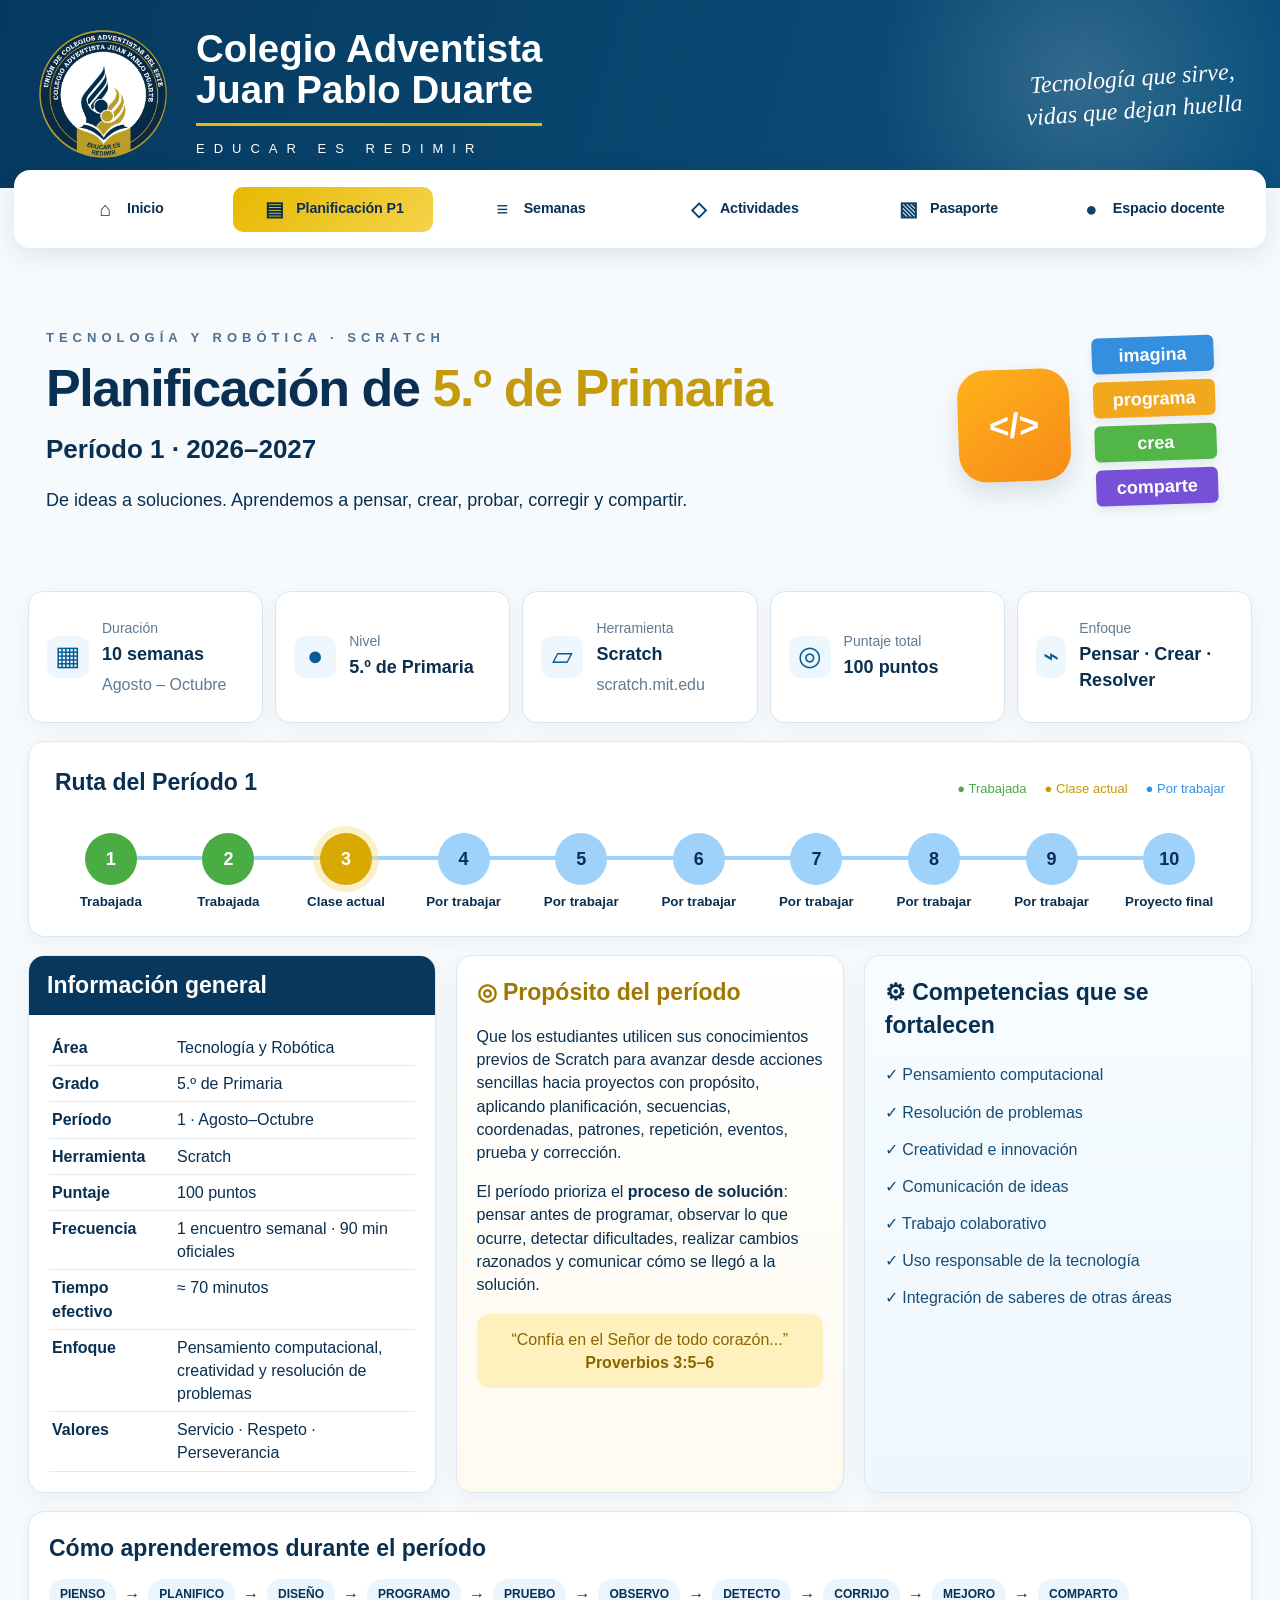
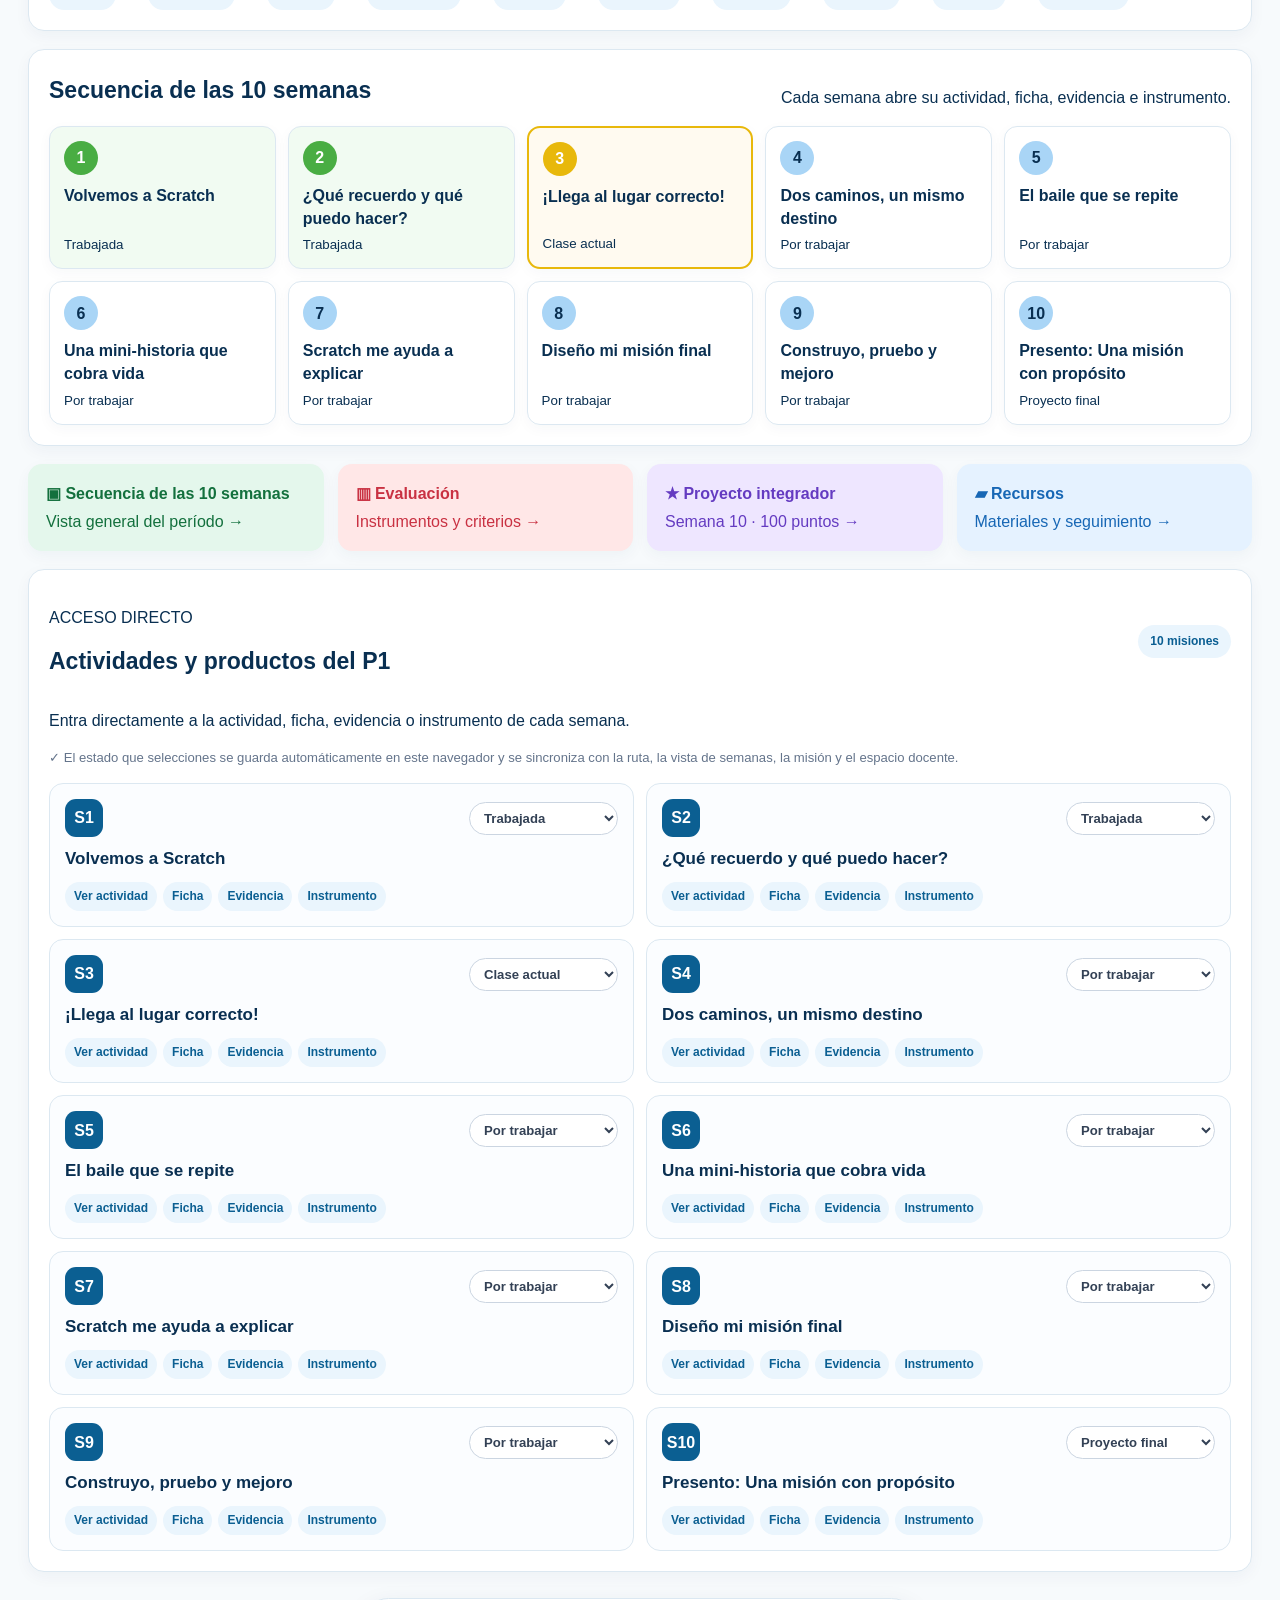
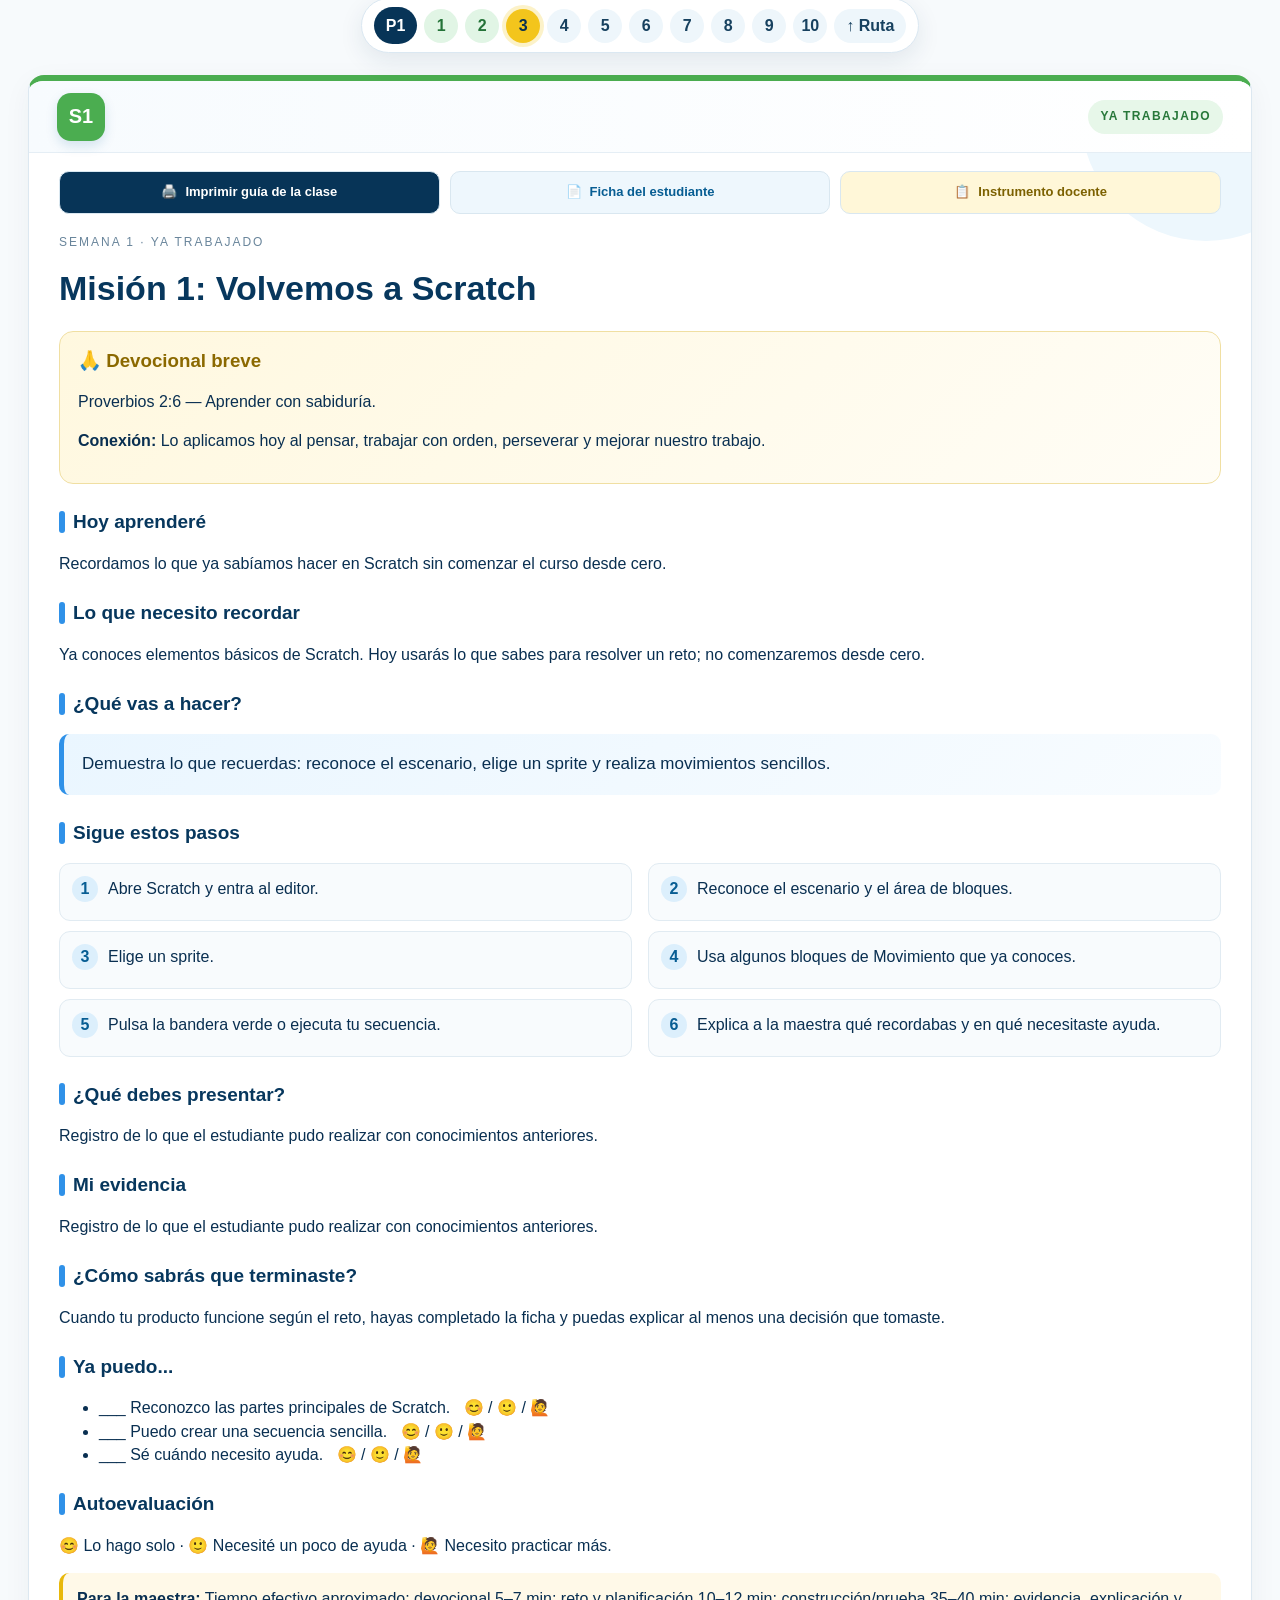
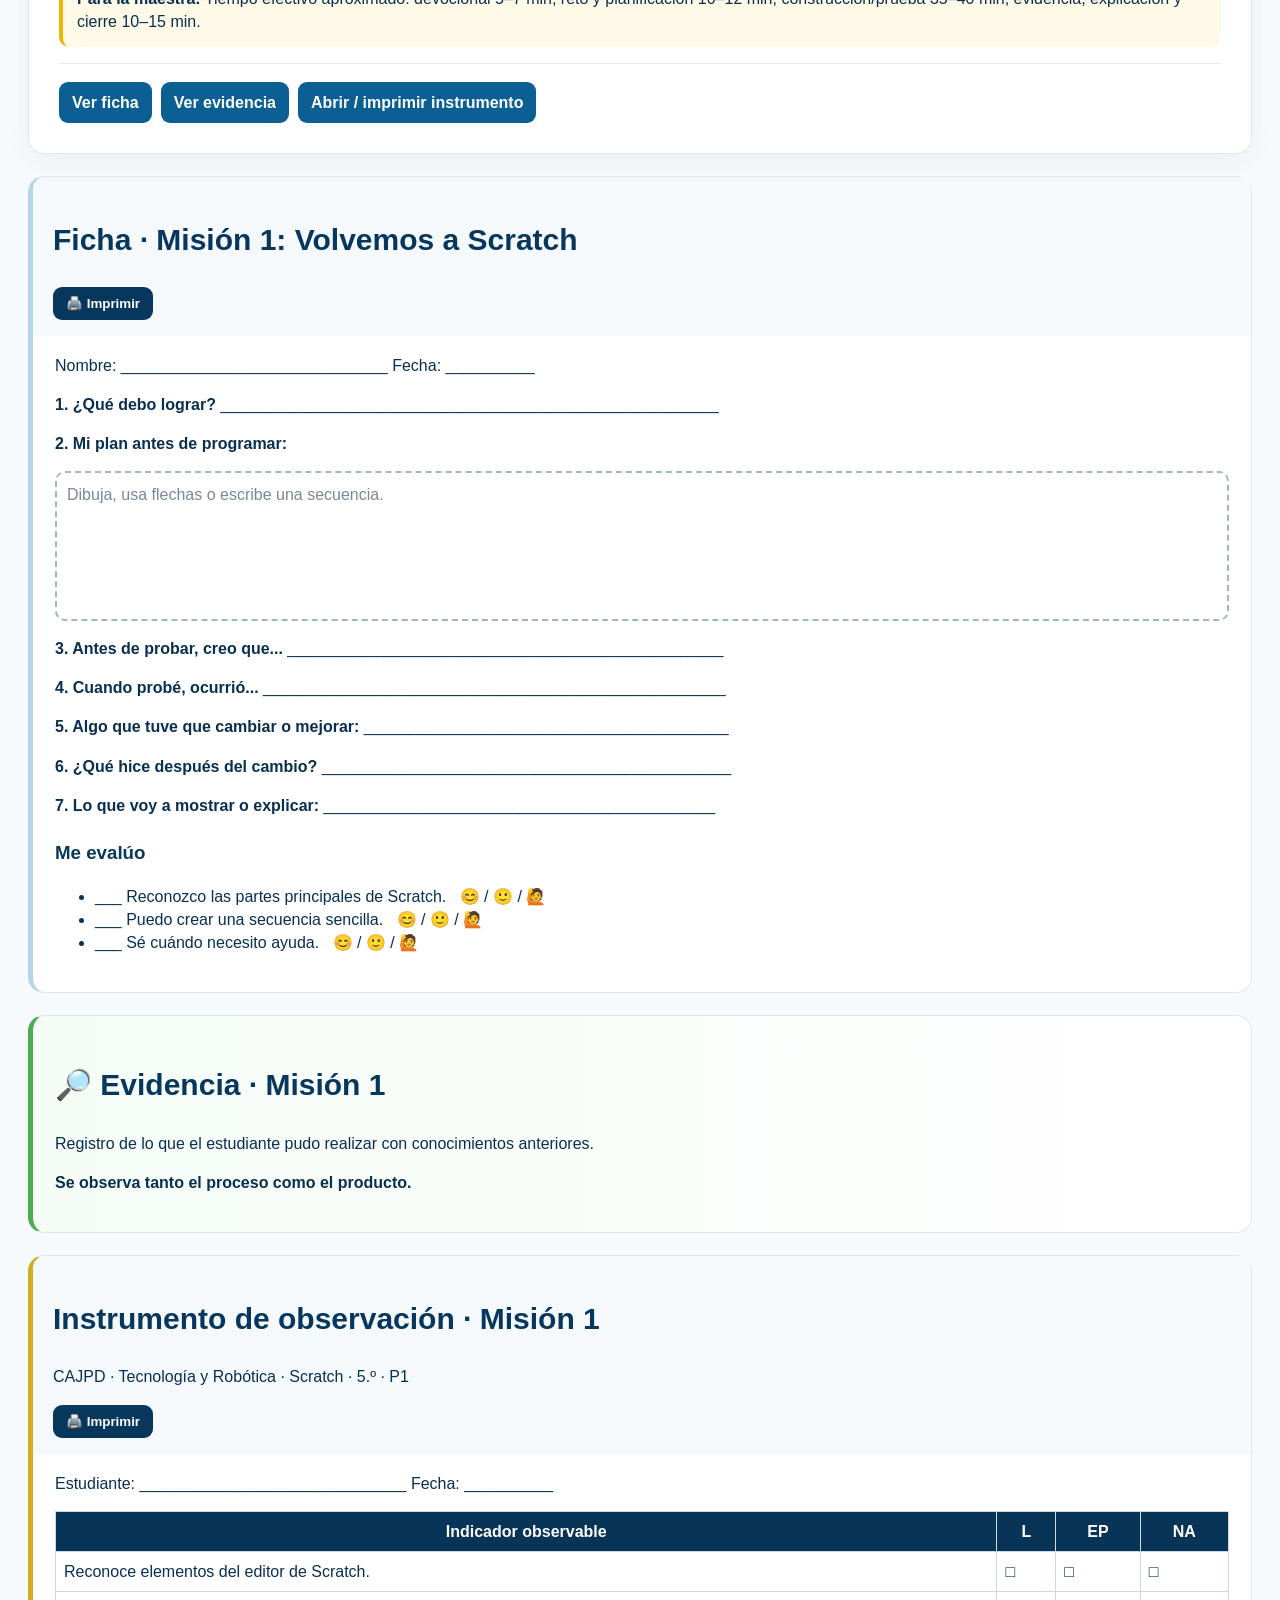
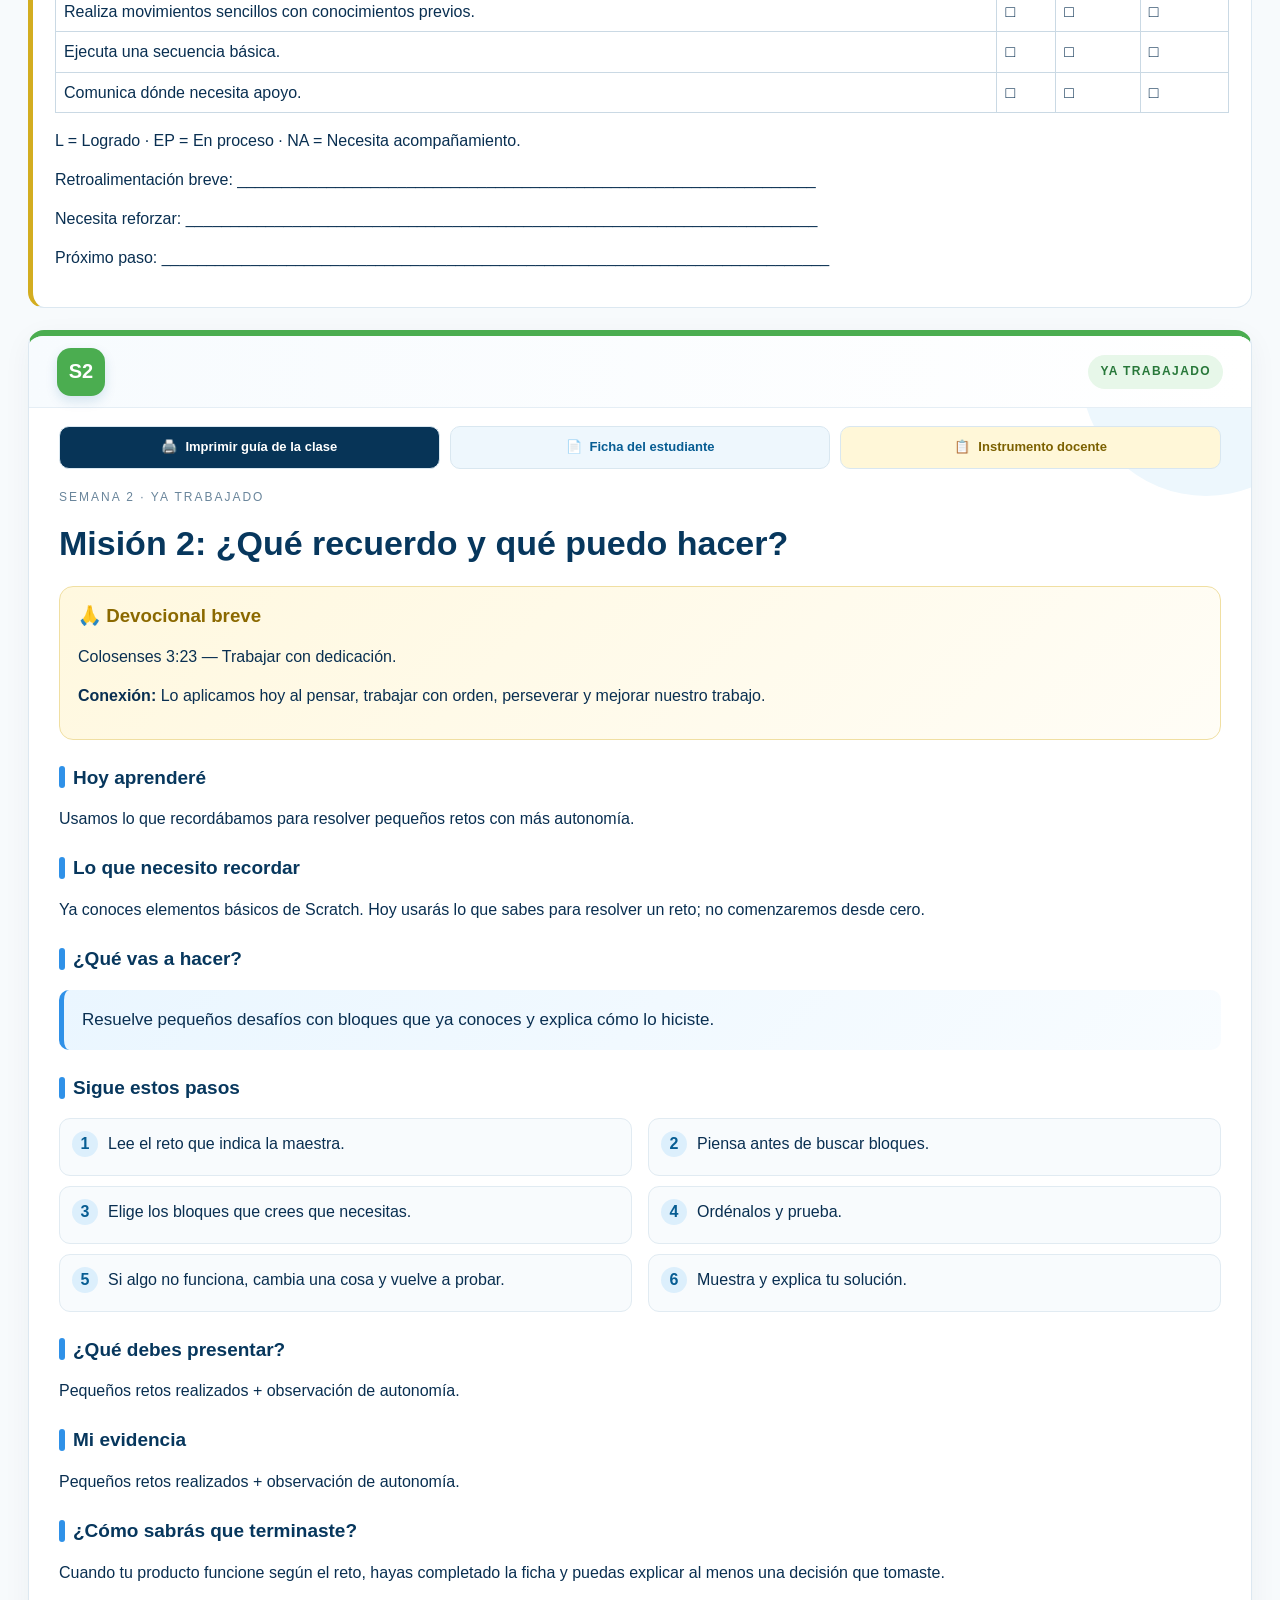
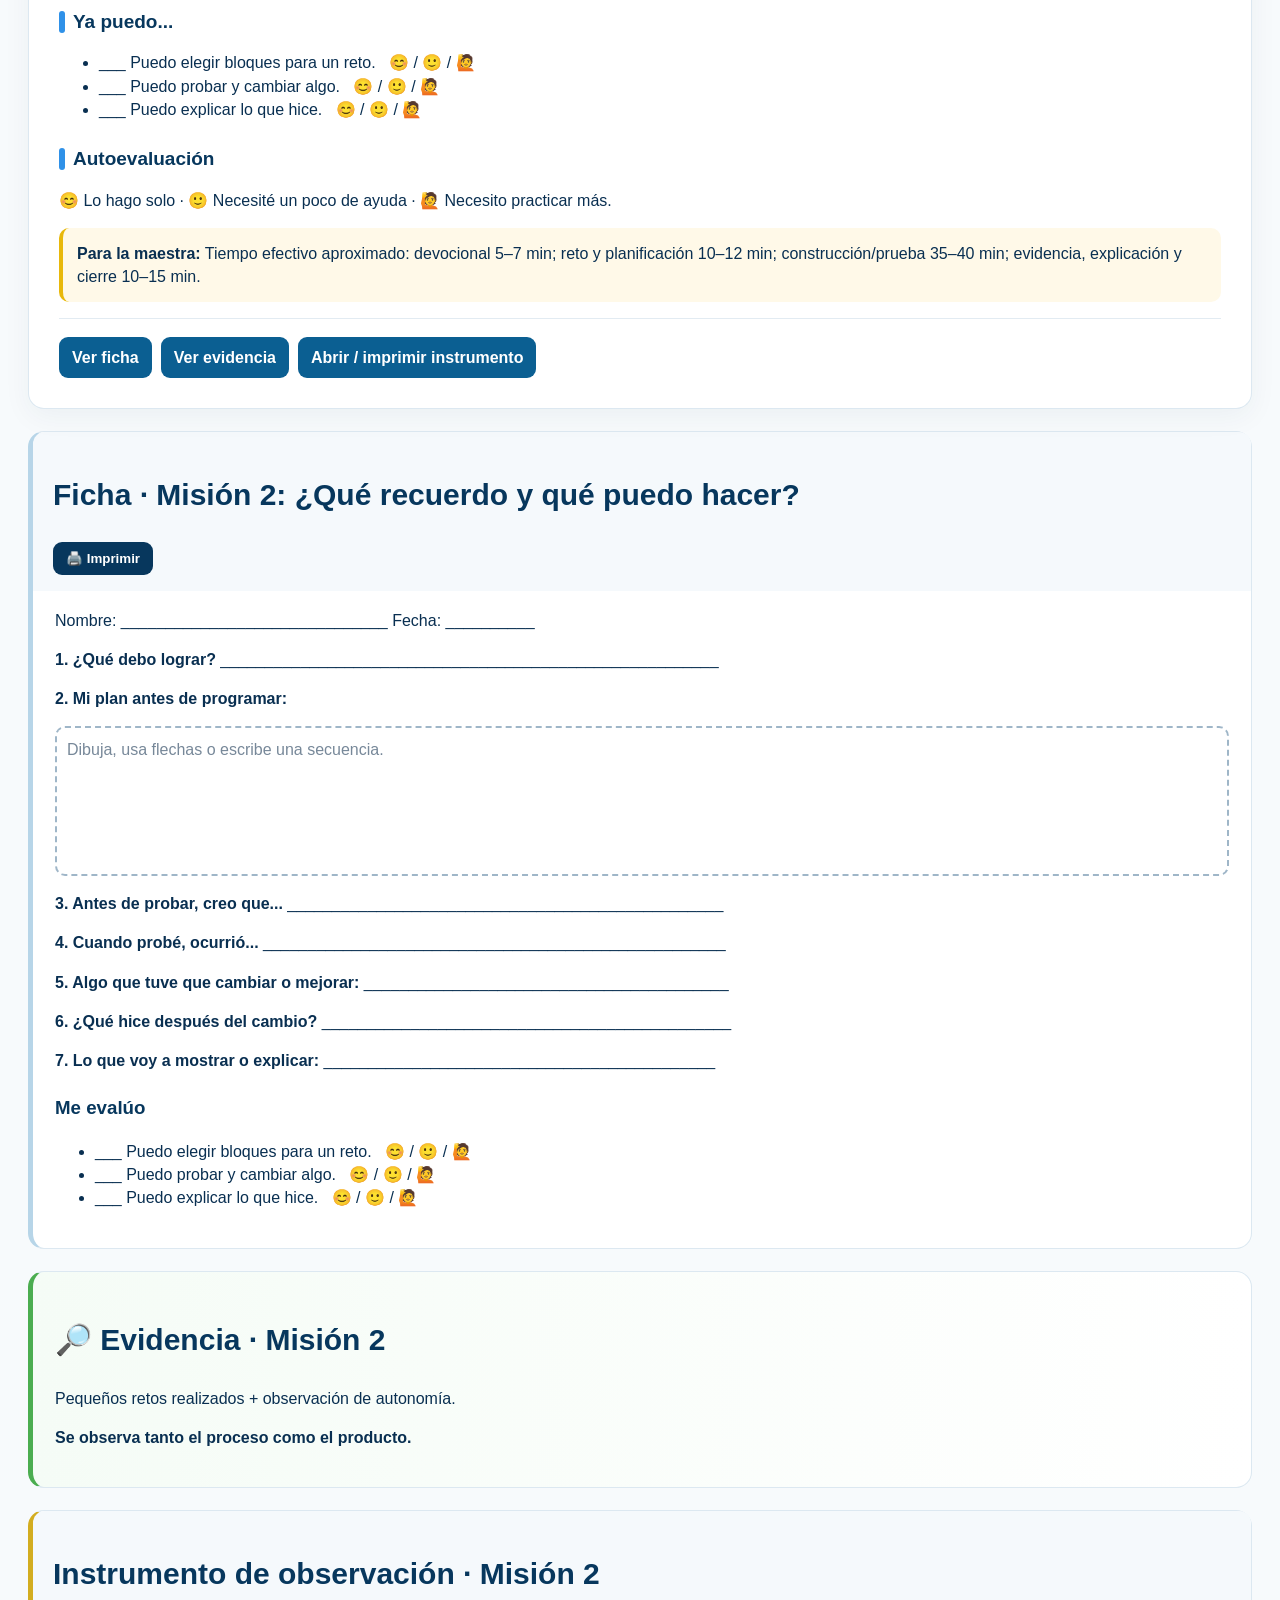
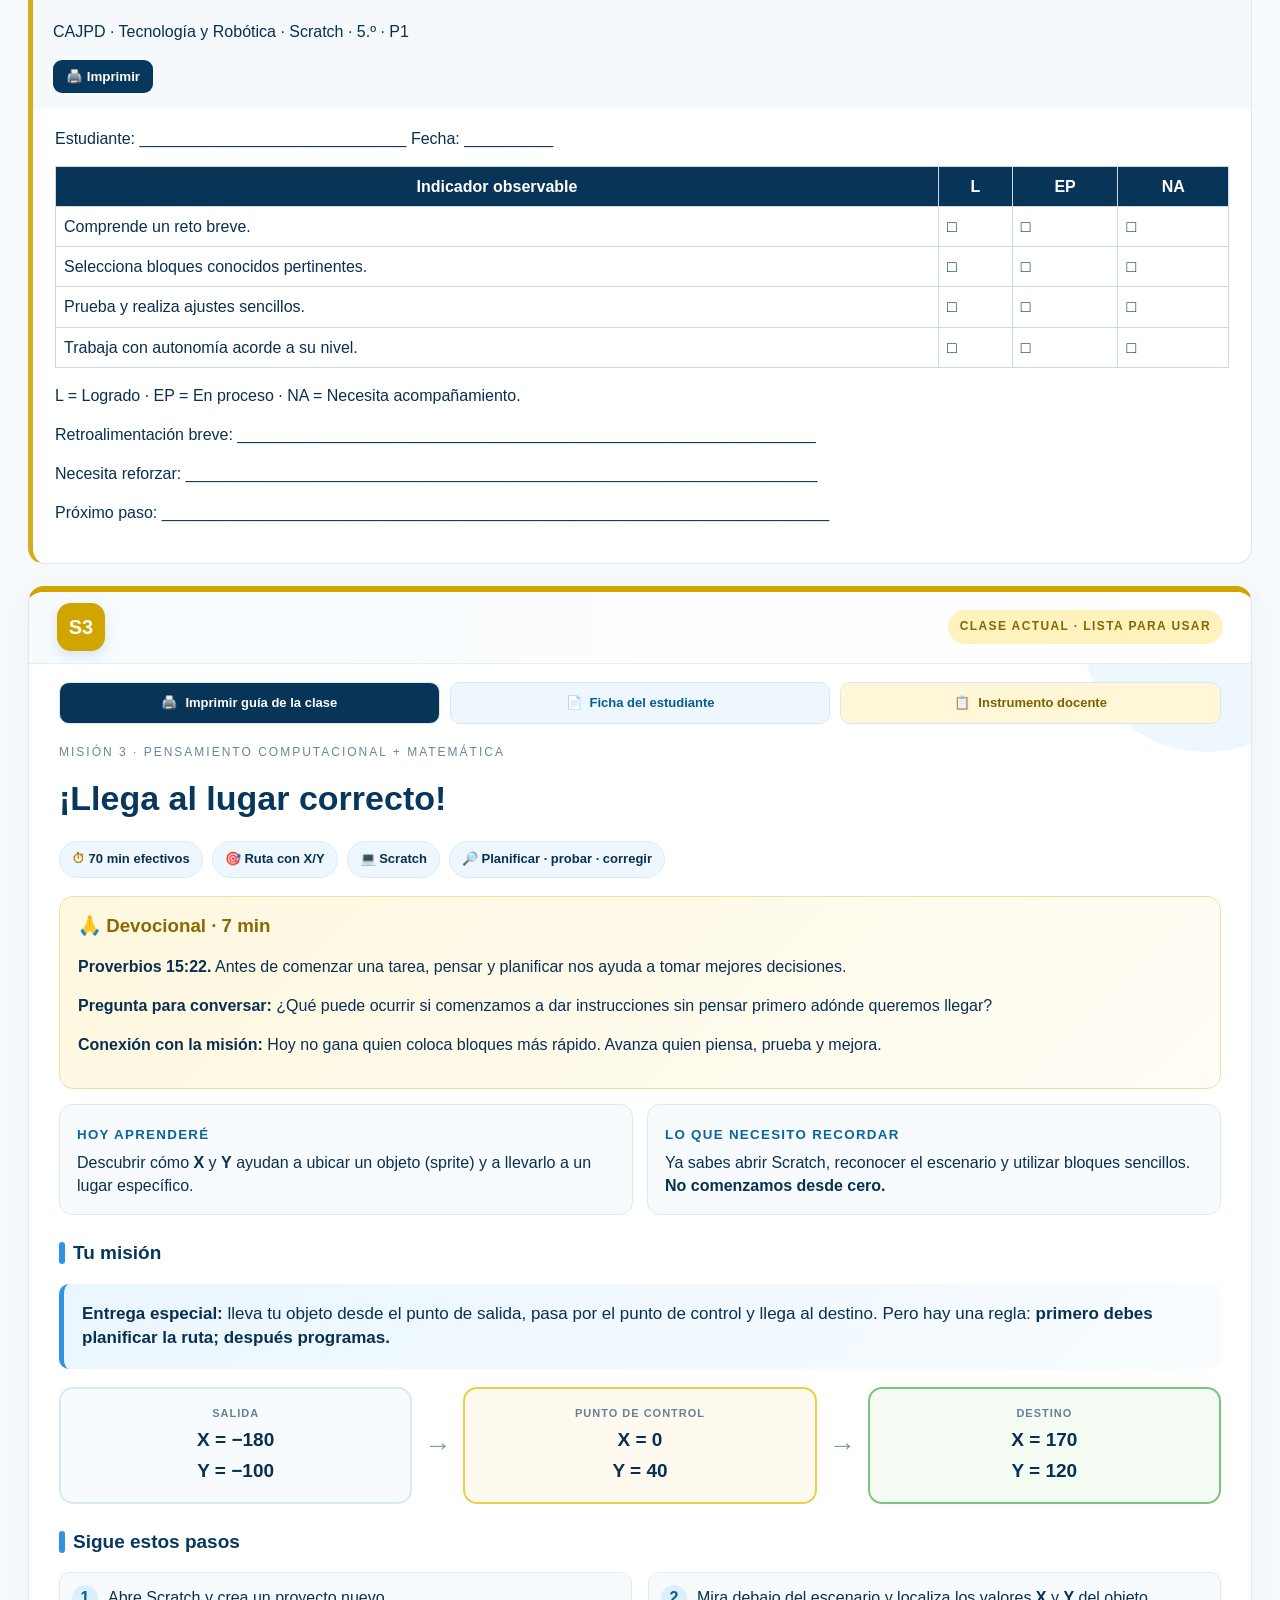
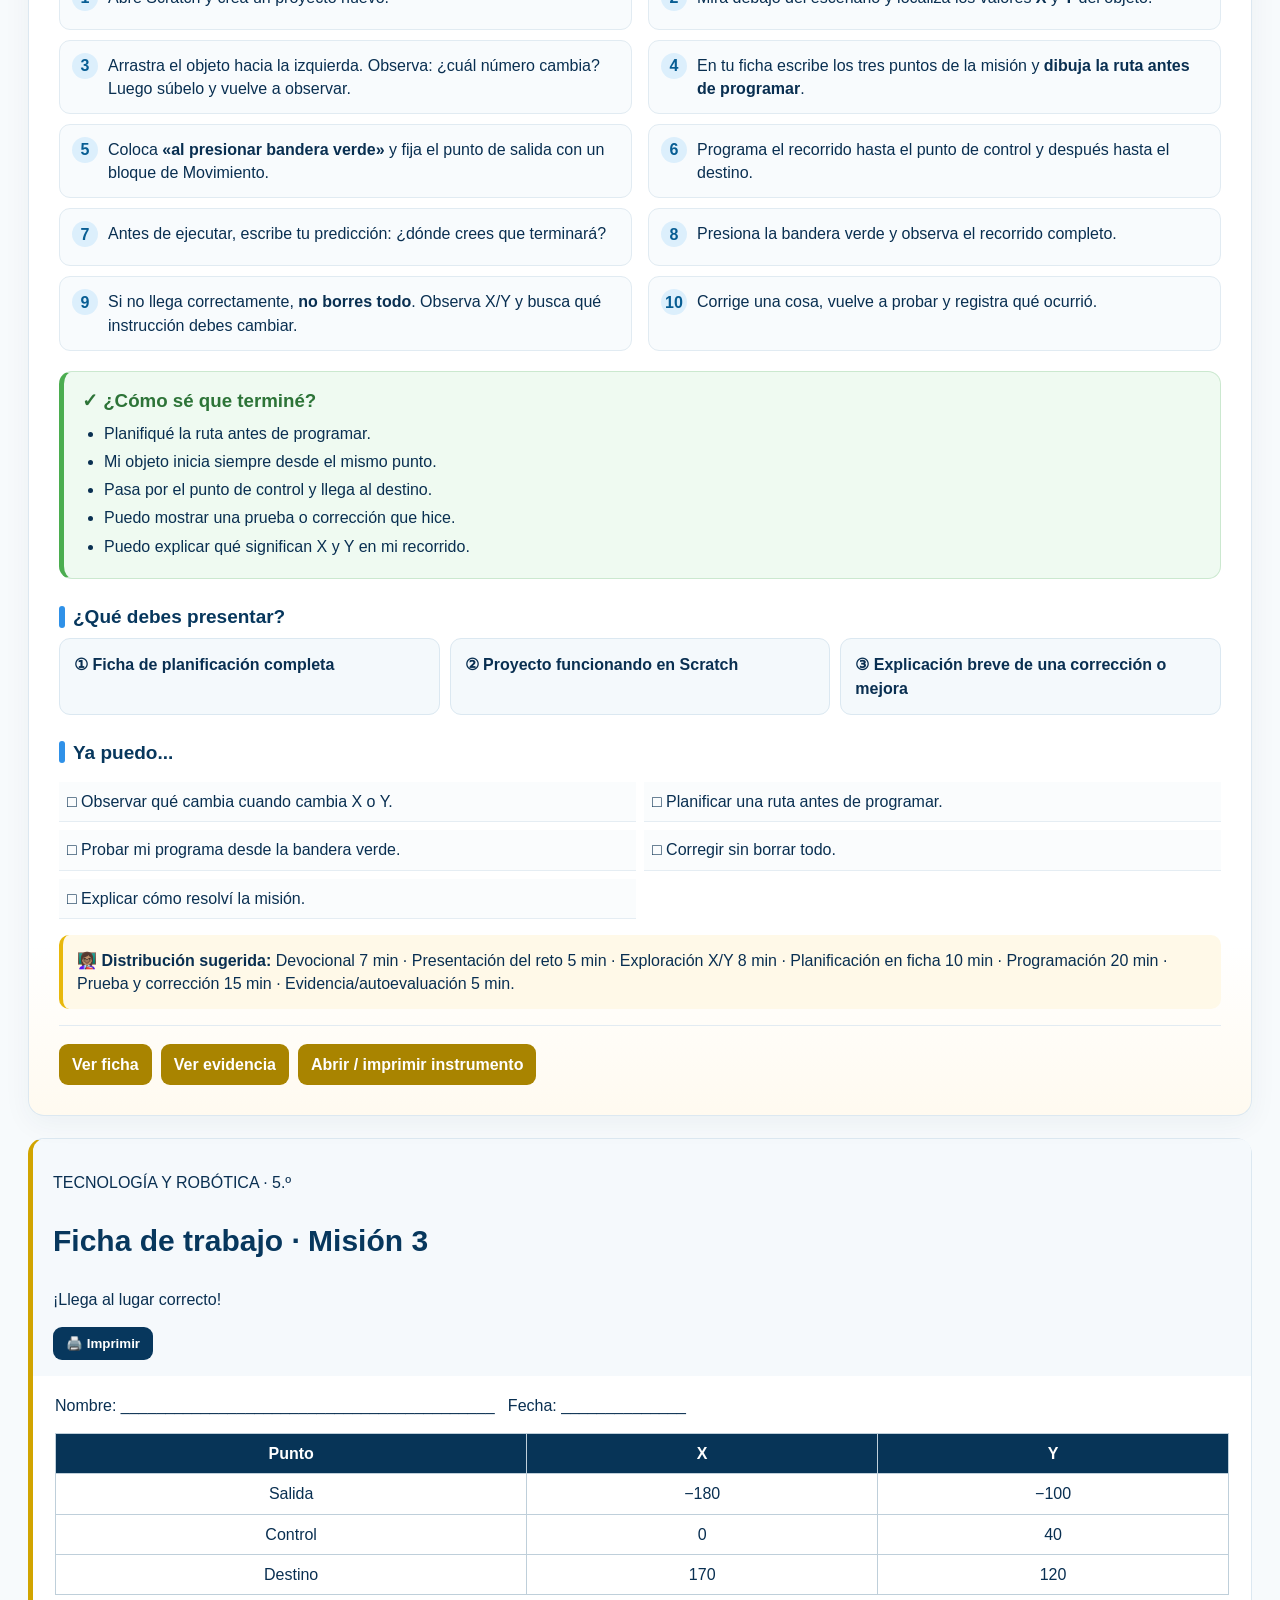
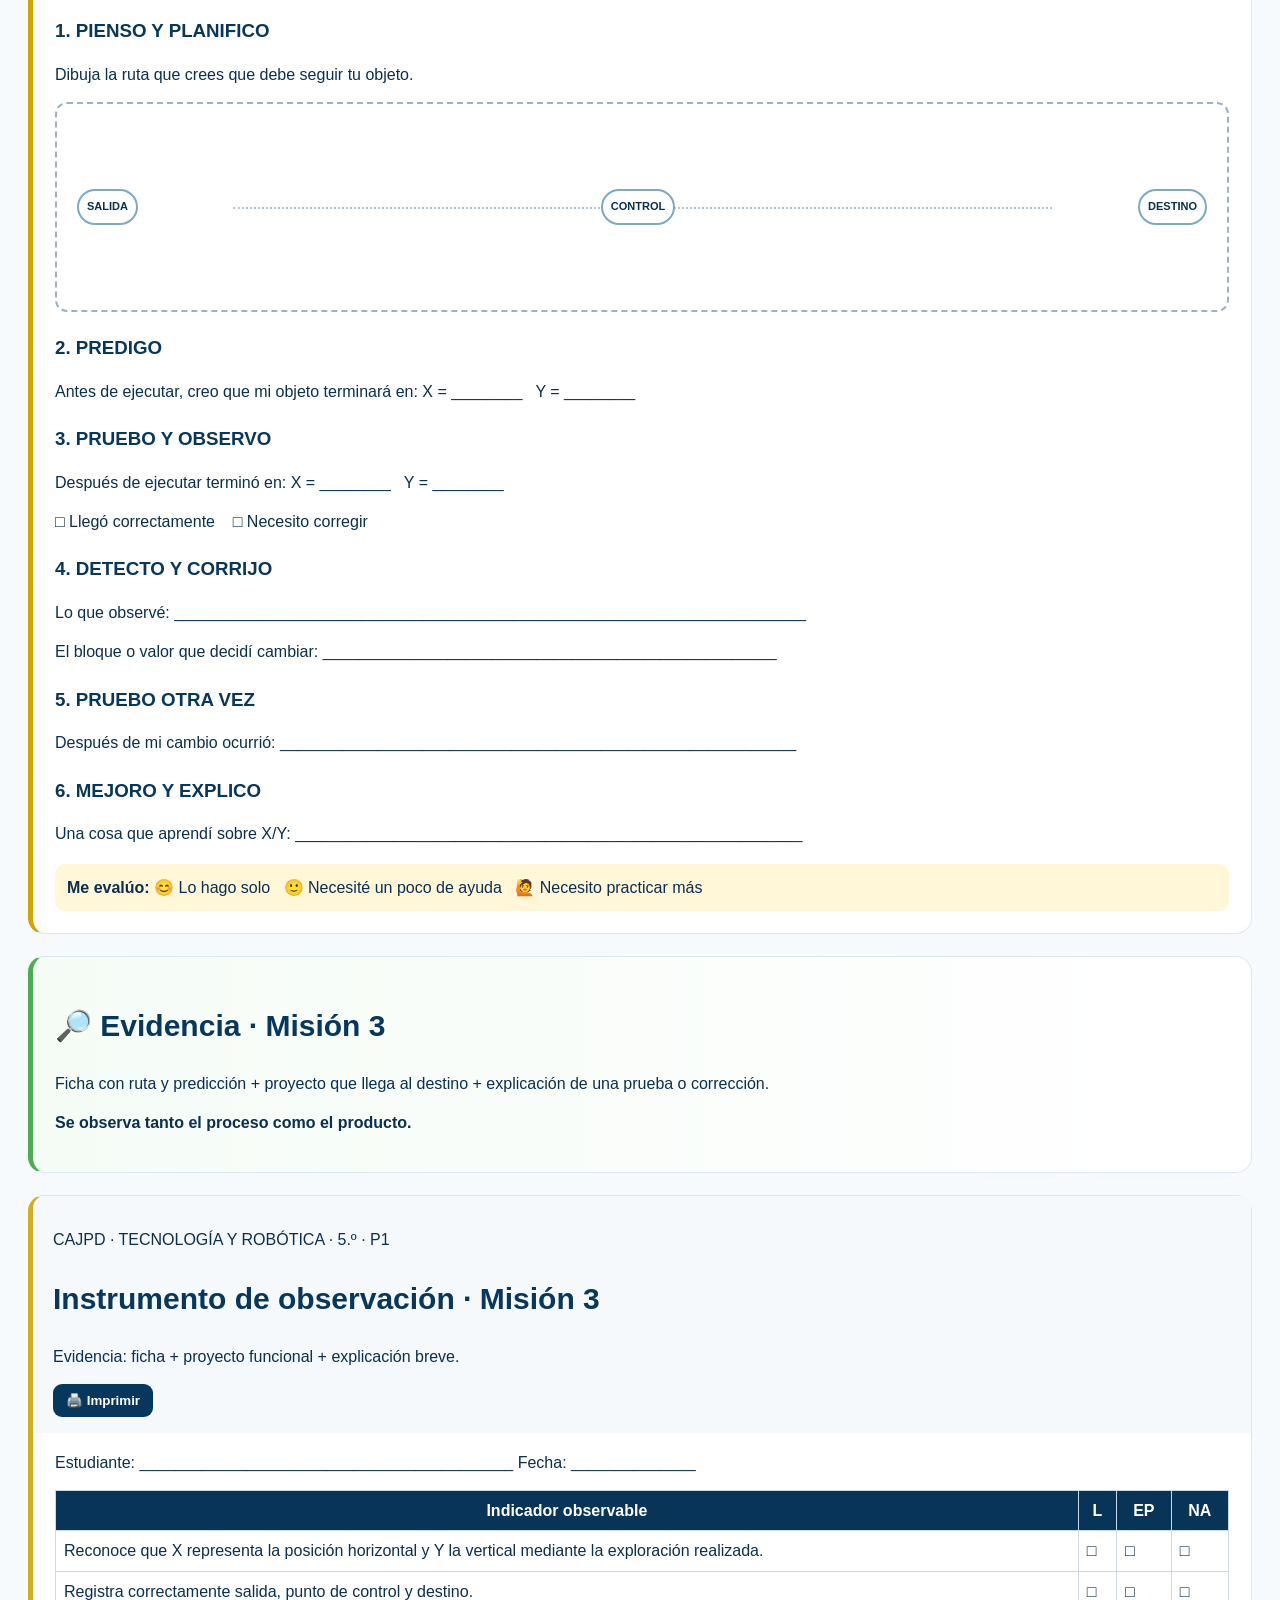
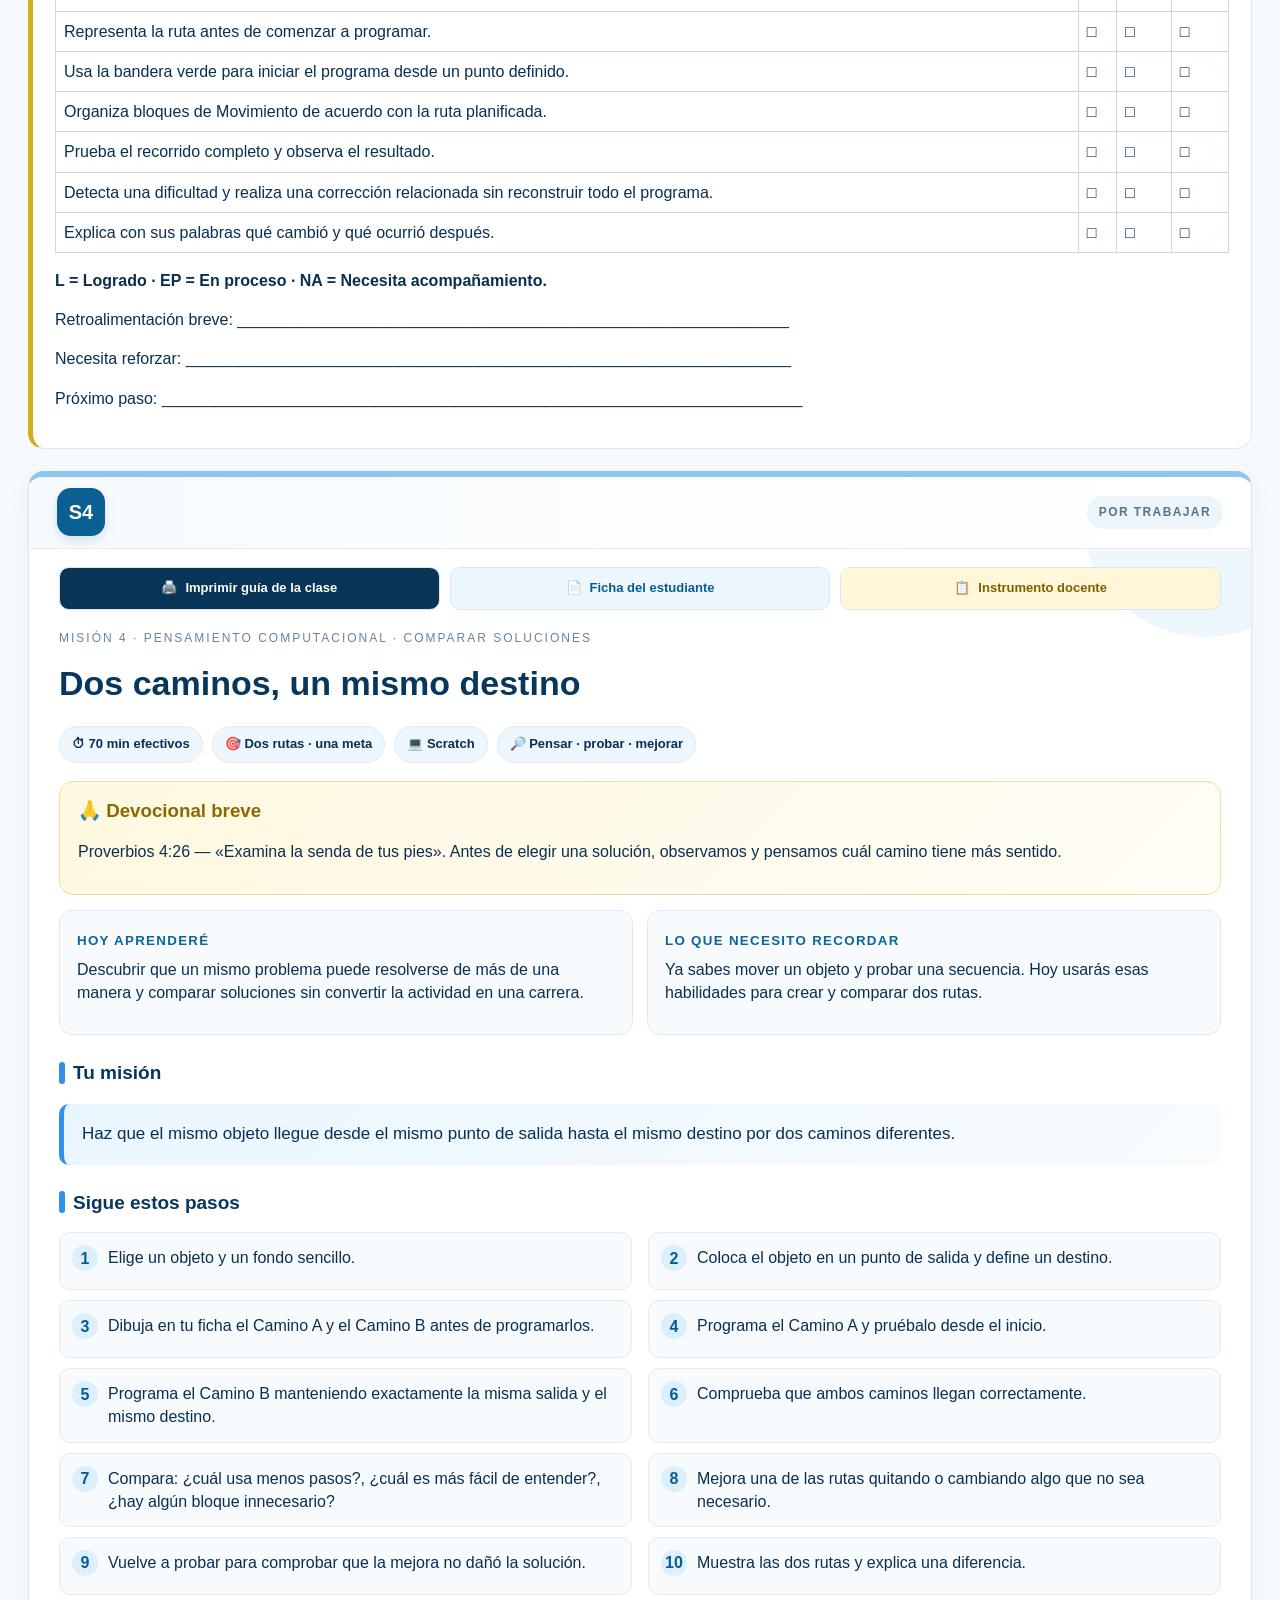
<file: index.html>
<!doctype html><html lang="es"><head><meta charset="utf-8"><meta name="viewport" content="width=device-width,initial-scale=1">
<title>Planificación de 5.º de Primaria · P1 | CAJPD</title>
<link rel="stylesheet" href="css/premium.css"><link rel="stylesheet" href="css/print.css" media="print">  <link rel="stylesheet" href="css/professional-final.css">

<style>
.activity-status-select{
  border:1px solid #cbd5e1;border-radius:999px;background:#fff;color:#334155;
  font:inherit;font-size:.82rem;font-weight:700;padding:7px 30px 7px 10px;max-width:180px;
}
.activity-status-select:focus{outline:3px solid rgba(14,116,144,.18);border-color:#0e7490}
.status-save-note{font-size:.82rem;color:#64748b;margin:.35rem 0 0}
.teacher-status-select{
  width:100%;min-width:135px;border:1px solid #cbd5e1;border-radius:8px;
  background:#fff;padding:7px;font:inherit;font-size:.9rem
}
@media(max-width:700px){
  .activity-card-head{align-items:flex-start;gap:8px}
  .activity-status-select{max-width:155px}
}
</style>
</head><body>
<header class="institutional">
 <div class="topbrand"><img src="assets/logo-cajpd.png" alt="Logo Colegio Adventista Juan Pablo Duarte">
 <div><h1>Colegio Adventista<br>Juan Pablo Duarte</h1><p>EDUCAR ES REDIMIR</p></div>
 <div class="motto">Tecnología que sirve,<br><em>vidas que dejan huella</em></div></div>
</header>
<nav class="mainnav"><a href="#inicio"><span class="navicon">⌂</span><span>Inicio</span></a><a class="selected" href="#planificacion"><span class="navicon">▤</span><span>Planificación P1</span></a><a href="#semanas"><span class="navicon">≡</span><span>Semanas</span></a><a href="#actividades"><span class="navicon">◇</span><span>Actividades</span></a><a href="#pasaporte"><span class="navicon">▧</span><span>Pasaporte</span></a><a href="#docente"><span class="navicon">●</span><span>Espacio docente</span></a></nav>
<main>
<section id="inicio" class="planning-hero">
 <div><p class="kicker">TECNOLOGÍA Y ROBÓTICA · SCRATCH</p><h2>Planificación de <strong>5.º de Primaria</strong></h2><h3>Período 1 · 2026–2027</h3><p>De ideas a soluciones. Aprendemos a pensar, crear, probar, corregir y compartir.</p></div>
 <div class="scratch-visual"><div class="code-mark" aria-hidden="true">&lt;/&gt;</div><span>imagina</span><span>programa</span><span>crea</span><span>comparte</span></div>
</section>

<section class="stats">
 <article><i class="uiicon">▦</i><div><small>Duración</small><b>10 semanas</b><span>Agosto – Octubre</span></div></article>
 <article><i class="uiicon">●</i><div><small>Nivel</small><b>5.º de Primaria</b></div></article>
 <article><i class="uiicon">▱</i><div><small>Herramienta</small><b>Scratch</b><span>scratch.mit.edu</span></div></article>
 <article><i class="uiicon">◎</i><div><small>Puntaje total</small><b>100 puntos</b></div></article>
 <article><i class="uiicon">⌁</i><div><small>Enfoque</small><b>Pensar · Crear · Resolver</b></div></article>
</section>

<section id="planificacion" class="route-card">
 <div class="section-title"><h3>Ruta del Período 1</h3><div class="legend"><span>● Trabajada</span><span>● Clase actual</span><span>● Por trabajar</span></div></div>
 <div class="route">
  <a href="#semana1" class="node worked"><b>1</b><small>Trabajada</small></a><a href="#semana2" class="node worked"><b>2</b><small>Trabajada</small></a><a href="#semana3" class="node current"><b>3</b><small>Clase actual</small></a><a href="#semana4" class="node future"><b>4</b><small>Por trabajar</small></a><a href="#semana5" class="node future"><b>5</b><small>Por trabajar</small></a><a href="#semana6" class="node future"><b>6</b><small>Por trabajar</small></a><a href="#semana7" class="node future"><b>7</b><small>Por trabajar</small></a><a href="#semana8" class="node future"><b>8</b><small>Por trabajar</small></a><a href="#semana9" class="node future"><b>9</b><small>Por trabajar</small></a><a href="#semana10" class="node future"><b>10</b><small>Por trabajar</small></a>
 </div>
</section>

<section class="planning-grid">
 <article class="info cardbox"><h3>Información general</h3>
 <dl><dt>Área</dt><dd>Tecnología y Robótica</dd><dt>Grado</dt><dd>5.º de Primaria</dd><dt>Período</dt><dd>1 · Agosto–Octubre</dd><dt>Herramienta</dt><dd>Scratch</dd><dt>Puntaje</dt><dd>100 puntos</dd><dt>Frecuencia</dt><dd>1 encuentro semanal · 90 min oficiales</dd><dt>Tiempo efectivo</dt><dd>≈ 70 minutos</dd><dt>Enfoque</dt><dd>Pensamiento computacional, creatividad y resolución de problemas</dd><dt>Valores</dt><dd>Servicio · Respeto · Perseverancia</dd></dl></article>
 <article class="purpose cardbox"><h3>◎ Propósito del período</h3><p>Que los estudiantes utilicen sus conocimientos previos de Scratch para avanzar desde acciones sencillas hacia proyectos con propósito, aplicando planificación, secuencias, coordenadas, patrones, repetición, eventos, prueba y corrección.</p><p>El período prioriza el <strong>proceso de solución</strong>: pensar antes de programar, observar lo que ocurre, detectar dificultades, realizar cambios razonados y comunicar cómo se llegó a la solución.</p><blockquote>“Confía en el Señor de todo corazón...”<br><b>Proverbios 3:5–6</b></blockquote></article>
 <article class="skillsbox cardbox"><h3>⚙ Competencias que se fortalecen</h3><ul><li>✓ Pensamiento computacional</li><li>✓ Resolución de problemas</li><li>✓ Creatividad e innovación</li><li>✓ Comunicación de ideas</li><li>✓ Trabajo colaborativo</li><li>✓ Uso responsable de la tecnología</li><li>✓ Integración de saberes de otras áreas</li></ul></article>
</section>

<section class="method cardbox"><h3>Cómo aprenderemos durante el período</h3><div class="process"><span>PIENSO</span><b>→</b><span>PLANIFICO</span><b>→</b><span>DISEÑO</span><b>→</b><span>PROGRAMO</span><b>→</b><span>PRUEBO</span><b>→</b><span>OBSERVO</span><b>→</b><span>DETECTO</span><b>→</b><span>CORRIJO</span><b>→</b><span>MEJORO</span><b>→</b><span>COMPARTO</span></div></section>

<section id="semanas" class="weeks-overview"><div class="section-title"><h3>Secuencia de las 10 semanas</h3><p>Cada semana abre su actividad, ficha, evidencia e instrumento.</p></div><div class="week-grid"><a class="week-mini worked" href="#semana1"><span>1</span><b>Volvemos a Scratch</b><small>Trabajada</small></a><a class="week-mini worked" href="#semana2"><span>2</span><b>¿Qué recuerdo y qué puedo hacer?</b><small>Trabajada</small></a><a class="week-mini current" href="#semana3"><span>3</span><b>¡Llega al lugar correcto!</b><small>Clase actual</small></a><a class="week-mini future" href="#semana4"><span>4</span><b>Dos caminos, un mismo destino</b><small>Por trabajar</small></a><a class="week-mini future" href="#semana5"><span>5</span><b>El baile que se repite</b><small>Por trabajar</small></a><a class="week-mini future" href="#semana6"><span>6</span><b>Una mini-historia que cobra vida</b><small>Por trabajar</small></a><a class="week-mini future" href="#semana7"><span>7</span><b>Scratch me ayuda a explicar</b><small>Por trabajar</small></a><a class="week-mini future" href="#semana8"><span>8</span><b>Diseño mi misión final</b><small>Por trabajar</small></a><a class="week-mini future" href="#semana9"><span>9</span><b>Construyo, pruebo y mejoro</b><small>Por trabajar</small></a><a class="week-mini future" href="#semana10"><span>10</span><b>Presento: Una misión con propósito</b><small>Por trabajar</small></a></div></section>

<section class="quick">
 <a href="#semanas"><b>▣ Secuencia de las 10 semanas</b><span>Vista general del período →</span></a>
 <a href="#instrumento3"><b>▥ Evaluación</b><span>Instrumentos y criterios →</span></a>
 <a href="#semana10"><b>★ Proyecto integrador</b><span>Semana 10 · 100 puntos →</span></a>
 <a href="#docente"><b>▰ Recursos</b><span>Materiales y seguimiento →</span></a>
</section>

<section id="actividades" class="cardbox activity-dashboard"><div class="section-title"><div><p class="eyebrow">ACCESO DIRECTO</p><h3>Actividades y productos del P1</h3></div><span class="dashboard-badge">10 misiones</span></div>
<p>Entra directamente a la actividad, ficha, evidencia o instrumento de cada semana.</p><p class="status-save-note">✓ El estado que selecciones se guarda automáticamente en este navegador y se sincroniza con la ruta, la vista de semanas, la misión y el espacio docente.</p><div class="activity-grid"><article class="activity-card">
<div class="activity-card-head"><span>S1</span><select class="activity-status-select" data-week="1" aria-label="Estado de la semana 1">
<option>Por trabajar</option><option>Próxima</option><option>Clase actual</option><option>Trabajada</option><option>Evaluada</option><option>Cerrada</option><option>Proyecto final</option>
</select></div>
<h4>Volvemos a Scratch</h4>
<div class="activity-links"><a href="#semana1">Ver actividad</a><a href="#ficha1">Ficha</a><a href="#evidencia1">Evidencia</a><a href="#instrumento1">Instrumento</a></div></article><article class="activity-card">
<div class="activity-card-head"><span>S2</span><select class="activity-status-select" data-week="2" aria-label="Estado de la semana 2">
<option>Por trabajar</option><option>Próxima</option><option>Clase actual</option><option>Trabajada</option><option>Evaluada</option><option>Cerrada</option><option>Proyecto final</option>
</select></div>
<h4>¿Qué recuerdo y qué puedo hacer?</h4>
<div class="activity-links"><a href="#semana2">Ver actividad</a><a href="#ficha2">Ficha</a><a href="#evidencia2">Evidencia</a><a href="#instrumento2">Instrumento</a></div></article><article class="activity-card">
<div class="activity-card-head"><span>S3</span><select class="activity-status-select" data-week="3" aria-label="Estado de la semana 3">
<option>Por trabajar</option><option>Próxima</option><option>Clase actual</option><option>Trabajada</option><option>Evaluada</option><option>Cerrada</option><option>Proyecto final</option>
</select></div>
<h4>¡Llega al lugar correcto!</h4>
<div class="activity-links"><a href="#semana3">Ver actividad</a><a href="#ficha3">Ficha</a><a href="#evidencia3">Evidencia</a><a href="#instrumento3">Instrumento</a></div></article><article class="activity-card">
<div class="activity-card-head"><span>S4</span><select class="activity-status-select" data-week="4" aria-label="Estado de la semana 4">
<option>Por trabajar</option><option>Próxima</option><option>Clase actual</option><option>Trabajada</option><option>Evaluada</option><option>Cerrada</option><option>Proyecto final</option>
</select></div>
<h4>Dos caminos, un mismo destino</h4>
<div class="activity-links"><a href="#semana4">Ver actividad</a><a href="#ficha4">Ficha</a><a href="#evidencia4">Evidencia</a><a href="#instrumento4">Instrumento</a></div></article><article class="activity-card">
<div class="activity-card-head"><span>S5</span><select class="activity-status-select" data-week="5" aria-label="Estado de la semana 5">
<option>Por trabajar</option><option>Próxima</option><option>Clase actual</option><option>Trabajada</option><option>Evaluada</option><option>Cerrada</option><option>Proyecto final</option>
</select></div>
<h4>El baile que se repite</h4>
<div class="activity-links"><a href="#semana5">Ver actividad</a><a href="#ficha5">Ficha</a><a href="#evidencia5">Evidencia</a><a href="#instrumento5">Instrumento</a></div></article><article class="activity-card">
<div class="activity-card-head"><span>S6</span><select class="activity-status-select" data-week="6" aria-label="Estado de la semana 6">
<option>Por trabajar</option><option>Próxima</option><option>Clase actual</option><option>Trabajada</option><option>Evaluada</option><option>Cerrada</option><option>Proyecto final</option>
</select></div>
<h4>Una mini-historia que cobra vida</h4>
<div class="activity-links"><a href="#semana6">Ver actividad</a><a href="#ficha6">Ficha</a><a href="#evidencia6">Evidencia</a><a href="#instrumento6">Instrumento</a></div></article><article class="activity-card">
<div class="activity-card-head"><span>S7</span><select class="activity-status-select" data-week="7" aria-label="Estado de la semana 7">
<option>Por trabajar</option><option>Próxima</option><option>Clase actual</option><option>Trabajada</option><option>Evaluada</option><option>Cerrada</option><option>Proyecto final</option>
</select></div>
<h4>Scratch me ayuda a explicar</h4>
<div class="activity-links"><a href="#semana7">Ver actividad</a><a href="#ficha7">Ficha</a><a href="#evidencia7">Evidencia</a><a href="#instrumento7">Instrumento</a></div></article><article class="activity-card">
<div class="activity-card-head"><span>S8</span><select class="activity-status-select" data-week="8" aria-label="Estado de la semana 8">
<option>Por trabajar</option><option>Próxima</option><option>Clase actual</option><option>Trabajada</option><option>Evaluada</option><option>Cerrada</option><option>Proyecto final</option>
</select></div>
<h4>Diseño mi misión final</h4>
<div class="activity-links"><a href="#semana8">Ver actividad</a><a href="#ficha8">Ficha</a><a href="#evidencia8">Evidencia</a><a href="#instrumento8">Instrumento</a></div></article><article class="activity-card">
<div class="activity-card-head"><span>S9</span><select class="activity-status-select" data-week="9" aria-label="Estado de la semana 9">
<option>Por trabajar</option><option>Próxima</option><option>Clase actual</option><option>Trabajada</option><option>Evaluada</option><option>Cerrada</option><option>Proyecto final</option>
</select></div>
<h4>Construyo, pruebo y mejoro</h4>
<div class="activity-links"><a href="#semana9">Ver actividad</a><a href="#ficha9">Ficha</a><a href="#evidencia9">Evidencia</a><a href="#instrumento9">Instrumento</a></div></article><article class="activity-card">
<div class="activity-card-head"><span>S10</span><select class="activity-status-select" data-week="10" aria-label="Estado de la semana 10">
<option>Por trabajar</option><option>Próxima</option><option>Clase actual</option><option>Trabajada</option><option>Evaluada</option><option>Cerrada</option><option>Proyecto final</option>
</select></div>
<h4>Presento: Una misión con propósito</h4>
<div class="activity-links"><a href="#semana10">Ver actividad</a><a href="#ficha10">Ficha</a><a href="#evidencia10">Evidencia</a><a href="#instrumento10">Instrumento</a></div></article></div></section>

<nav class="period-nav" aria-label="Navegación por semanas"><b>P1</b><a href="#semana1" class="done">1</a><a href="#semana2" class="done">2</a><a href="#semana3" class="now">3</a><a href="#semana4" class="">4</a><a href="#semana5" class="">5</a><a href="#semana6" class="">6</a><a href="#semana7" class="">7</a><a href="#semana8" class="">8</a><a href="#semana9" class="">9</a><a href="#semana10" class="">10</a><a href="#semanas" class="back">↑ Ruta</a></nav><section id="semana1" class="panel mission mission-worked" data-week="1"><div class="mission-top"><div class="week-number">S1</div><div class="mission-status">YA TRABAJADO</div></div><div class="print-actions no-print">
<a href="javascript:void(0)" onclick="printSection('semana1')" class="print-class">🖨️ <span>Imprimir guía de la clase</span></a>
<a href="#ficha1" class="print-student">📄 <span>Ficha del estudiante</span></a>
<a href="#instrumento1" class="print-teacher">📋 <span>Instrumento docente</span></a>
</div>
<p class="eyebrow">SEMANA 1 · YA TRABAJADO</p><h2>Misión 1: Volvemos a Scratch</h2>
<div class="devotional"><h3>🙏 Devocional breve</h3><p>Proverbios 2:6 — Aprender con sabiduría.</p><p><strong>Conexión:</strong> Lo aplicamos hoy al pensar, trabajar con orden, perseverar y mejorar nuestro trabajo.</p></div>
<h3>Hoy aprenderé</h3><p>Recordamos lo que ya sabíamos hacer en Scratch sin comenzar el curso desde cero.</p>
<h3>Lo que necesito recordar</h3><p>Ya conoces elementos básicos de Scratch. Hoy usarás lo que sabes para resolver un reto; no comenzaremos desde cero.</p>
<h3>¿Qué vas a hacer?</h3><p class="challenge">Demuestra lo que recuerdas: reconoce el escenario, elige un sprite y realiza movimientos sencillos.</p>
<h3>Sigue estos pasos</h3><ol class="steps"><li>Abre Scratch y entra al editor.</li><li>Reconoce el escenario y el área de bloques.</li><li>Elige un sprite.</li><li>Usa algunos bloques de Movimiento que ya conoces.</li><li>Pulsa la bandera verde o ejecuta tu secuencia.</li><li>Explica a la maestra qué recordabas y en qué necesitaste ayuda.</li></ol>
<h3>¿Qué debes presentar?</h3><p>Registro de lo que el estudiante pudo realizar con conocimientos anteriores.</p>
<h3>Mi evidencia</h3><p>Registro de lo que el estudiante pudo realizar con conocimientos anteriores.</p>
<h3>¿Cómo sabrás que terminaste?</h3><p>Cuando tu producto funcione según el reto, hayas completado la ficha y puedas explicar al menos una decisión que tomaste.</p>
<h3>Ya puedo...</h3><ul><li>___ Reconozco las partes principales de Scratch. &nbsp; 😊 / 🙂 / 🙋</li><li>___ Puedo crear una secuencia sencilla. &nbsp; 😊 / 🙂 / 🙋</li><li>___ Sé cuándo necesito ayuda. &nbsp; 😊 / 🙂 / 🙋</li></ul>
<h3>Autoevaluación</h3><p>😊 Lo hago solo · 🙂 Necesité un poco de ayuda · 🙋 Necesito practicar más.</p>
<div class="teacher-note"><strong>Para la maestra:</strong> Tiempo efectivo aproximado: devocional 5–7 min; reto y planificación 10–12 min; construcción/prueba 35–40 min; evidencia, explicación y cierre 10–15 min.</div>
<div class="actions"><a href="#ficha1">Ver ficha</a><a href="#evidencia1">Ver evidencia</a><a href="#instrumento1">Abrir / imprimir instrumento</a></div>
</section>
<section id="ficha1" class="printable panel">
<div class="print-head"><h2>Ficha · Misión 1: Volvemos a Scratch</h2><button class="btn" onclick="printSection('ficha1')">🖨️ Imprimir</button></div>
<p>Nombre: ______________________________ Fecha: __________</p>
<p><strong>1. ¿Qué debo lograr?</strong> ________________________________________________________</p>
<p><strong>2. Mi plan antes de programar:</strong></p><div class="drawbox">Dibuja, usa flechas o escribe una secuencia.</div>
<p><strong>3. Antes de probar, creo que...</strong> _________________________________________________</p>
<p><strong>4. Cuando probé, ocurrió...</strong> ____________________________________________________</p>
<p><strong>5. Algo que tuve que cambiar o mejorar:</strong> _________________________________________</p>
<p><strong>6. ¿Qué hice después del cambio?</strong> ______________________________________________</p>
<p><strong>7. Lo que voy a mostrar o explicar:</strong> ____________________________________________</p>
<h3>Me evalúo</h3><ul><li>___ Reconozco las partes principales de Scratch. &nbsp; 😊 / 🙂 / 🙋</li><li>___ Puedo crear una secuencia sencilla. &nbsp; 😊 / 🙂 / 🙋</li><li>___ Sé cuándo necesito ayuda. &nbsp; 😊 / 🙂 / 🙋</li></ul>
</section>
<section id="evidencia1" class="panel"><h2>🔎 Evidencia · Misión 1</h2><p>Registro de lo que el estudiante pudo realizar con conocimientos anteriores.</p><p><strong>Se observa tanto el proceso como el producto.</strong></p></section>
<section id="instrumento1" class="printable panel instrument">
<div class="print-head"><div><h2>Instrumento de observación · Misión 1</h2><p>CAJPD · Tecnología y Robótica · Scratch · 5.º · P1</p></div><button class="btn" onclick="printSection('instrumento1')">🖨️ Imprimir</button></div>
<p>Estudiante: ______________________________ Fecha: __________</p><table><thead><tr><th>Indicador observable</th><th>L</th><th>EP</th><th>NA</th></tr></thead><tbody><tr><td>Reconoce elementos del editor de Scratch.</td><td>□</td><td>□</td><td>□</td></tr><tr><td>Realiza movimientos sencillos con conocimientos previos.</td><td>□</td><td>□</td><td>□</td></tr><tr><td>Ejecuta una secuencia básica.</td><td>□</td><td>□</td><td>□</td></tr><tr><td>Comunica dónde necesita apoyo.</td><td>□</td><td>□</td><td>□</td></tr></tbody></table><p>L = Logrado · EP = En proceso · NA = Necesita acompañamiento.</p>
<p>Retroalimentación breve: _________________________________________________________________</p>
<p>Necesita reforzar: _______________________________________________________________________</p>
<p>Próximo paso: ___________________________________________________________________________</p>
</section>
<section id="semana2" class="panel mission mission-worked" data-week="2"><div class="mission-top"><div class="week-number">S2</div><div class="mission-status">YA TRABAJADO</div></div><div class="print-actions no-print">
<a href="javascript:void(0)" onclick="printSection('semana2')" class="print-class">🖨️ <span>Imprimir guía de la clase</span></a>
<a href="#ficha2" class="print-student">📄 <span>Ficha del estudiante</span></a>
<a href="#instrumento2" class="print-teacher">📋 <span>Instrumento docente</span></a>
</div>
<p class="eyebrow">SEMANA 2 · YA TRABAJADO</p><h2>Misión 2: ¿Qué recuerdo y qué puedo hacer?</h2>
<div class="devotional"><h3>🙏 Devocional breve</h3><p>Colosenses 3:23 — Trabajar con dedicación.</p><p><strong>Conexión:</strong> Lo aplicamos hoy al pensar, trabajar con orden, perseverar y mejorar nuestro trabajo.</p></div>
<h3>Hoy aprenderé</h3><p>Usamos lo que recordábamos para resolver pequeños retos con más autonomía.</p>
<h3>Lo que necesito recordar</h3><p>Ya conoces elementos básicos de Scratch. Hoy usarás lo que sabes para resolver un reto; no comenzaremos desde cero.</p>
<h3>¿Qué vas a hacer?</h3><p class="challenge">Resuelve pequeños desafíos con bloques que ya conoces y explica cómo lo hiciste.</p>
<h3>Sigue estos pasos</h3><ol class="steps"><li>Lee el reto que indica la maestra.</li><li>Piensa antes de buscar bloques.</li><li>Elige los bloques que crees que necesitas.</li><li>Ordénalos y prueba.</li><li>Si algo no funciona, cambia una cosa y vuelve a probar.</li><li>Muestra y explica tu solución.</li></ol>
<h3>¿Qué debes presentar?</h3><p>Pequeños retos realizados + observación de autonomía.</p>
<h3>Mi evidencia</h3><p>Pequeños retos realizados + observación de autonomía.</p>
<h3>¿Cómo sabrás que terminaste?</h3><p>Cuando tu producto funcione según el reto, hayas completado la ficha y puedas explicar al menos una decisión que tomaste.</p>
<h3>Ya puedo...</h3><ul><li>___ Puedo elegir bloques para un reto. &nbsp; 😊 / 🙂 / 🙋</li><li>___ Puedo probar y cambiar algo. &nbsp; 😊 / 🙂 / 🙋</li><li>___ Puedo explicar lo que hice. &nbsp; 😊 / 🙂 / 🙋</li></ul>
<h3>Autoevaluación</h3><p>😊 Lo hago solo · 🙂 Necesité un poco de ayuda · 🙋 Necesito practicar más.</p>
<div class="teacher-note"><strong>Para la maestra:</strong> Tiempo efectivo aproximado: devocional 5–7 min; reto y planificación 10–12 min; construcción/prueba 35–40 min; evidencia, explicación y cierre 10–15 min.</div>
<div class="actions"><a href="#ficha2">Ver ficha</a><a href="#evidencia2">Ver evidencia</a><a href="#instrumento2">Abrir / imprimir instrumento</a></div>
</section>
<section id="ficha2" class="printable panel">
<div class="print-head"><h2>Ficha · Misión 2: ¿Qué recuerdo y qué puedo hacer?</h2><button class="btn" onclick="printSection('ficha2')">🖨️ Imprimir</button></div>
<p>Nombre: ______________________________ Fecha: __________</p>
<p><strong>1. ¿Qué debo lograr?</strong> ________________________________________________________</p>
<p><strong>2. Mi plan antes de programar:</strong></p><div class="drawbox">Dibuja, usa flechas o escribe una secuencia.</div>
<p><strong>3. Antes de probar, creo que...</strong> _________________________________________________</p>
<p><strong>4. Cuando probé, ocurrió...</strong> ____________________________________________________</p>
<p><strong>5. Algo que tuve que cambiar o mejorar:</strong> _________________________________________</p>
<p><strong>6. ¿Qué hice después del cambio?</strong> ______________________________________________</p>
<p><strong>7. Lo que voy a mostrar o explicar:</strong> ____________________________________________</p>
<h3>Me evalúo</h3><ul><li>___ Puedo elegir bloques para un reto. &nbsp; 😊 / 🙂 / 🙋</li><li>___ Puedo probar y cambiar algo. &nbsp; 😊 / 🙂 / 🙋</li><li>___ Puedo explicar lo que hice. &nbsp; 😊 / 🙂 / 🙋</li></ul>
</section>
<section id="evidencia2" class="panel"><h2>🔎 Evidencia · Misión 2</h2><p>Pequeños retos realizados + observación de autonomía.</p><p><strong>Se observa tanto el proceso como el producto.</strong></p></section>
<section id="instrumento2" class="printable panel instrument">
<div class="print-head"><div><h2>Instrumento de observación · Misión 2</h2><p>CAJPD · Tecnología y Robótica · Scratch · 5.º · P1</p></div><button class="btn" onclick="printSection('instrumento2')">🖨️ Imprimir</button></div>
<p>Estudiante: ______________________________ Fecha: __________</p><table><thead><tr><th>Indicador observable</th><th>L</th><th>EP</th><th>NA</th></tr></thead><tbody><tr><td>Comprende un reto breve.</td><td>□</td><td>□</td><td>□</td></tr><tr><td>Selecciona bloques conocidos pertinentes.</td><td>□</td><td>□</td><td>□</td></tr><tr><td>Prueba y realiza ajustes sencillos.</td><td>□</td><td>□</td><td>□</td></tr><tr><td>Trabaja con autonomía acorde a su nivel.</td><td>□</td><td>□</td><td>□</td></tr></tbody></table><p>L = Logrado · EP = En proceso · NA = Necesita acompañamiento.</p>
<p>Retroalimentación breve: _________________________________________________________________</p>
<p>Necesita reforzar: _______________________________________________________________________</p>
<p>Próximo paso: ___________________________________________________________________________</p>
</section>
<section id="semana3" class="panel mission mission-current week3-ready" data-week="3">
<div class="mission-top"><div class="week-number">S3</div><div class="mission-status">CLASE ACTUAL · LISTA PARA USAR</div></div><div class="print-actions no-print">
<a href="javascript:void(0)" onclick="printSection('semana3')" class="print-class">🖨️ <span>Imprimir guía de la clase</span></a>
<a href="#ficha3" class="print-student">📄 <span>Ficha del estudiante</span></a>
<a href="#instrumento3" class="print-teacher">📋 <span>Instrumento docente</span></a>
</div>
<p class="eyebrow">MISIÓN 3 · PENSAMIENTO COMPUTACIONAL + MATEMÁTICA</p>
<h2>¡Llega al lugar correcto!</h2>

<div class="lesson-strip">
 <span><b>⏱</b> 70 min efectivos</span>
 <span><b>🎯</b> Ruta con X/Y</span>
 <span><b>💻</b> Scratch</span>
 <span><b>🔎</b> Planificar · probar · corregir</span>
</div>

<div class="devotional">
 <h3>🙏 Devocional · 7 min</h3>
 <p><strong>Proverbios 15:22.</strong> Antes de comenzar una tarea, pensar y planificar nos ayuda a tomar mejores decisiones.</p>
 <p><strong>Pregunta para conversar:</strong> ¿Qué puede ocurrir si comenzamos a dar instrucciones sin pensar primero adónde queremos llegar?</p>
 <p><strong>Conexión con la misión:</strong> Hoy no gana quien coloca bloques más rápido. Avanza quien piensa, prueba y mejora.</p>
</div>

<div class="goal-grid">
 <article><small>HOY APRENDERÉ</small><p>Descubrir cómo <strong>X</strong> y <strong>Y</strong> ayudan a ubicar un objeto (sprite) y a llevarlo a un lugar específico.</p></article>
 <article><small>LO QUE NECESITO RECORDAR</small><p>Ya sabes abrir Scratch, reconocer el escenario y utilizar bloques sencillos. <strong>No comenzamos desde cero.</strong></p></article>
</div>

<h3>Tu misión</h3>
<p class="challenge"><strong>Entrega especial:</strong> lleva tu objeto desde el punto de salida, pasa por el punto de control y llega al destino. Pero hay una regla: <strong>primero debes planificar la ruta; después programas.</strong></p>

<div class="coordinates">
 <article><small>SALIDA</small><b>X = −180</b><b>Y = −100</b></article>
 <div>→</div>
 <article><small>PUNTO DE CONTROL</small><b>X = 0</b><b>Y = 40</b></article>
 <div>→</div>
 <article><small>DESTINO</small><b>X = 170</b><b>Y = 120</b></article>
</div>

<h3>Sigue estos pasos</h3>
<ol class="steps">
 <li>Abre Scratch y crea un proyecto nuevo.</li>
 <li>Mira debajo del escenario y localiza los valores <strong>X</strong> y <strong>Y</strong> del objeto.</li>
 <li>Arrastra el objeto hacia la izquierda. Observa: ¿cuál número cambia? Luego súbelo y vuelve a observar.</li>
 <li>En tu ficha escribe los tres puntos de la misión y <strong>dibuja la ruta antes de programar</strong>.</li>
 <li>Coloca <strong>«al presionar bandera verde»</strong> y fija el punto de salida con un bloque de Movimiento.</li>
 <li>Programa el recorrido hasta el punto de control y después hasta el destino.</li>
 <li>Antes de ejecutar, escribe tu predicción: ¿dónde crees que terminará?</li>
 <li>Presiona la bandera verde y observa el recorrido completo.</li>
 <li>Si no llega correctamente, <strong>no borres todo</strong>. Observa X/Y y busca qué instrucción debes cambiar.</li>
 <li>Corrige una cosa, vuelve a probar y registra qué ocurrió.</li>
</ol>

<div class="success-box">
 <h3>✓ ¿Cómo sé que terminé?</h3>
 <ul><li>Planifiqué la ruta antes de programar.</li><li>Mi objeto inicia siempre desde el mismo punto.</li><li>Pasa por el punto de control y llega al destino.</li><li>Puedo mostrar una prueba o corrección que hice.</li><li>Puedo explicar qué significan X y Y en mi recorrido.</li></ul>
</div>

<h3>¿Qué debes presentar?</h3>
<div class="evidence-cards">
 <span>① Ficha de planificación completa</span><span>② Proyecto funcionando en Scratch</span><span>③ Explicación breve de una corrección o mejora</span>
</div>

<h3>Ya puedo...</h3>
<ul class="selfcheck"><li>□ Observar qué cambia cuando cambia X o Y.</li><li>□ Planificar una ruta antes de programar.</li><li>□ Probar mi programa desde la bandera verde.</li><li>□ Corregir sin borrar todo.</li><li>□ Explicar cómo resolví la misión.</li></ul>

<div class="teacher-note"><strong>👩🏽‍🏫 Distribución sugerida:</strong> Devocional 7 min · Presentación del reto 5 min · Exploración X/Y 8 min · Planificación en ficha 10 min · Programación 20 min · Prueba y corrección 15 min · Evidencia/autoevaluación 5 min.</div>
<div class="actions"><a href="#ficha3">Ver ficha</a><a href="#evidencia3">Ver evidencia</a><a href="#instrumento3">Abrir / imprimir instrumento</a></div>
</section>
<section id="ficha3" class="printable panel ficha-special">
<div class="print-head"><div><p class="eyebrow">TECNOLOGÍA Y ROBÓTICA · 5.º</p><h2>Ficha de trabajo · Misión 3</h2><p>¡Llega al lugar correcto!</p></div><button class="btn" onclick="printSection('ficha3')">🖨️ Imprimir</button></div>
<p>Nombre: __________________________________________ &nbsp; Fecha: ______________</p>
<table class="xy-table"><thead><tr><th>Punto</th><th>X</th><th>Y</th></tr></thead><tbody><tr><td>Salida</td><td>−180</td><td>−100</td></tr><tr><td>Control</td><td>0</td><td>40</td></tr><tr><td>Destino</td><td>170</td><td>120</td></tr></tbody></table>
<h3>1. PIENSO Y PLANIFICO</h3><p>Dibuja la ruta que crees que debe seguir tu objeto.</p><div class="route-paper"><span>SALIDA</span><span>CONTROL</span><span>DESTINO</span></div>
<h3>2. PREDIGO</h3><p>Antes de ejecutar, creo que mi objeto terminará en: X = ________ &nbsp; Y = ________</p>
<h3>3. PRUEBO Y OBSERVO</h3><p>Después de ejecutar terminó en: X = ________ &nbsp; Y = ________</p><p>□ Llegó correctamente &nbsp;&nbsp; □ Necesito corregir</p>
<h3>4. DETECTO Y CORRIJO</h3><p>Lo que observé: _______________________________________________________________________</p><p>El bloque o valor que decidí cambiar: ___________________________________________________</p>
<h3>5. PRUEBO OTRA VEZ</h3><p>Después de mi cambio ocurrió: __________________________________________________________</p>
<h3>6. MEJORO Y EXPLICO</h3><p>Una cosa que aprendí sobre X/Y: _________________________________________________________</p>
<div class="student-eval"><b>Me evalúo:</b> 😊 Lo hago solo &nbsp; 🙂 Necesité un poco de ayuda &nbsp; 🙋 Necesito practicar más</div>
</section>
<section id="evidencia3" class="panel"><h2>🔎 Evidencia · Misión 3</h2><p>Ficha con ruta y predicción + proyecto que llega al destino + explicación de una prueba o corrección.</p><p><strong>Se observa tanto el proceso como el producto.</strong></p></section>
<section id="instrumento3" class="printable panel instrument instrument-special">
<div class="print-head"><div><p class="eyebrow">CAJPD · TECNOLOGÍA Y ROBÓTICA · 5.º · P1</p><h2>Instrumento de observación · Misión 3</h2><p>Evidencia: ficha + proyecto funcional + explicación breve.</p></div><button class="btn" onclick="printSection('instrumento3')">🖨️ Imprimir</button></div>
<p>Estudiante: __________________________________________ Fecha: ______________</p>
<table><thead><tr><th>Indicador observable</th><th>L</th><th>EP</th><th>NA</th></tr></thead><tbody>
<tr><td>Reconoce que X representa la posición horizontal y Y la vertical mediante la exploración realizada.</td><td>□</td><td>□</td><td>□</td></tr>
<tr><td>Registra correctamente salida, punto de control y destino.</td><td>□</td><td>□</td><td>□</td></tr>
<tr><td>Representa la ruta antes de comenzar a programar.</td><td>□</td><td>□</td><td>□</td></tr>
<tr><td>Usa la bandera verde para iniciar el programa desde un punto definido.</td><td>□</td><td>□</td><td>□</td></tr>
<tr><td>Organiza bloques de Movimiento de acuerdo con la ruta planificada.</td><td>□</td><td>□</td><td>□</td></tr>
<tr><td>Prueba el recorrido completo y observa el resultado.</td><td>□</td><td>□</td><td>□</td></tr>
<tr><td>Detecta una dificultad y realiza una corrección relacionada sin reconstruir todo el programa.</td><td>□</td><td>□</td><td>□</td></tr>
<tr><td>Explica con sus palabras qué cambió y qué ocurrió después.</td><td>□</td><td>□</td><td>□</td></tr>
</tbody></table>
<p><b>L = Logrado · EP = En proceso · NA = Necesita acompañamiento.</b></p>
<p>Retroalimentación breve: ______________________________________________________________</p>
<p>Necesita reforzar: ____________________________________________________________________</p>
<p>Próximo paso: ________________________________________________________________________</p>
</section>
<section id="semana4" class="panel mission mission-future developed-week" data-week="4">
<div class="mission-top"><div class="week-number">S4</div><div class="mission-status">POR TRABAJAR</div></div>
<div class="print-actions no-print"><a href="javascript:void(0)" onclick="printSection('semana4')" class="print-class">🖨️ <span>Imprimir guía de la clase</span></a><a href="#ficha4" class="print-student">📄 <span>Ficha del estudiante</span></a><a href="#instrumento4" class="print-teacher">📋 <span>Instrumento docente</span></a></div>
<p class="eyebrow">MISIÓN 4 · PENSAMIENTO COMPUTACIONAL · COMPARAR SOLUCIONES</p><h2>Dos caminos, un mismo destino</h2>
<div class="lesson-strip"><span>⏱ 70 min efectivos</span><span>🎯 Dos rutas · una meta</span><span>💻 Scratch</span><span>🔎 Pensar · probar · mejorar</span></div>
<div class="devotional"><h3>🙏 Devocional breve</h3><p>Proverbios 4:26 — «Examina la senda de tus pies». Antes de elegir una solución, observamos y pensamos cuál camino tiene más sentido.</p></div>
<div class="goal-grid"><article><small>HOY APRENDERÉ</small><p>Descubrir que un mismo problema puede resolverse de más de una manera y comparar soluciones sin convertir la actividad en una carrera.</p></article><article><small>LO QUE NECESITO RECORDAR</small><p>Ya sabes mover un objeto y probar una secuencia. Hoy usarás esas habilidades para crear y comparar dos rutas.</p></article></div>
<h3>Tu misión</h3><p class="challenge">Haz que el mismo objeto llegue desde el mismo punto de salida hasta el mismo destino por dos caminos diferentes.</p>
<h3>Sigue estos pasos</h3><ol class="steps"><li>Elige un objeto y un fondo sencillo.</li><li>Coloca el objeto en un punto de salida y define un destino.</li><li>Dibuja en tu ficha el Camino A y el Camino B antes de programarlos.</li><li>Programa el Camino A y pruébalo desde el inicio.</li><li>Programa el Camino B manteniendo exactamente la misma salida y el mismo destino.</li><li>Comprueba que ambos caminos llegan correctamente.</li><li>Compara: ¿cuál usa menos pasos?, ¿cuál es más fácil de entender?, ¿hay algún bloque innecesario?</li><li>Mejora una de las rutas quitando o cambiando algo que no sea necesario.</li><li>Vuelve a probar para comprobar que la mejora no dañó la solución.</li><li>Muestra las dos rutas y explica una diferencia.</li></ol>
<div class="success-box"><h3>✓ ¿Cómo sé que terminé?</h3><p>Cuando pueda mostrar el producto solicitado, demostrar que lo probé y explicar al menos una decisión, corrección o mejora realizada.</p></div>
<h3>¿Qué debes presentar?</h3><div class="evidence-cards"><span>1 Ficha con Ruta A y Ruta B</span><span>2 Dos soluciones funcionales</span><span>3 Comparación y mejora explicada</span></div>
<h3>Autoevaluación</h3><ul class="selfcheck"><li>□ Planifiqué antes de programar.</li><li>□ Probé mi trabajo completo.</li><li>□ Puedo explicar una decisión que tomé.</li><li>□ Corregí o mejoré algo después de observar.</li></ul>
<div class="teacher-note"><strong>👩🏽‍🏫 Distribución sugerida:</strong> Devocional 5–7 min · Presentación/planificación 10–15 min · construcción y prueba 35–40 min · evidencia, explicación y cierre 10–15 min.</div>
<div class="actions"><a href="#ficha4">Ver ficha</a><a href="#evidencia4">Ver evidencia</a><a href="#instrumento4">Abrir / imprimir instrumento</a></div></section>

<section id="ficha4" class="printable panel ficha-special"><div class="print-head"><div><p class="eyebrow">TECNOLOGÍA Y ROBÓTICA · 5.º · P1</p><h2>Ficha · Misión 4: Dos caminos, un mismo destino</h2></div><button class="btn" onclick="printSection('ficha4')">🖨️ Imprimir</button></div>
<p>Nombre: __________________________________________ Fecha: ______________</p><h3>1. PIENSO</h3><p>¿Qué debo lograr? ___________________________________________________________________</p>
<h3>2. PLANIFICO</h3><div class="route-paper"><span>MI IDEA</span><span>SECUENCIA</span><span>META</span></div>
<h3>3. PREDIGO</h3><p>Antes de probar creo que ______________________________________________________________</p>
<h3>4. PRUEBO Y OBSERVO</h3><p>Cuando ejecuté ocurrió _________________________________________________________________</p>
<h3>5. DETECTO Y CORRIJO</h3><p>Noté que ____________________________ y decidí cambiar __________________________________</p>
<h3>6. VUELVO A PROBAR Y MEJORO</h3><p>Después del cambio ___________________________________________________________________</p>
<h3>7. COMPARTO</h3><p>Lo que voy a mostrar o explicar es _____________________________________________________</p>
<div class="student-eval"><b>Me evalúo:</b> 😊 Lo hago solo &nbsp; 🙂 Con un poco de ayuda &nbsp; 🙋 Necesito practicar más</div></section>

<section id="evidencia4" class="panel"><h2>🔎 Evidencia · Misión 4</h2><div class="evidence-cards"><span>1 Ficha con Ruta A y Ruta B</span><span>2 Dos soluciones funcionales</span><span>3 Comparación y mejora explicada</span></div><p><strong>Se observa el proceso y el producto.</strong></p></section>
<section id="instrumento4" class="printable panel instrument instrument-special"><div class="print-head"><div><p class="eyebrow">CAJPD · TECNOLOGÍA Y ROBÓTICA · 5.º · P1</p><h2>Instrumento de observación · Misión 4</h2></div><button class="btn" onclick="printSection('instrumento4')">🖨️ Imprimir</button></div><p>Estudiante: __________________________________________ Fecha: ______________</p><table><thead><tr><th>Indicador observable</th><th>L</th><th>EP</th><th>NA</th></tr></thead><tbody><tr><td>Planifica dos rutas para el mismo reto.</td><td>□</td><td>□</td><td>□</td></tr><tr><td>Mantiene el mismo inicio y destino.</td><td>□</td><td>□</td><td>□</td></tr><tr><td>Construye y prueba ambas soluciones.</td><td>□</td><td>□</td><td>□</td></tr><tr><td>Compara usando un criterio observable.</td><td>□</td><td>□</td><td>□</td></tr><tr><td>Identifica un paso que puede mejorar.</td><td>□</td><td>□</td><td>□</td></tr><tr><td>Explica una diferencia entre sus soluciones.</td><td>□</td><td>□</td><td>□</td></tr></tbody></table><p>Retroalimentación: ____________________________________________________________________</p><p>Refuerzo / próximo paso: _______________________________________________________________</p></section><section id="semana5" class="panel mission mission-future developed-week" data-week="5">
<div class="mission-top"><div class="week-number">S5</div><div class="mission-status">POR TRABAJAR</div></div>
<div class="print-actions no-print"><a href="javascript:void(0)" onclick="printSection('semana5')" class="print-class">🖨️ <span>Imprimir guía de la clase</span></a><a href="#ficha5" class="print-student">📄 <span>Ficha del estudiante</span></a><a href="#instrumento5" class="print-teacher">📋 <span>Instrumento docente</span></a></div>
<p class="eyebrow">MISIÓN 5 · PATRONES · REPETICIÓN · ORGANIZACIÓN</p><h2>El baile que se repite</h2>
<div class="lesson-strip"><span>⏱ 70 min efectivos</span><span>🎯 Patrones · repetir</span><span>💻 Scratch</span><span>🔎 Pensar · probar · mejorar</span></div>
<div class="devotional"><h3>🙏 Devocional breve</h3><p>Eclesiastés 3:1 — Hay un tiempo y un orden para cada cosa. En programación también podemos reconocer acciones que siguen un patrón.</p></div>
<div class="goal-grid"><article><small>HOY APRENDERÉ</small><p>Reconocer acciones repetidas y utilizar el bloque «repetir» para organizar mejor un programa.</p></article><article><small>LO QUE NECESITO RECORDAR</small><p>Ya puedes crear una secuencia y probarla. Ahora observarás qué ocurre cuando una parte de esa secuencia necesita ejecutarse varias veces.</p></article></div>
<h3>Tu misión</h3><p class="challenge">Crea un pequeño baile con un patrón de 2 a 4 acciones y haz que el objeto repita ese patrón varias veces.</p>
<h3>Sigue estos pasos</h3><ol class="steps"><li>Elige el objeto que será tu bailarín.</li><li>Inventa un patrón corto: por ejemplo mover, girar y volver.</li><li>Representa el patrón con flechas o palabras en tu ficha.</li><li>Programa el patrón una sola vez y comprueba que funciona.</li><li>Piensa: si debe hacerlo cuatro veces, ¿tendrías que copiar todos los bloques?</li><li>Busca en la categoría Control el bloque «repetir».</li><li>Coloca dentro de «repetir» las acciones que forman tu patrón.</li><li>Prueba el baile completo.</li><li>Cambia el número de repeticiones y observa qué sucede.</li><li>Presenta tu baile y señala qué parte del programa se repite.</li></ol>
<div class="success-box"><h3>✓ ¿Cómo sé que terminé?</h3><p>Cuando pueda mostrar el producto solicitado, demostrar que lo probé y explicar al menos una decisión, corrección o mejora realizada.</p></div>
<h3>¿Qué debes presentar?</h3><div class="evidence-cards"><span>1 Patrón dibujado o escrito</span><span>2 Animación usando «repetir»</span><span>3 Explicación de qué se repite</span></div>
<h3>Autoevaluación</h3><ul class="selfcheck"><li>□ Planifiqué antes de programar.</li><li>□ Probé mi trabajo completo.</li><li>□ Puedo explicar una decisión que tomé.</li><li>□ Corregí o mejoré algo después de observar.</li></ul>
<div class="teacher-note"><strong>👩🏽‍🏫 Distribución sugerida:</strong> Devocional 5–7 min · Presentación/planificación 10–15 min · construcción y prueba 35–40 min · evidencia, explicación y cierre 10–15 min.</div>
<div class="actions"><a href="#ficha5">Ver ficha</a><a href="#evidencia5">Ver evidencia</a><a href="#instrumento5">Abrir / imprimir instrumento</a></div></section>

<section id="ficha5" class="printable panel ficha-special"><div class="print-head"><div><p class="eyebrow">TECNOLOGÍA Y ROBÓTICA · 5.º · P1</p><h2>Ficha · Misión 5: El baile que se repite</h2></div><button class="btn" onclick="printSection('ficha5')">🖨️ Imprimir</button></div>
<p>Nombre: __________________________________________ Fecha: ______________</p><h3>1. PIENSO</h3><p>¿Qué debo lograr? ___________________________________________________________________</p>
<h3>2. PLANIFICO</h3><div class="route-paper"><span>MI IDEA</span><span>SECUENCIA</span><span>META</span></div>
<h3>3. PREDIGO</h3><p>Antes de probar creo que ______________________________________________________________</p>
<h3>4. PRUEBO Y OBSERVO</h3><p>Cuando ejecuté ocurrió _________________________________________________________________</p>
<h3>5. DETECTO Y CORRIJO</h3><p>Noté que ____________________________ y decidí cambiar __________________________________</p>
<h3>6. VUELVO A PROBAR Y MEJORO</h3><p>Después del cambio ___________________________________________________________________</p>
<h3>7. COMPARTO</h3><p>Lo que voy a mostrar o explicar es _____________________________________________________</p>
<div class="student-eval"><b>Me evalúo:</b> 😊 Lo hago solo &nbsp; 🙂 Con un poco de ayuda &nbsp; 🙋 Necesito practicar más</div></section>

<section id="evidencia5" class="panel"><h2>🔎 Evidencia · Misión 5</h2><div class="evidence-cards"><span>1 Patrón dibujado o escrito</span><span>2 Animación usando «repetir»</span><span>3 Explicación de qué se repite</span></div><p><strong>Se observa el proceso y el producto.</strong></p></section>
<section id="instrumento5" class="printable panel instrument instrument-special"><div class="print-head"><div><p class="eyebrow">CAJPD · TECNOLOGÍA Y ROBÓTICA · 5.º · P1</p><h2>Instrumento de observación · Misión 5</h2></div><button class="btn" onclick="printSection('instrumento5')">🖨️ Imprimir</button></div><p>Estudiante: __________________________________________ Fecha: ______________</p><table><thead><tr><th>Indicador observable</th><th>L</th><th>EP</th><th>NA</th></tr></thead><tbody><tr><td>Reconoce una secuencia repetitiva.</td><td>□</td><td>□</td><td>□</td></tr><tr><td>Representa el patrón antes de programar.</td><td>□</td><td>□</td><td>□</td></tr><tr><td>Usa «repetir» con sentido.</td><td>□</td><td>□</td><td>□</td></tr><tr><td>Prueba cambios en el número de repeticiones.</td><td>□</td><td>□</td><td>□</td></tr><tr><td>Ajusta el programa cuando es necesario.</td><td>□</td><td>□</td><td>□</td></tr><tr><td>Explica qué acciones forman el patrón.</td><td>□</td><td>□</td><td>□</td></tr></tbody></table><p>Retroalimentación: ____________________________________________________________________</p><p>Refuerzo / próximo paso: _______________________________________________________________</p></section><section id="semana6" class="panel mission mission-future developed-week" data-week="6">
<div class="mission-top"><div class="week-number">S6</div><div class="mission-status">POR TRABAJAR</div></div>
<div class="print-actions no-print"><a href="javascript:void(0)" onclick="printSection('semana6')" class="print-class">🖨️ <span>Imprimir guía de la clase</span></a><a href="#ficha6" class="print-student">📄 <span>Ficha del estudiante</span></a><a href="#instrumento6" class="print-teacher">📋 <span>Instrumento docente</span></a></div>
<p class="eyebrow">MISIÓN 6 · EVENTOS · SECUENCIA · COMUNICACIÓN</p><h2>Una mini-historia que cobra vida</h2>
<div class="lesson-strip"><span>⏱ 70 min efectivos</span><span>🎯 2 objetos · 3 momentos</span><span>💻 Scratch</span><span>🔎 Pensar · probar · mejorar</span></div>
<div class="devotional"><h3>🙏 Devocional breve</h3><p>Proverbios 25:11 — Comunicar bien nuestras ideas tiene valor. Hoy Scratch será una herramienta para contar algo con orden.</p></div>
<div class="goal-grid"><article><small>HOY APRENDERÉ</small><p>Organizar una historia muy breve mediante eventos, movimiento y mensajes, cuidando el orden de las acciones.</p></article><article><small>LO QUE NECESITO RECORDAR</small><p>Una historia necesita un orden. En Scratch, los bloques también deben organizarse para que el espectador entienda qué ocurre primero y qué ocurre después.</p></article></div>
<h3>Tu misión</h3><p class="challenge">Crea una mini-historia con dos objetos y solamente tres momentos: inicio, algo ocurre y final.</p>
<h3>Sigue estos pasos</h3><ol class="steps"><li>Escribe una frase para el inicio, una para lo que ocurre y una para el final.</li><li>Elige un fondo y dos objetos que tengan una función en la historia.</li><li>Decide qué personaje actúa o habla primero.</li><li>Comienza la historia con un evento, como la bandera verde.</li><li>Programa movimientos y mensajes cortos.</li><li>Ejecuta la historia completa sin detenerla.</li><li>Observa si algún personaje habla o se mueve fuera de tiempo.</li><li>Corrige el orden o agrega una espera solamente donde sea necesaria.</li><li>Muéstrala a un compañero sin explicarla primero y pregúntale qué entendió.</li><li>Realiza una mejora y presenta tu mini-historia.</li></ol>
<div class="success-box"><h3>✓ ¿Cómo sé que terminé?</h3><p>Cuando pueda mostrar el producto solicitado, demostrar que lo probé y explicar al menos una decisión, corrección o mejora realizada.</p></div>
<h3>¿Qué debes presentar?</h3><div class="evidence-cards"><span>1 Guion de tres momentos</span><span>2 Historia con dos objetos</span><span>3 Prueba con compañero + mejora</span></div>
<h3>Autoevaluación</h3><ul class="selfcheck"><li>□ Planifiqué antes de programar.</li><li>□ Probé mi trabajo completo.</li><li>□ Puedo explicar una decisión que tomé.</li><li>□ Corregí o mejoré algo después de observar.</li></ul>
<div class="teacher-note"><strong>👩🏽‍🏫 Distribución sugerida:</strong> Devocional 5–7 min · Presentación/planificación 10–15 min · construcción y prueba 35–40 min · evidencia, explicación y cierre 10–15 min.</div>
<div class="actions"><a href="#ficha6">Ver ficha</a><a href="#evidencia6">Ver evidencia</a><a href="#instrumento6">Abrir / imprimir instrumento</a></div></section>

<section id="ficha6" class="printable panel ficha-special"><div class="print-head"><div><p class="eyebrow">TECNOLOGÍA Y ROBÓTICA · 5.º · P1</p><h2>Ficha · Misión 6: Una mini-historia que cobra vida</h2></div><button class="btn" onclick="printSection('ficha6')">🖨️ Imprimir</button></div>
<p>Nombre: __________________________________________ Fecha: ______________</p><h3>1. PIENSO</h3><p>¿Qué debo lograr? ___________________________________________________________________</p>
<h3>2. PLANIFICO</h3><div class="route-paper"><span>MI IDEA</span><span>SECUENCIA</span><span>META</span></div>
<h3>3. PREDIGO</h3><p>Antes de probar creo que ______________________________________________________________</p>
<h3>4. PRUEBO Y OBSERVO</h3><p>Cuando ejecuté ocurrió _________________________________________________________________</p>
<h3>5. DETECTO Y CORRIJO</h3><p>Noté que ____________________________ y decidí cambiar __________________________________</p>
<h3>6. VUELVO A PROBAR Y MEJORO</h3><p>Después del cambio ___________________________________________________________________</p>
<h3>7. COMPARTO</h3><p>Lo que voy a mostrar o explicar es _____________________________________________________</p>
<div class="student-eval"><b>Me evalúo:</b> 😊 Lo hago solo &nbsp; 🙂 Con un poco de ayuda &nbsp; 🙋 Necesito practicar más</div></section>

<section id="evidencia6" class="panel"><h2>🔎 Evidencia · Misión 6</h2><div class="evidence-cards"><span>1 Guion de tres momentos</span><span>2 Historia con dos objetos</span><span>3 Prueba con compañero + mejora</span></div><p><strong>Se observa el proceso y el producto.</strong></p></section>
<section id="instrumento6" class="printable panel instrument instrument-special"><div class="print-head"><div><p class="eyebrow">CAJPD · TECNOLOGÍA Y ROBÓTICA · 5.º · P1</p><h2>Instrumento de observación · Misión 6</h2></div><button class="btn" onclick="printSection('instrumento6')">🖨️ Imprimir</button></div><p>Estudiante: __________________________________________ Fecha: ______________</p><table><thead><tr><th>Indicador observable</th><th>L</th><th>EP</th><th>NA</th></tr></thead><tbody><tr><td>Planifica inicio, situación y final.</td><td>□</td><td>□</td><td>□</td></tr><tr><td>Usa dos objetos con una función clara.</td><td>□</td><td>□</td><td>□</td></tr><tr><td>Inicia acciones mediante un evento.</td><td>□</td><td>□</td><td>□</td></tr><tr><td>Organiza movimientos y mensajes en secuencia.</td><td>□</td><td>□</td><td>□</td></tr><tr><td>Detecta y corrige un problema de orden o tiempo.</td><td>□</td><td>□</td><td>□</td></tr><tr><td>Comprueba que otra persona comprende la historia.</td><td>□</td><td>□</td><td>□</td></tr></tbody></table><p>Retroalimentación: ____________________________________________________________________</p><p>Refuerzo / próximo paso: _______________________________________________________________</p></section><section id="semana7" class="panel mission mission-future developed-week" data-week="7">
<div class="mission-top"><div class="week-number">S7</div><div class="mission-status">POR TRABAJAR</div></div>
<div class="print-actions no-print"><a href="javascript:void(0)" onclick="printSection('semana7')" class="print-class">🖨️ <span>Imprimir guía de la clase</span></a><a href="#ficha7" class="print-student">📄 <span>Ficha del estudiante</span></a><a href="#instrumento7" class="print-teacher">📋 <span>Instrumento docente</span></a></div>
<p class="eyebrow">MISIÓN 7 · INTEGRACIÓN CURRICULAR · COMUNICACIÓN DIGITAL</p><h2>Scratch me ayuda a explicar</h2>
<div class="lesson-strip"><span>⏱ 70 min efectivos</span><span>🎯 Explicar · comprobar</span><span>💻 Scratch</span><span>🔎 Pensar · probar · mejorar</span></div>
<div class="devotional"><h3>🙏 Devocional breve</h3><p>Mateo 5:16 — Lo que aprendemos puede utilizarse para ayudar a otros. Hoy crearemos algo que facilite comprender una idea.</p></div>
<div class="goal-grid"><article><small>HOY APRENDERÉ</small><p>Usar Scratch para representar y explicar visualmente un contenido real que el grupo esté trabajando en otra asignatura.</p></article><article><small>LO QUE NECESITO RECORDAR</small><p>No necesitas llenar el proyecto de información. Una buena explicación selecciona pocas ideas importantes y las presenta con claridad.</p></article></div>
<h3>Tu misión</h3><p class="challenge">Con la maestra, elige un contenido que ya estés estudiando y crea una explicación animada breve para ayudar a otra persona a comprenderlo.</p>
<h3>Sigue estos pasos</h3><ol class="steps"><li>Elige con la maestra un contenido real de Matemática, Lengua Española, Naturales o Sociales.</li><li>Escribe solamente de 2 a 4 ideas importantes que necesitas comunicar.</li><li>Dibuja rápidamente cómo aparecerán esas ideas en el escenario.</li><li>Elige fondo y objetos que ayuden a comprender, no solo a decorar.</li><li>Programa mensajes, movimiento o cambios necesarios.</li><li>Ejecuta la explicación completa.</li><li>Muéstrala a un compañero sin explicarle nada antes.</li><li>Pregúntale qué entendió y anota una observación.</li><li>Corrige la parte que no quedó suficientemente clara.</li><li>Presenta tu explicación y menciona qué contenido escolar representaste.</li></ol>
<div class="success-box"><h3>✓ ¿Cómo sé que terminé?</h3><p>Cuando pueda mostrar el producto solicitado, demostrar que lo probé y explicar al menos una decisión, corrección o mejora realizada.</p></div>
<h3>¿Qué debes presentar?</h3><div class="evidence-cards"><span>1 Mini-guion de 2–4 ideas</span><span>2 Explicación animada</span><span>3 Retroalimentación + mejora</span></div>
<h3>Autoevaluación</h3><ul class="selfcheck"><li>□ Planifiqué antes de programar.</li><li>□ Probé mi trabajo completo.</li><li>□ Puedo explicar una decisión que tomé.</li><li>□ Corregí o mejoré algo después de observar.</li></ul>
<div class="teacher-note"><strong>👩🏽‍🏫 Distribución sugerida:</strong> Devocional 5–7 min · Presentación/planificación 10–15 min · construcción y prueba 35–40 min · evidencia, explicación y cierre 10–15 min.</div>
<div class="actions"><a href="#ficha7">Ver ficha</a><a href="#evidencia7">Ver evidencia</a><a href="#instrumento7">Abrir / imprimir instrumento</a></div></section>

<section id="ficha7" class="printable panel ficha-special"><div class="print-head"><div><p class="eyebrow">TECNOLOGÍA Y ROBÓTICA · 5.º · P1</p><h2>Ficha · Misión 7: Scratch me ayuda a explicar</h2></div><button class="btn" onclick="printSection('ficha7')">🖨️ Imprimir</button></div>
<p>Nombre: __________________________________________ Fecha: ______________</p><h3>1. PIENSO</h3><p>¿Qué debo lograr? ___________________________________________________________________</p>
<h3>2. PLANIFICO</h3><div class="route-paper"><span>MI IDEA</span><span>SECUENCIA</span><span>META</span></div>
<h3>3. PREDIGO</h3><p>Antes de probar creo que ______________________________________________________________</p>
<h3>4. PRUEBO Y OBSERVO</h3><p>Cuando ejecuté ocurrió _________________________________________________________________</p>
<h3>5. DETECTO Y CORRIJO</h3><p>Noté que ____________________________ y decidí cambiar __________________________________</p>
<h3>6. VUELVO A PROBAR Y MEJORO</h3><p>Después del cambio ___________________________________________________________________</p>
<h3>7. COMPARTO</h3><p>Lo que voy a mostrar o explicar es _____________________________________________________</p>
<div class="student-eval"><b>Me evalúo:</b> 😊 Lo hago solo &nbsp; 🙂 Con un poco de ayuda &nbsp; 🙋 Necesito practicar más</div></section>

<section id="evidencia7" class="panel"><h2>🔎 Evidencia · Misión 7</h2><div class="evidence-cards"><span>1 Mini-guion de 2–4 ideas</span><span>2 Explicación animada</span><span>3 Retroalimentación + mejora</span></div><p><strong>Se observa el proceso y el producto.</strong></p></section>
<section id="instrumento7" class="printable panel instrument instrument-special"><div class="print-head"><div><p class="eyebrow">CAJPD · TECNOLOGÍA Y ROBÓTICA · 5.º · P1</p><h2>Instrumento de observación · Misión 7</h2></div><button class="btn" onclick="printSection('instrumento7')">🖨️ Imprimir</button></div><p>Estudiante: __________________________________________ Fecha: ______________</p><table><thead><tr><th>Indicador observable</th><th>L</th><th>EP</th><th>NA</th></tr></thead><tbody><tr><td>Selecciona información esencial.</td><td>□</td><td>□</td><td>□</td></tr><tr><td>Representa el contenido de forma comprensible.</td><td>□</td><td>□</td><td>□</td></tr><tr><td>Usa recursos de Scratch con intención comunicativa.</td><td>□</td><td>□</td><td>□</td></tr><tr><td>Organiza la explicación en una secuencia clara.</td><td>□</td><td>□</td><td>□</td></tr><tr><td>Recoge retroalimentación de otra persona.</td><td>□</td><td>□</td><td>□</td></tr><tr><td>Realiza una mejora relacionada con la comprensión.</td><td>□</td><td>□</td><td>□</td></tr></tbody></table><p>Retroalimentación: ____________________________________________________________________</p><p>Refuerzo / próximo paso: _______________________________________________________________</p></section><section id="semana8" class="panel mission mission-future developed-week" data-week="8">
<div class="mission-top"><div class="week-number">S8</div><div class="mission-status">POR TRABAJAR</div></div>
<div class="print-actions no-print"><a href="javascript:void(0)" onclick="printSection('semana8')" class="print-class">🖨️ <span>Imprimir guía de la clase</span></a><a href="#ficha8" class="print-student">📄 <span>Ficha del estudiante</span></a><a href="#instrumento8" class="print-teacher">📋 <span>Instrumento docente</span></a></div>
<p class="eyebrow">MISIÓN 8 · PROYECTO INTEGRADOR · PLANIFICACIÓN</p><h2>Diseño mi misión final</h2>
<div class="lesson-strip"><span>⏱ 70 min efectivos</span><span>🎯 Propósito · storyboard</span><span>💻 Scratch</span><span>🔎 Pensar · probar · mejorar</span></div>
<div class="devotional"><h3>🙏 Devocional breve</h3><p>Lucas 14:28 — Antes de construir, pensamos y calculamos lo que necesitamos. Un buen proyecto comienza con un buen plan.</p></div>
<div class="goal-grid"><article><small>HOY APRENDERÉ</small><p>Diseñar de manera completa el proyecto final antes de comenzar a programarlo.</p></article><article><small>LO QUE NECESITO RECORDAR</small><p>Tu proyecto debe mostrar lo aprendido durante el período. Esta semana no se trata de colocar bloques rápidamente: se trata de tomar buenas decisiones antes de construir.</p></article></div>
<h3>Tu misión</h3><p class="challenge">Diseña «Una misión con propósito»: un proyecto de Scratch que tenga una meta clara, una secuencia planificada y una forma de comprobar que funciona.</p>
<h3>Sigue estos pasos</h3><ol class="steps"><li>Escribe en una oración qué debe lograr tu proyecto.</li><li>Decide para quién o para qué lo estás creando.</li><li>Elige los objetos y escribe qué función tendrá cada uno.</li><li>Dibuja el escenario, recorrido o escenas principales.</li><li>Crea un pequeño storyboard o esquema de la secuencia.</li><li>Marca qué recursos necesitarás: movimiento, eventos, mensajes, repetición u otros ya trabajados.</li><li>Escribe cómo debe comenzar y cómo sabrás que terminó correctamente.</li><li>Piensa en una parte que podría necesitar pruebas especiales.</li><li>Intercambia el plan con un compañero y recibe una sugerencia.</li><li>Mejora tu diseño y déjalo listo para construir en la próxima clase.</li></ol>
<div class="success-box"><h3>✓ ¿Cómo sé que terminé?</h3><p>Cuando pueda mostrar el producto solicitado, demostrar que lo probé y explicar al menos una decisión, corrección o mejora realizada.</p></div>
<h3>¿Qué debes presentar?</h3><div class="evidence-cards"><span>1 Propósito del proyecto</span><span>2 Storyboard/recorrido completo</span><span>3 Secuencia y plan de prueba</span></div>
<h3>Autoevaluación</h3><ul class="selfcheck"><li>□ Planifiqué antes de programar.</li><li>□ Probé mi trabajo completo.</li><li>□ Puedo explicar una decisión que tomé.</li><li>□ Corregí o mejoré algo después de observar.</li></ul>
<div class="teacher-note"><strong>👩🏽‍🏫 Distribución sugerida:</strong> Devocional 5–7 min · Presentación/planificación 10–15 min · construcción y prueba 35–40 min · evidencia, explicación y cierre 10–15 min.</div>
<div class="actions"><a href="#ficha8">Ver ficha</a><a href="#evidencia8">Ver evidencia</a><a href="#instrumento8">Abrir / imprimir instrumento</a></div></section>

<section id="ficha8" class="printable panel ficha-special"><div class="print-head"><div><p class="eyebrow">TECNOLOGÍA Y ROBÓTICA · 5.º · P1</p><h2>Ficha · Misión 8: Diseño mi misión final</h2></div><button class="btn" onclick="printSection('ficha8')">🖨️ Imprimir</button></div>
<p>Nombre: __________________________________________ Fecha: ______________</p><h3>1. PIENSO</h3><p>¿Qué debo lograr? ___________________________________________________________________</p>
<h3>2. PLANIFICO</h3><div class="route-paper"><span>MI IDEA</span><span>SECUENCIA</span><span>META</span></div>
<h3>3. PREDIGO</h3><p>Antes de probar creo que ______________________________________________________________</p>
<h3>4. PRUEBO Y OBSERVO</h3><p>Cuando ejecuté ocurrió _________________________________________________________________</p>
<h3>5. DETECTO Y CORRIJO</h3><p>Noté que ____________________________ y decidí cambiar __________________________________</p>
<h3>6. VUELVO A PROBAR Y MEJORO</h3><p>Después del cambio ___________________________________________________________________</p>
<h3>7. COMPARTO</h3><p>Lo que voy a mostrar o explicar es _____________________________________________________</p>
<div class="student-eval"><b>Me evalúo:</b> 😊 Lo hago solo &nbsp; 🙂 Con un poco de ayuda &nbsp; 🙋 Necesito practicar más</div></section>

<section id="evidencia8" class="panel"><h2>🔎 Evidencia · Misión 8</h2><div class="evidence-cards"><span>1 Propósito del proyecto</span><span>2 Storyboard/recorrido completo</span><span>3 Secuencia y plan de prueba</span></div><p><strong>Se observa el proceso y el producto.</strong></p></section>
<section id="instrumento8" class="printable panel instrument instrument-special"><div class="print-head"><div><p class="eyebrow">CAJPD · TECNOLOGÍA Y ROBÓTICA · 5.º · P1</p><h2>Instrumento de observación · Misión 8</h2></div><button class="btn" onclick="printSection('instrumento8')">🖨️ Imprimir</button></div><p>Estudiante: __________________________________________ Fecha: ______________</p><table><thead><tr><th>Indicador observable</th><th>L</th><th>EP</th><th>NA</th></tr></thead><tbody><tr><td>Define un propósito claro.</td><td>□</td><td>□</td><td>□</td></tr><tr><td>Asigna función a objetos y escenario.</td><td>□</td><td>□</td><td>□</td></tr><tr><td>Representa la secuencia antes de programar.</td><td>□</td><td>□</td><td>□</td></tr><tr><td>Selecciona recursos de Scratch pertinentes.</td><td>□</td><td>□</td><td>□</td></tr><tr><td>Define cómo comprobará el funcionamiento.</td><td>□</td><td>□</td><td>□</td></tr><tr><td>Incorpora una mejora después de recibir retroalimentación.</td><td>□</td><td>□</td><td>□</td></tr></tbody></table><p>Retroalimentación: ____________________________________________________________________</p><p>Refuerzo / próximo paso: _______________________________________________________________</p></section><section id="semana9" class="panel mission mission-future developed-week" data-week="9">
<div class="mission-top"><div class="week-number">S9</div><div class="mission-status">POR TRABAJAR</div></div>
<div class="print-actions no-print"><a href="javascript:void(0)" onclick="printSection('semana9')" class="print-class">🖨️ <span>Imprimir guía de la clase</span></a><a href="#ficha9" class="print-student">📄 <span>Ficha del estudiante</span></a><a href="#instrumento9" class="print-teacher">📋 <span>Instrumento docente</span></a></div>
<p class="eyebrow">MISIÓN 9 · PROYECTO INTEGRADOR · DEPURACIÓN</p><h2>Construyo, pruebo y mejoro</h2>
<div class="lesson-strip"><span>⏱ 70 min efectivos</span><span>🎯 Construir · depurar</span><span>💻 Scratch</span><span>🔎 Pensar · probar · mejorar</span></div>
<div class="devotional"><h3>🙏 Devocional breve</h3><p>Gálatas 6:9 — Perseverar forma parte del aprendizaje. Cuando algo no sale a la primera, observamos, aprendemos y seguimos.</p></div>
<div class="goal-grid"><article><small>HOY APRENDERÉ</small><p>Construir el proyecto final siguiendo la planificación y documentar una prueba, un problema, una corrección y una mejora.</p></article><article><small>LO QUE NECESITO RECORDAR</small><p>Equivocarse durante la programación no significa comenzar de nuevo. Un programador observa qué ocurrió, busca una posible causa y prueba un cambio.</p></article></div>
<h3>Tu misión</h3><p class="challenge">Convierte el diseño de la Semana 8 en un proyecto funcional y demuestra al menos un ciclo real de prueba y corrección.</p>
<h3>Sigue estos pasos</h3><ol class="steps"><li>Abre Scratch y coloca al lado tu planificación de la Semana 8.</li><li>Construye primero la parte principal de tu proyecto siguiendo el plan.</li><li>Ejecuta desde el inicio, no solamente el último bloque que agregaste.</li><li>Escribe en tu ficha una cosa que funcionó como esperabas.</li><li>Identifica una cosa que no ocurrió como esperabas.</li><li>Busca qué bloque, valor u orden puede estar relacionado con el problema.</li><li>Cambia una sola cosa relacionada con esa posible causa.</li><li>Vuelve a ejecutar desde el inicio.</li><li>Registra qué ocurrió después de la corrección.</li><li>Completa y mejora tu proyecto para la presentación final.</li></ol>
<div class="success-box"><h3>✓ ¿Cómo sé que terminé?</h3><p>Cuando pueda mostrar el producto solicitado, demostrar que lo probé y explicar al menos una decisión, corrección o mejora realizada.</p></div>
<h3>¿Qué debes presentar?</h3><div class="evidence-cards"><span>1 Proyecto funcional</span><span>2 Registro prueba → problema → corrección</span><span>3 Versión mejorada</span></div>
<h3>Autoevaluación</h3><ul class="selfcheck"><li>□ Planifiqué antes de programar.</li><li>□ Probé mi trabajo completo.</li><li>□ Puedo explicar una decisión que tomé.</li><li>□ Corregí o mejoré algo después de observar.</li></ul>
<div class="teacher-note"><strong>👩🏽‍🏫 Distribución sugerida:</strong> Devocional 5–7 min · Presentación/planificación 10–15 min · construcción y prueba 35–40 min · evidencia, explicación y cierre 10–15 min.</div>
<div class="actions"><a href="#ficha9">Ver ficha</a><a href="#evidencia9">Ver evidencia</a><a href="#instrumento9">Abrir / imprimir instrumento</a></div></section>

<section id="ficha9" class="printable panel ficha-special"><div class="print-head"><div><p class="eyebrow">TECNOLOGÍA Y ROBÓTICA · 5.º · P1</p><h2>Ficha · Misión 9: Construyo, pruebo y mejoro</h2></div><button class="btn" onclick="printSection('ficha9')">🖨️ Imprimir</button></div>
<p>Nombre: __________________________________________ Fecha: ______________</p><h3>1. PIENSO</h3><p>¿Qué debo lograr? ___________________________________________________________________</p>
<h3>2. PLANIFICO</h3><div class="route-paper"><span>MI IDEA</span><span>SECUENCIA</span><span>META</span></div>
<h3>3. PREDIGO</h3><p>Antes de probar creo que ______________________________________________________________</p>
<h3>4. PRUEBO Y OBSERVO</h3><p>Cuando ejecuté ocurrió _________________________________________________________________</p>
<h3>5. DETECTO Y CORRIJO</h3><p>Noté que ____________________________ y decidí cambiar __________________________________</p>
<h3>6. VUELVO A PROBAR Y MEJORO</h3><p>Después del cambio ___________________________________________________________________</p>
<h3>7. COMPARTO</h3><p>Lo que voy a mostrar o explicar es _____________________________________________________</p>
<div class="student-eval"><b>Me evalúo:</b> 😊 Lo hago solo &nbsp; 🙂 Con un poco de ayuda &nbsp; 🙋 Necesito practicar más</div></section>

<section id="evidencia9" class="panel"><h2>🔎 Evidencia · Misión 9</h2><div class="evidence-cards"><span>1 Proyecto funcional</span><span>2 Registro prueba → problema → corrección</span><span>3 Versión mejorada</span></div><p><strong>Se observa el proceso y el producto.</strong></p></section>
<section id="instrumento9" class="printable panel instrument instrument-special"><div class="print-head"><div><p class="eyebrow">CAJPD · TECNOLOGÍA Y ROBÓTICA · 5.º · P1</p><h2>Instrumento de observación · Misión 9</h2></div><button class="btn" onclick="printSection('instrumento9')">🖨️ Imprimir</button></div><p>Estudiante: __________________________________________ Fecha: ______________</p><table><thead><tr><th>Indicador observable</th><th>L</th><th>EP</th><th>NA</th></tr></thead><tbody><tr><td>Construye siguiendo su planificación.</td><td>□</td><td>□</td><td>□</td></tr><tr><td>Realiza una prueba completa.</td><td>□</td><td>□</td><td>□</td></tr><tr><td>Describe un problema realmente observado.</td><td>□</td><td>□</td><td>□</td></tr><tr><td>Relaciona la corrección con el problema.</td><td>□</td><td>□</td><td>□</td></tr><tr><td>Vuelve a probar después del cambio.</td><td>□</td><td>□</td><td>□</td></tr><tr><td>Conserva evidencia de una mejora.</td><td>□</td><td>□</td><td>□</td></tr></tbody></table><p>Retroalimentación: ____________________________________________________________________</p><p>Refuerzo / próximo paso: _______________________________________________________________</p></section><section id="semana10" class="panel mission mission-final developed-week" data-week="10">
<div class="mission-top"><div class="week-number">S10</div><div class="mission-status">PROYECTO FINAL</div></div>
<div class="print-actions no-print"><a href="javascript:void(0)" onclick="printSection('semana10')" class="print-class">🖨️ <span>Imprimir guía de la clase</span></a><a href="#ficha10" class="print-student">📄 <span>Ficha del estudiante</span></a><a href="#instrumento10" class="print-teacher">📋 <span>Instrumento docente</span></a></div>
<p class="eyebrow">MISIÓN 10 · PROYECTO FINAL · PRESENTACIÓN · REFLEXIÓN</p><h2>Presento: Una misión con propósito</h2>
<div class="lesson-strip"><span>⏱ 70 min efectivos</span><span>🎯 Presentar · explicar</span><span>💻 Scratch</span><span>🔎 Pensar · probar · mejorar</span></div>
<div class="devotional"><h3>🙏 Devocional breve</h3><p>1 Pedro 4:10 — Podemos usar nuestras capacidades para servir y aportar. Hoy compartimos lo que fuimos capaces de crear y aprender.</p></div>
<div class="goal-grid"><article><small>HOY APRENDERÉ</small><p>Presentar una solución programada y explicar el proceso seguido desde la planificación hasta la mejora.</p></article><article><small>LO QUE NECESITO RECORDAR</small><p>La evaluación no mira solamente si el proyecto es bonito. También importa cómo planificaste, cómo programaste, qué probaste, qué corregiste y qué puedes explicar.</p></article></div>
<h3>Tu misión</h3><p class="challenge">Presenta «Una misión con propósito» y demuestra qué problema o propósito atendiste, cómo lo programaste y cómo mejoraste tu solución.</p>
<h3>Sigue estos pasos</h3><ol class="steps"><li>Prueba tu proyecto una vez antes de comenzar la presentación.</li><li>Di en una oración cuál es el propósito de tu proyecto.</li><li>Muestra brevemente tu planificación de la Semana 8.</li><li>Ejecuta el proyecto para la maestra o el grupo.</li><li>Elige una parte del programa y explica qué hace.</li><li>Cuenta un problema real que encontraste mientras programabas.</li><li>Explica qué cambiaste y qué ocurrió después.</li><li>Menciona una decisión de la que te sientas satisfecho.</li><li>Di qué mejorarías si tuvieras más tiempo.</li><li>Completa tu autoevaluación y entrega las evidencias.</li></ol>
<div class="success-box"><h3>✓ ¿Cómo sé que terminé?</h3><p>Cuando pueda mostrar el producto solicitado, demostrar que lo probé y explicar al menos una decisión, corrección o mejora realizada.</p></div>
<h3>¿Qué debes presentar?</h3><div class="evidence-cards"><span>1 Proyecto final funcional</span><span>2 Planificación + depuración</span><span>3 Presentación y reflexión</span></div>
<h3>Autoevaluación</h3><ul class="selfcheck"><li>□ Planifiqué antes de programar.</li><li>□ Probé mi trabajo completo.</li><li>□ Puedo explicar una decisión que tomé.</li><li>□ Corregí o mejoré algo después de observar.</li></ul>
<div class="teacher-note"><strong>👩🏽‍🏫 Distribución sugerida:</strong> Devocional 5–7 min · Presentación/planificación 10–15 min · construcción y prueba 35–40 min · evidencia, explicación y cierre 10–15 min.</div>
<div class="actions"><a href="#ficha10">Ver ficha</a><a href="#evidencia10">Ver evidencia</a><a href="#instrumento10">Abrir / imprimir instrumento</a></div></section>

<section id="ficha10" class="printable panel ficha-special"><div class="print-head"><div><p class="eyebrow">TECNOLOGÍA Y ROBÓTICA · 5.º · P1</p><h2>Ficha · Misión 10: Presento: Una misión con propósito</h2></div><button class="btn" onclick="printSection('ficha10')">🖨️ Imprimir</button></div>
<p>Nombre: __________________________________________ Fecha: ______________</p><h3>1. PIENSO</h3><p>¿Qué debo lograr? ___________________________________________________________________</p>
<h3>2. PLANIFICO</h3><div class="route-paper"><span>MI IDEA</span><span>SECUENCIA</span><span>META</span></div>
<h3>3. PREDIGO</h3><p>Antes de probar creo que ______________________________________________________________</p>
<h3>4. PRUEBO Y OBSERVO</h3><p>Cuando ejecuté ocurrió _________________________________________________________________</p>
<h3>5. DETECTO Y CORRIJO</h3><p>Noté que ____________________________ y decidí cambiar __________________________________</p>
<h3>6. VUELVO A PROBAR Y MEJORO</h3><p>Después del cambio ___________________________________________________________________</p>
<h3>7. COMPARTO</h3><p>Lo que voy a mostrar o explicar es _____________________________________________________</p>
<div class="student-eval"><b>Me evalúo:</b> 😊 Lo hago solo &nbsp; 🙂 Con un poco de ayuda &nbsp; 🙋 Necesito practicar más</div></section>

<section id="evidencia10" class="panel"><h2>🔎 Evidencia · Misión 10</h2><div class="evidence-cards"><span>1 Proyecto final funcional</span><span>2 Planificación + depuración</span><span>3 Presentación y reflexión</span></div><p><strong>Se observa el proceso y el producto.</strong></p></section>
<section id="instrumento10" class="printable panel instrument instrument-special"><div class="print-head"><div><p class="eyebrow">CAJPD · TECNOLOGÍA Y ROBÓTICA · 5.º · P1</p><h2>Rúbrica analítica · Proyecto final</h2></div><button class="btn" onclick="printSection('instrumento10')">🖨️ Imprimir</button></div><p>Estudiante: __________________________________________ Fecha: ______________</p><table><thead><tr><th>Criterio</th><th>Máx.</th><th>Puntos</th></tr></thead><tbody><tr><td>Planificación y propósito</td><td>20 pts</td><td>____</td></tr><tr><td>Programación y funcionamiento</td><td>25 pts</td><td>____</td></tr><tr><td>Prueba, corrección y mejora</td><td>20 pts</td><td>____</td></tr><tr><td>Producto y comunicación</td><td>20 pts</td><td>____</td></tr><tr><td>Presentación, reflexión y autonomía</td><td>15 pts</td><td>____</td></tr><tr><th>TOTAL</th><th>100</th><th>____</th></tr></tbody></table><p>Retroalimentación: ____________________________________________________________________</p><p>Refuerzo / próximo paso: _______________________________________________________________</p></section><section id="pasaporte" class="cardbox"><h3>🎫 Mi Pasaporte Scratch</h3><div class="passport"><span>Uso Scratch con autonomía</span><span>Planifico</span><span>Comprendo X/Y</span><span>Busco soluciones</span><span>Reconozco patrones</span><span>Uso repetición</span><span>Creo historias</span><span>Explico ideas</span><span>Pruebo y corrijo</span><span>Presento mi solución</span></div></section>
<section id="docente" class="cardbox teacher-dashboard">
<div class="section-title"><div><p class="eyebrow">USO DOCENTE</p><h3>Espacio docente · Período 1</h3></div><span class="private-badge">🔒 Seguimiento privado fuera de la web pública</span></div>
<div class="teacher-tools"><a href="#planificacion">Planificación P1</a><a href="#semanas">Secuencia de 10 semanas</a><a href="#actividades">Actividades</a><a href="#instrumento10">Rúbrica final · 100 pts</a><a href="#pasaporte">Pasaporte</a></div>
<div class="table-scroll"><table><thead><tr><th>Semana</th><th>Misión</th><th>Estado</th><th>Accesos</th></tr></thead><tbody><tr><td><b>S1</b></td><td>Volvemos a Scratch</td><td><select class="teacher-status-select" data-week="1" aria-label="Estado docente semana 1">
<option>Por trabajar</option><option>Próxima</option><option>Clase actual</option><option>Trabajada</option><option>Evaluada</option><option>Cerrada</option><option>Proyecto final</option>
</select></td><td><a href="#semana1">Actividad</a> · <a href="#ficha1">Ficha</a> · <a href="#instrumento1">Evaluación</a></td></tr><tr><td><b>S2</b></td><td>¿Qué recuerdo y qué puedo hacer?</td><td><select class="teacher-status-select" data-week="2" aria-label="Estado docente semana 2">
<option>Por trabajar</option><option>Próxima</option><option>Clase actual</option><option>Trabajada</option><option>Evaluada</option><option>Cerrada</option><option>Proyecto final</option>
</select></td><td><a href="#semana2">Actividad</a> · <a href="#ficha2">Ficha</a> · <a href="#instrumento2">Evaluación</a></td></tr><tr><td><b>S3</b></td><td>¡Llega al lugar correcto!</td><td><select class="teacher-status-select" data-week="3" aria-label="Estado docente semana 3">
<option>Por trabajar</option><option>Próxima</option><option>Clase actual</option><option>Trabajada</option><option>Evaluada</option><option>Cerrada</option><option>Proyecto final</option>
</select></td><td><a href="#semana3">Actividad</a> · <a href="#ficha3">Ficha</a> · <a href="#instrumento3">Evaluación</a></td></tr><tr><td><b>S4</b></td><td>Dos caminos, un mismo destino</td><td><select class="teacher-status-select" data-week="4" aria-label="Estado docente semana 4">
<option>Por trabajar</option><option>Próxima</option><option>Clase actual</option><option>Trabajada</option><option>Evaluada</option><option>Cerrada</option><option>Proyecto final</option>
</select></td><td><a href="#semana4">Actividad</a> · <a href="#ficha4">Ficha</a> · <a href="#instrumento4">Evaluación</a></td></tr><tr><td><b>S5</b></td><td>El baile que se repite</td><td><select class="teacher-status-select" data-week="5" aria-label="Estado docente semana 5">
<option>Por trabajar</option><option>Próxima</option><option>Clase actual</option><option>Trabajada</option><option>Evaluada</option><option>Cerrada</option><option>Proyecto final</option>
</select></td><td><a href="#semana5">Actividad</a> · <a href="#ficha5">Ficha</a> · <a href="#instrumento5">Evaluación</a></td></tr><tr><td><b>S6</b></td><td>Una mini-historia que cobra vida</td><td><select class="teacher-status-select" data-week="6" aria-label="Estado docente semana 6">
<option>Por trabajar</option><option>Próxima</option><option>Clase actual</option><option>Trabajada</option><option>Evaluada</option><option>Cerrada</option><option>Proyecto final</option>
</select></td><td><a href="#semana6">Actividad</a> · <a href="#ficha6">Ficha</a> · <a href="#instrumento6">Evaluación</a></td></tr><tr><td><b>S7</b></td><td>Scratch me ayuda a explicar</td><td><select class="teacher-status-select" data-week="7" aria-label="Estado docente semana 7">
<option>Por trabajar</option><option>Próxima</option><option>Clase actual</option><option>Trabajada</option><option>Evaluada</option><option>Cerrada</option><option>Proyecto final</option>
</select></td><td><a href="#semana7">Actividad</a> · <a href="#ficha7">Ficha</a> · <a href="#instrumento7">Evaluación</a></td></tr><tr><td><b>S8</b></td><td>Diseño mi misión final</td><td><select class="teacher-status-select" data-week="8" aria-label="Estado docente semana 8">
<option>Por trabajar</option><option>Próxima</option><option>Clase actual</option><option>Trabajada</option><option>Evaluada</option><option>Cerrada</option><option>Proyecto final</option>
</select></td><td><a href="#semana8">Actividad</a> · <a href="#ficha8">Ficha</a> · <a href="#instrumento8">Evaluación</a></td></tr><tr><td><b>S9</b></td><td>Construyo, pruebo y mejoro</td><td><select class="teacher-status-select" data-week="9" aria-label="Estado docente semana 9">
<option>Por trabajar</option><option>Próxima</option><option>Clase actual</option><option>Trabajada</option><option>Evaluada</option><option>Cerrada</option><option>Proyecto final</option>
</select></td><td><a href="#semana9">Actividad</a> · <a href="#ficha9">Ficha</a> · <a href="#instrumento9">Evaluación</a></td></tr><tr><td><b>S10</b></td><td>Presento: Una misión con propósito</td><td><select class="teacher-status-select" data-week="10" aria-label="Estado docente semana 10">
<option>Por trabajar</option><option>Próxima</option><option>Clase actual</option><option>Trabajada</option><option>Evaluada</option><option>Cerrada</option><option>Proyecto final</option>
</select></td><td><a href="#semana10">Actividad</a> · <a href="#ficha10">Ficha</a> · <a href="#instrumento10">Evaluación</a></td></tr></tbody></table></div>
<p class="privacy">🔒 Esta versión pública contiene instrumentos en blanco. No registrar aquí calificaciones, observaciones privadas ni nombres vinculados al desempeño.</p></section>
</main>
<footer><span>Colegio Adventista Juan Pablo Duarte · Tecnología y Robótica · 5.º de Primaria · 2026–2027</span><em>“Todo lo puedo en Cristo que me fortalece.” · Filipenses 4:13</em></footer>
<script src="js/app.js"></script>
<script>
(function(){
  const defaults={1:"Trabajada",2:"Trabajada",3:"Clase actual",4:"Por trabajar",5:"Por trabajar",6:"Por trabajar",7:"Por trabajar",8:"Por trabajar",9:"Por trabajar",10:"Proyecto final"};
  const key=n=>"cajpd-5p-p1-status-"+n;
  const get=n=>localStorage.getItem(key(n))||defaults[n];
  const set=(n,v)=>{localStorage.setItem(key(n),v);syncWeek(n,v);};

  function cssState(v){
    if(["Trabajada","Evaluada","Cerrada"].includes(v)) return "worked";
    if(["Clase actual","Próxima"].includes(v)) return "current";
    return "future";
  }
  function missionText(v){
    if(v==="Trabajada") return "YA TRABAJADO";
    if(v==="Clase actual") return "CLASE ACTUAL · LISTA PARA USAR";
    if(v==="Próxima") return "PRÓXIMA CLASE";
    if(v==="Evaluada") return "EVALUADA";
    if(v==="Cerrada") return "CERRADA";
    if(v==="Proyecto final") return "PROYECTO FINAL";
    return "POR TRABAJAR";
  }
  function routeText(v){
    if(v==="Trabajada") return "Trabajada";
    if(v==="Clase actual") return "Clase actual";
    if(v==="Próxima") return "Próxima";
    if(v==="Evaluada") return "Evaluada";
    if(v==="Cerrada") return "Cerrada";
    if(v==="Proyecto final") return "Proyecto final";
    return "Por trabajar";
  }

  function syncWeek(n,v){
    document.querySelectorAll('select[data-week="'+n+'"]').forEach(s=>{if(s.value!==v)s.value=v;});

    const route=document.querySelector('.route a[href="#semana'+n+'"]');
    if(route){
      route.classList.remove("worked","current","future");
      route.classList.add(cssState(v));
      const sm=route.querySelector("small"); if(sm) sm.textContent=routeText(v);
    }

    const mini=document.querySelector('.week-grid a[href="#semana'+n+'"]');
    if(mini){
      mini.classList.remove("worked","current","future");
      mini.classList.add(cssState(v));
      const sm=mini.querySelector("small"); if(sm) sm.textContent=routeText(v);
    }

    const period=document.querySelector('.period-nav a[href="#semana'+n+'"]');
    if(period){
      period.classList.remove("done","now");
      if(["Trabajada","Evaluada","Cerrada"].includes(v)) period.classList.add("done");
      else if(["Clase actual","Próxima"].includes(v)) period.classList.add("now");
    }

    const mission=document.getElementById("semana"+n);
    if(mission){
      mission.classList.remove("mission-worked","mission-current","mission-future");
      mission.classList.add(cssState(v)==="worked"?"mission-worked":cssState(v)==="current"?"mission-current":"mission-future");
      const ms=mission.querySelector(".mission-status"); if(ms) ms.textContent=missionText(v);
    }
  }

  document.querySelectorAll(".activity-status-select,.teacher-status-select").forEach(sel=>{
    const n=Number(sel.dataset.week);
    sel.value=get(n);
    sel.addEventListener("change",()=>set(n,sel.value));
  });
  for(let n=1;n<=10;n++) syncWeek(n,get(n));
})();
</script>
</body></html>
</file>
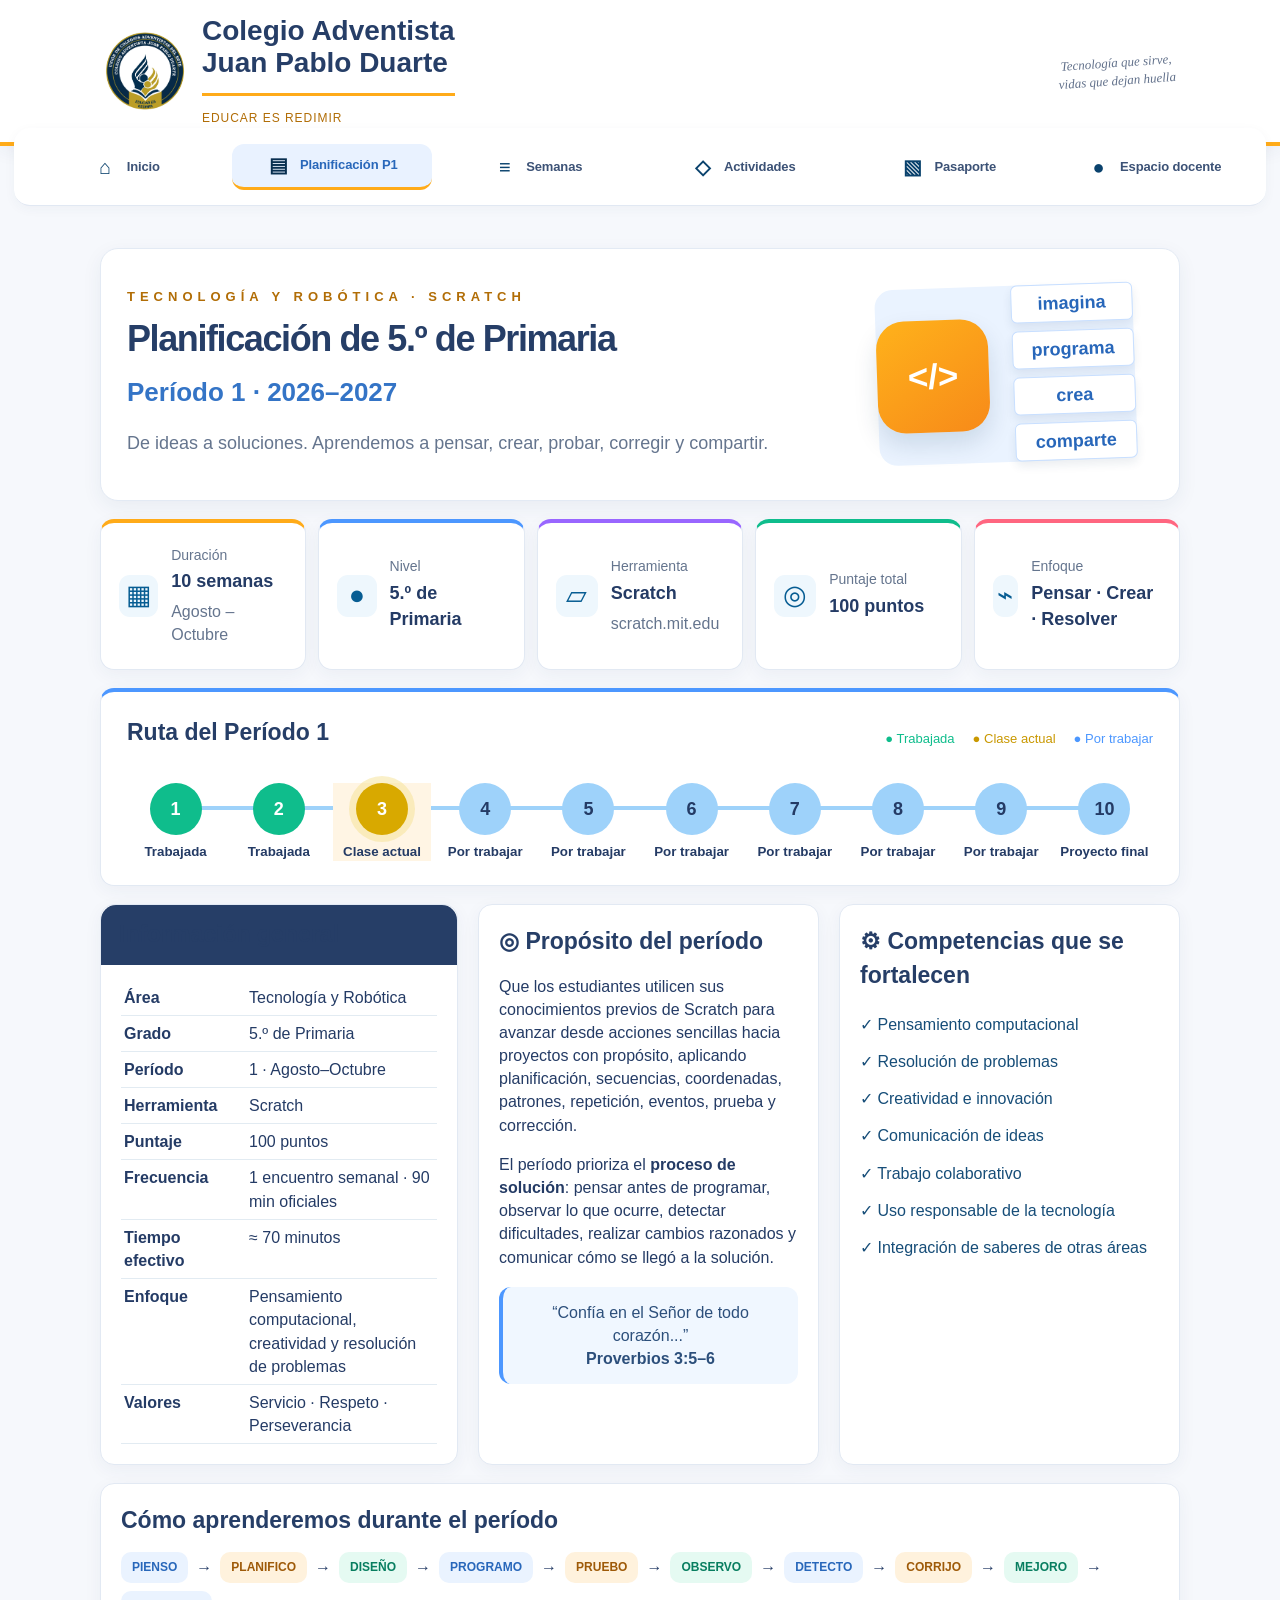
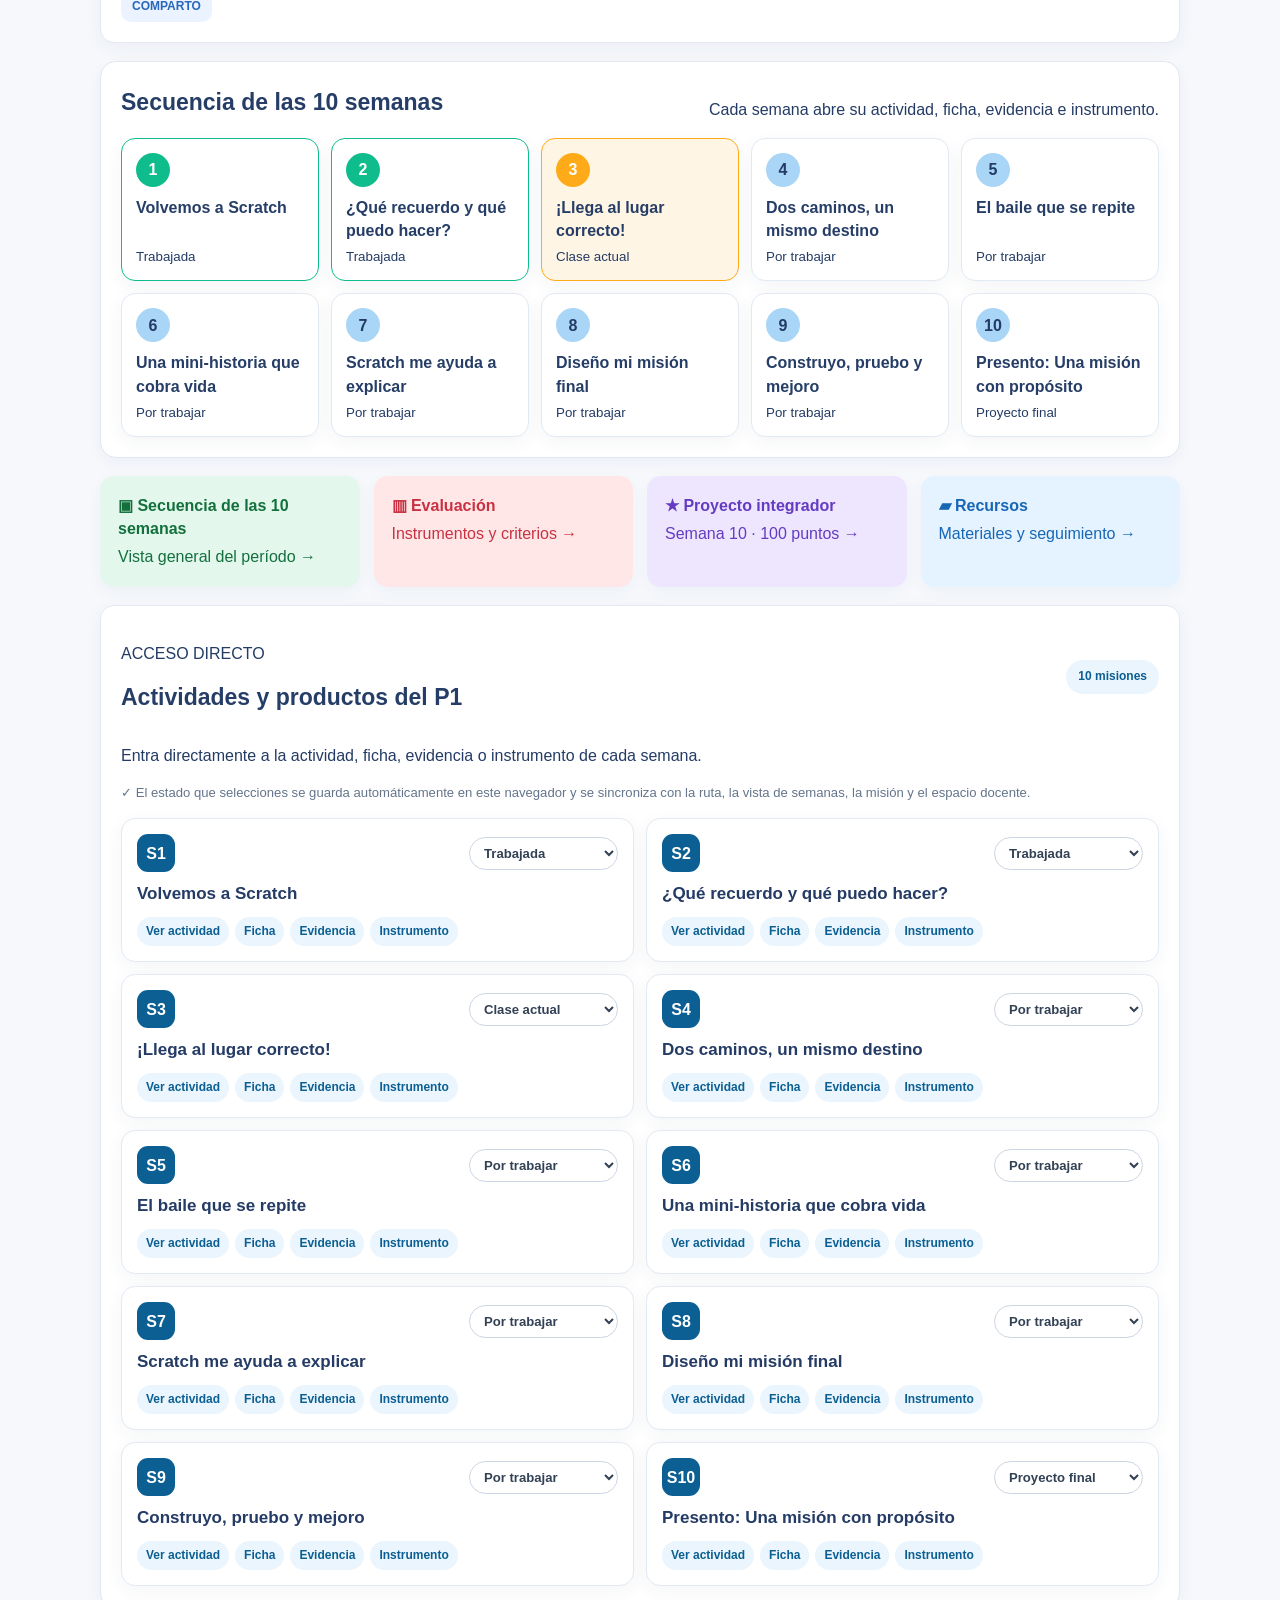
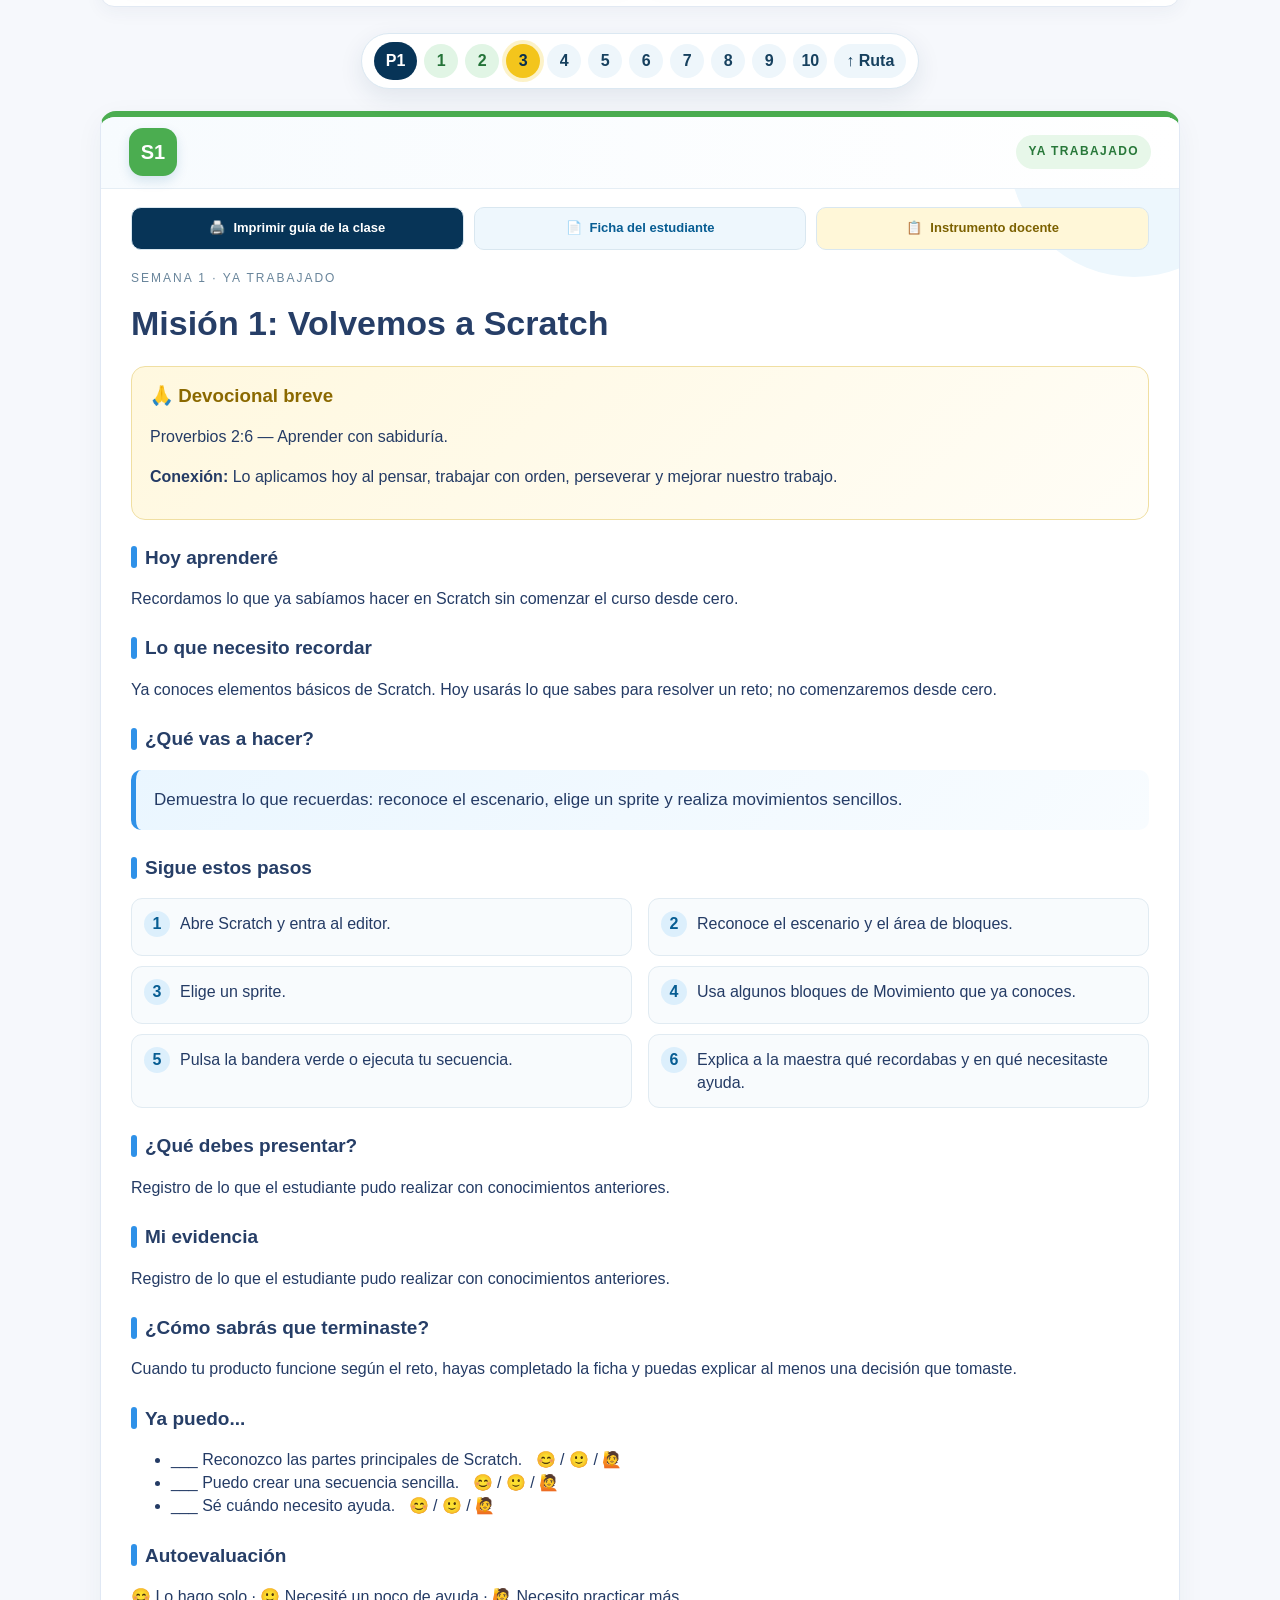
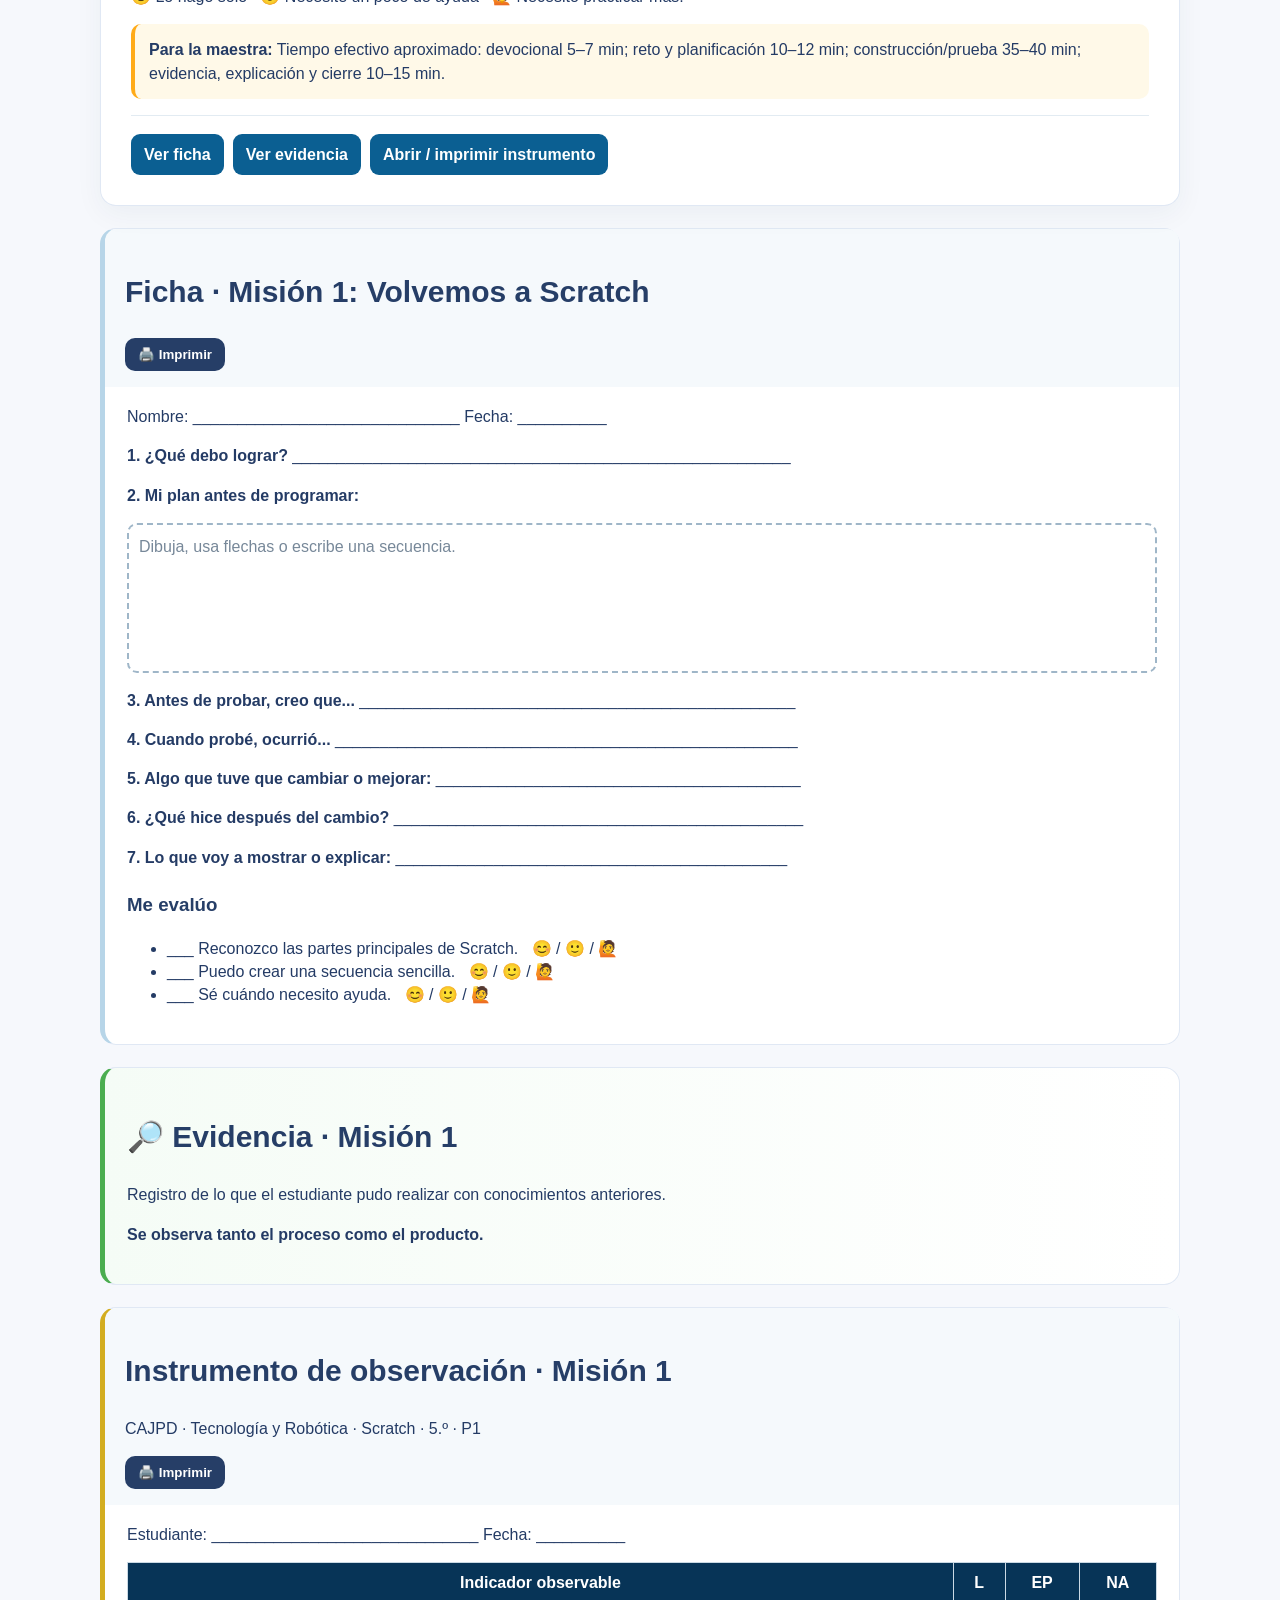
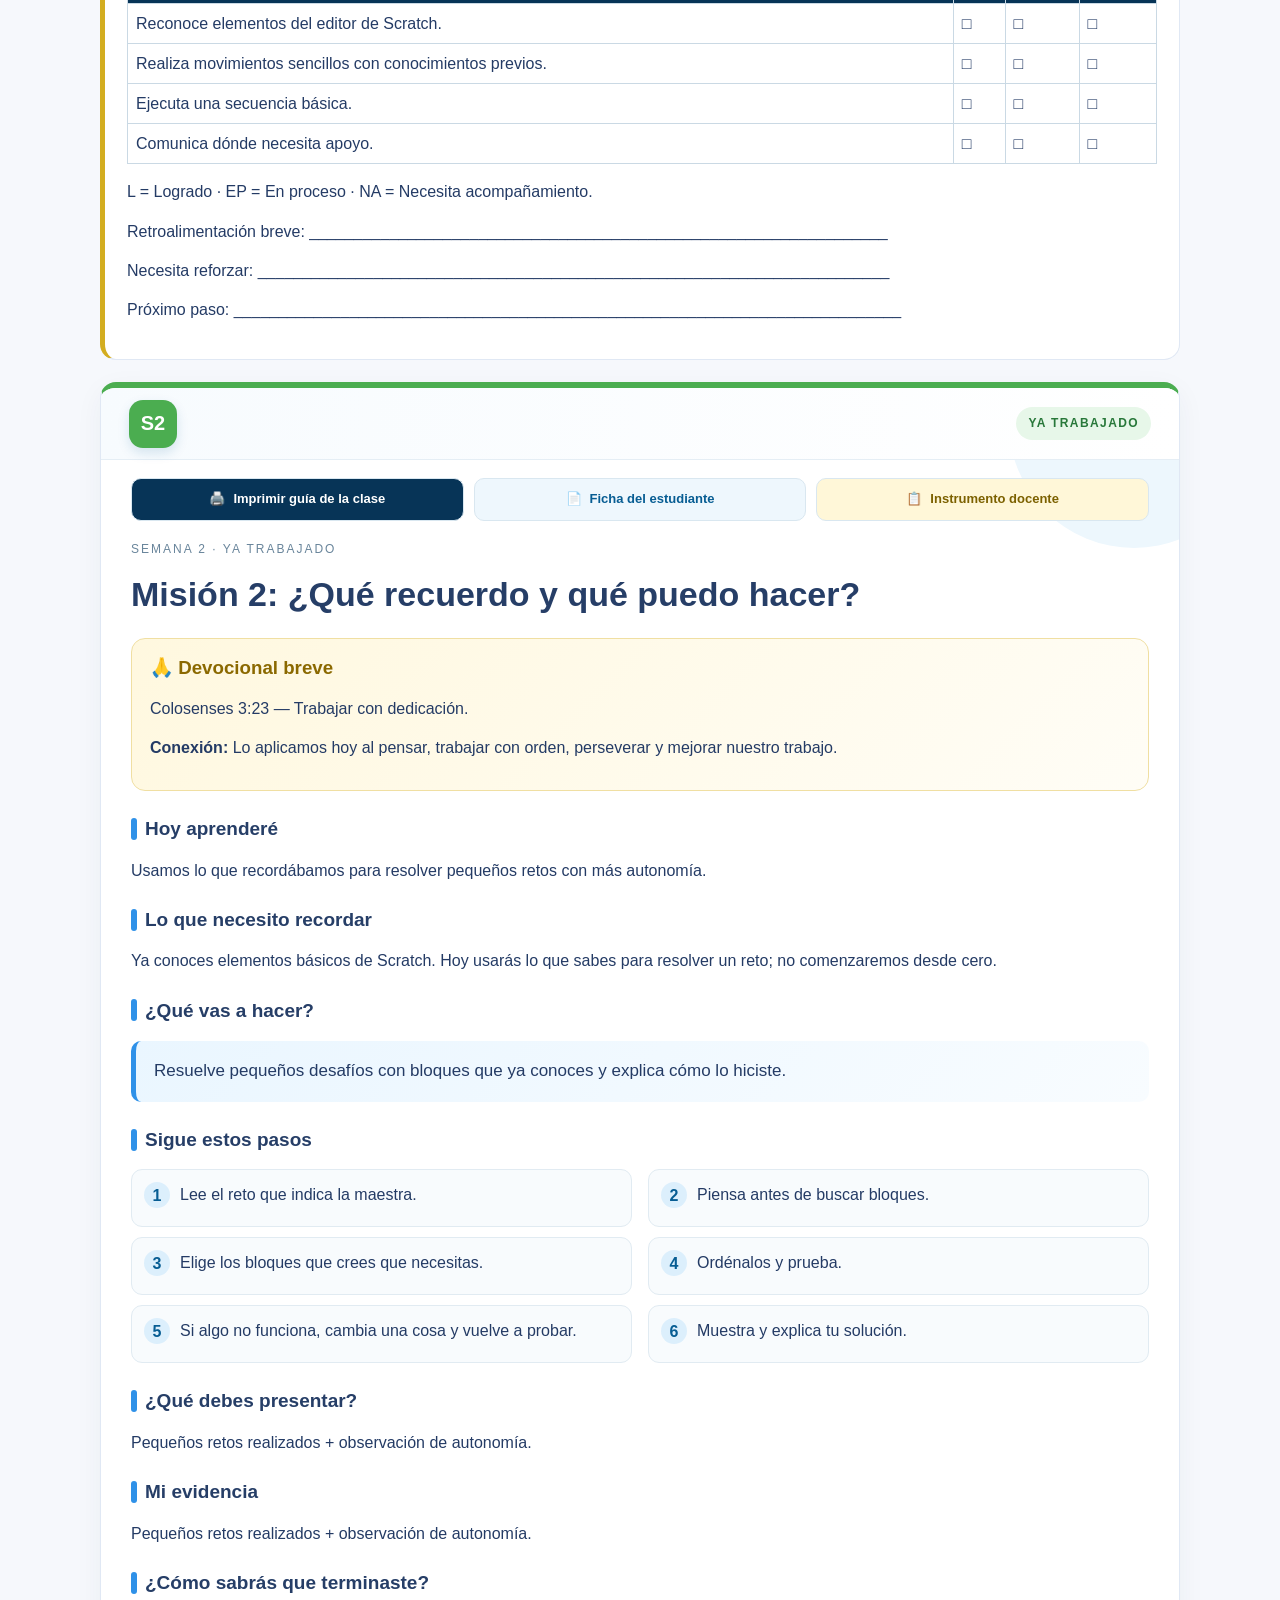
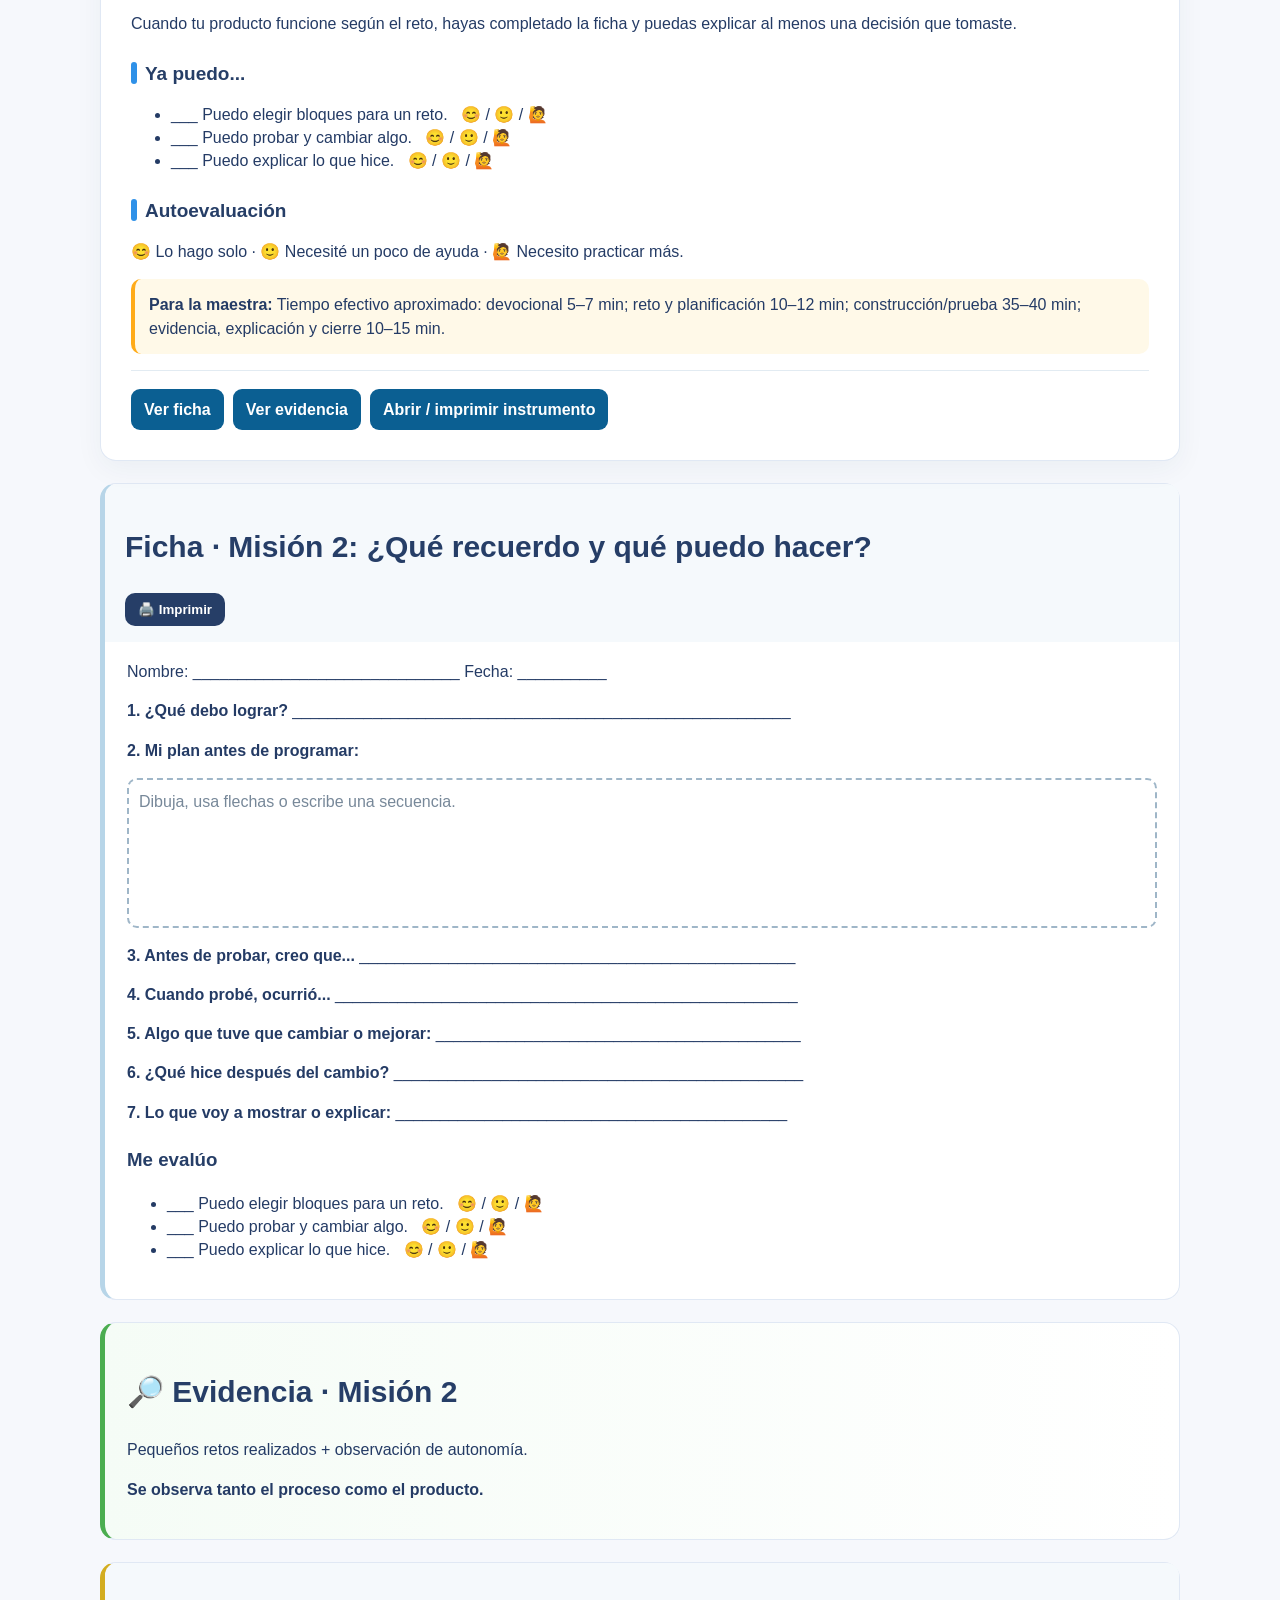
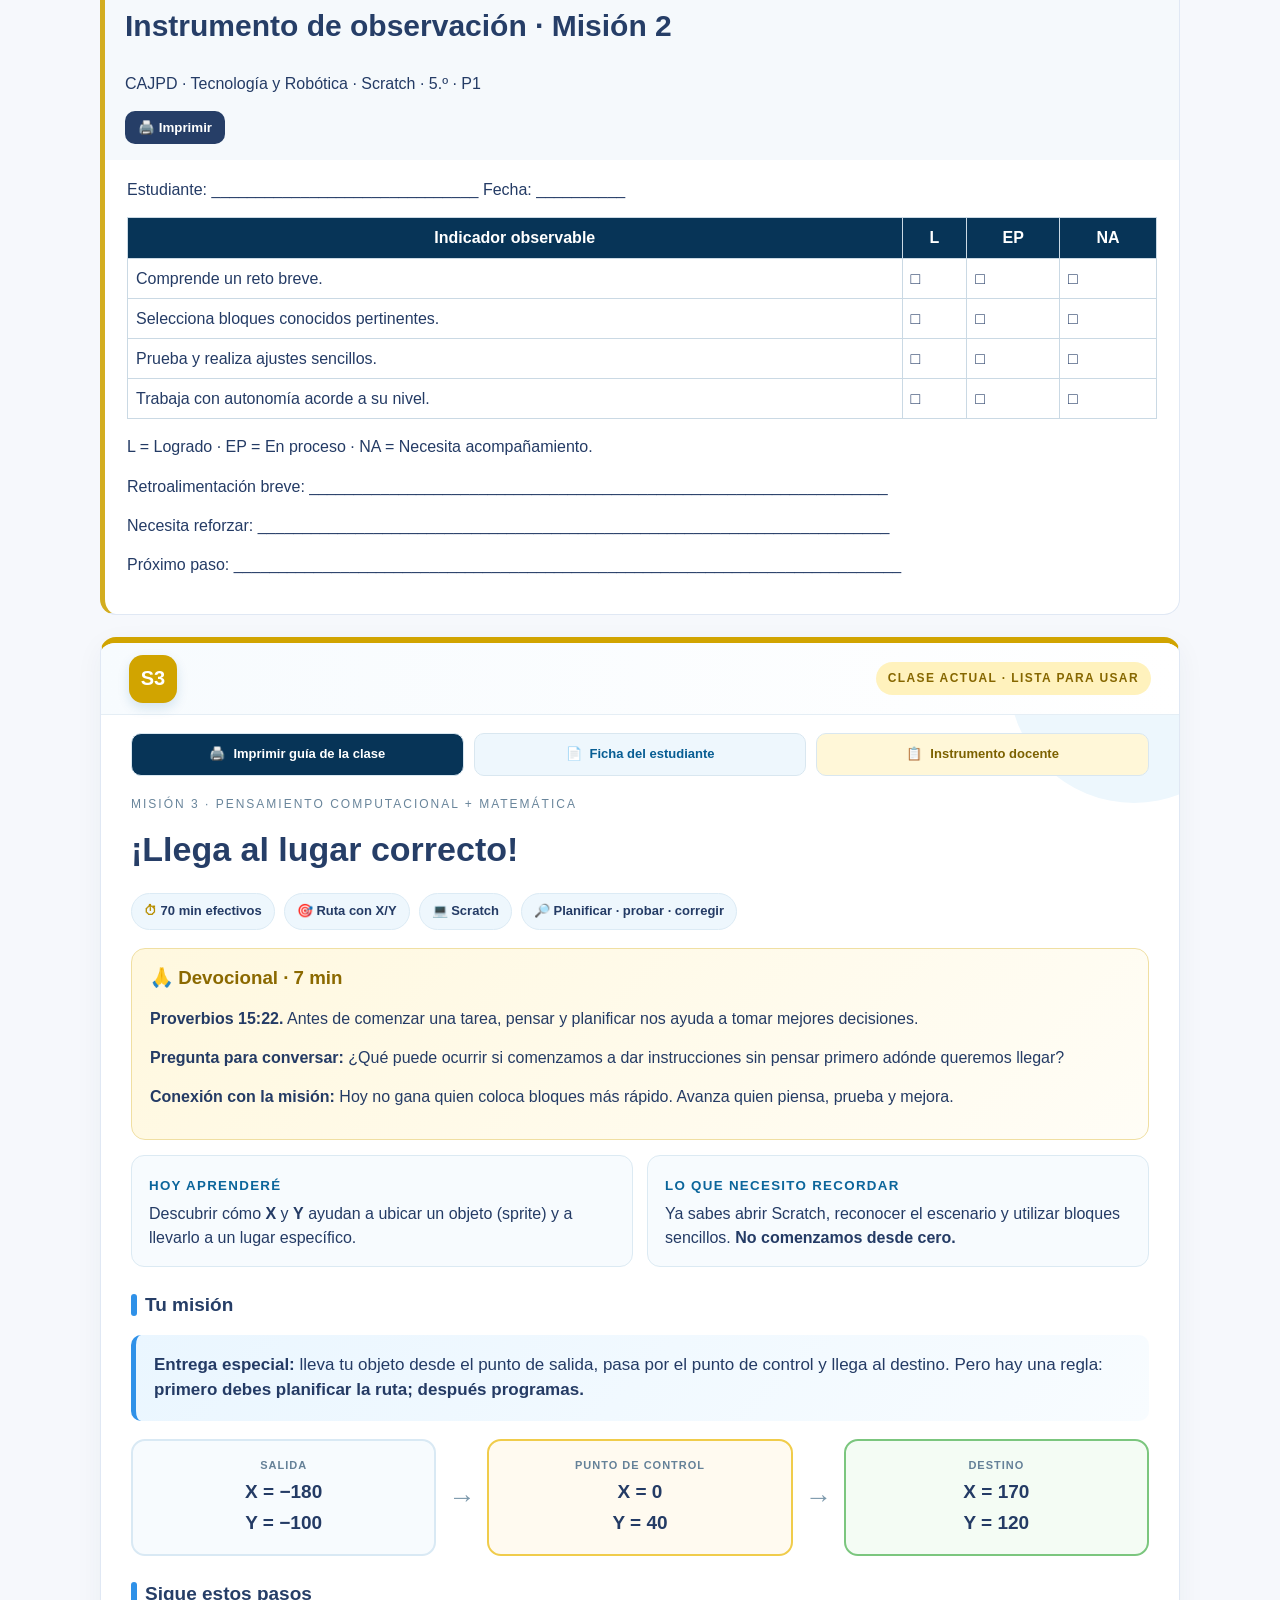
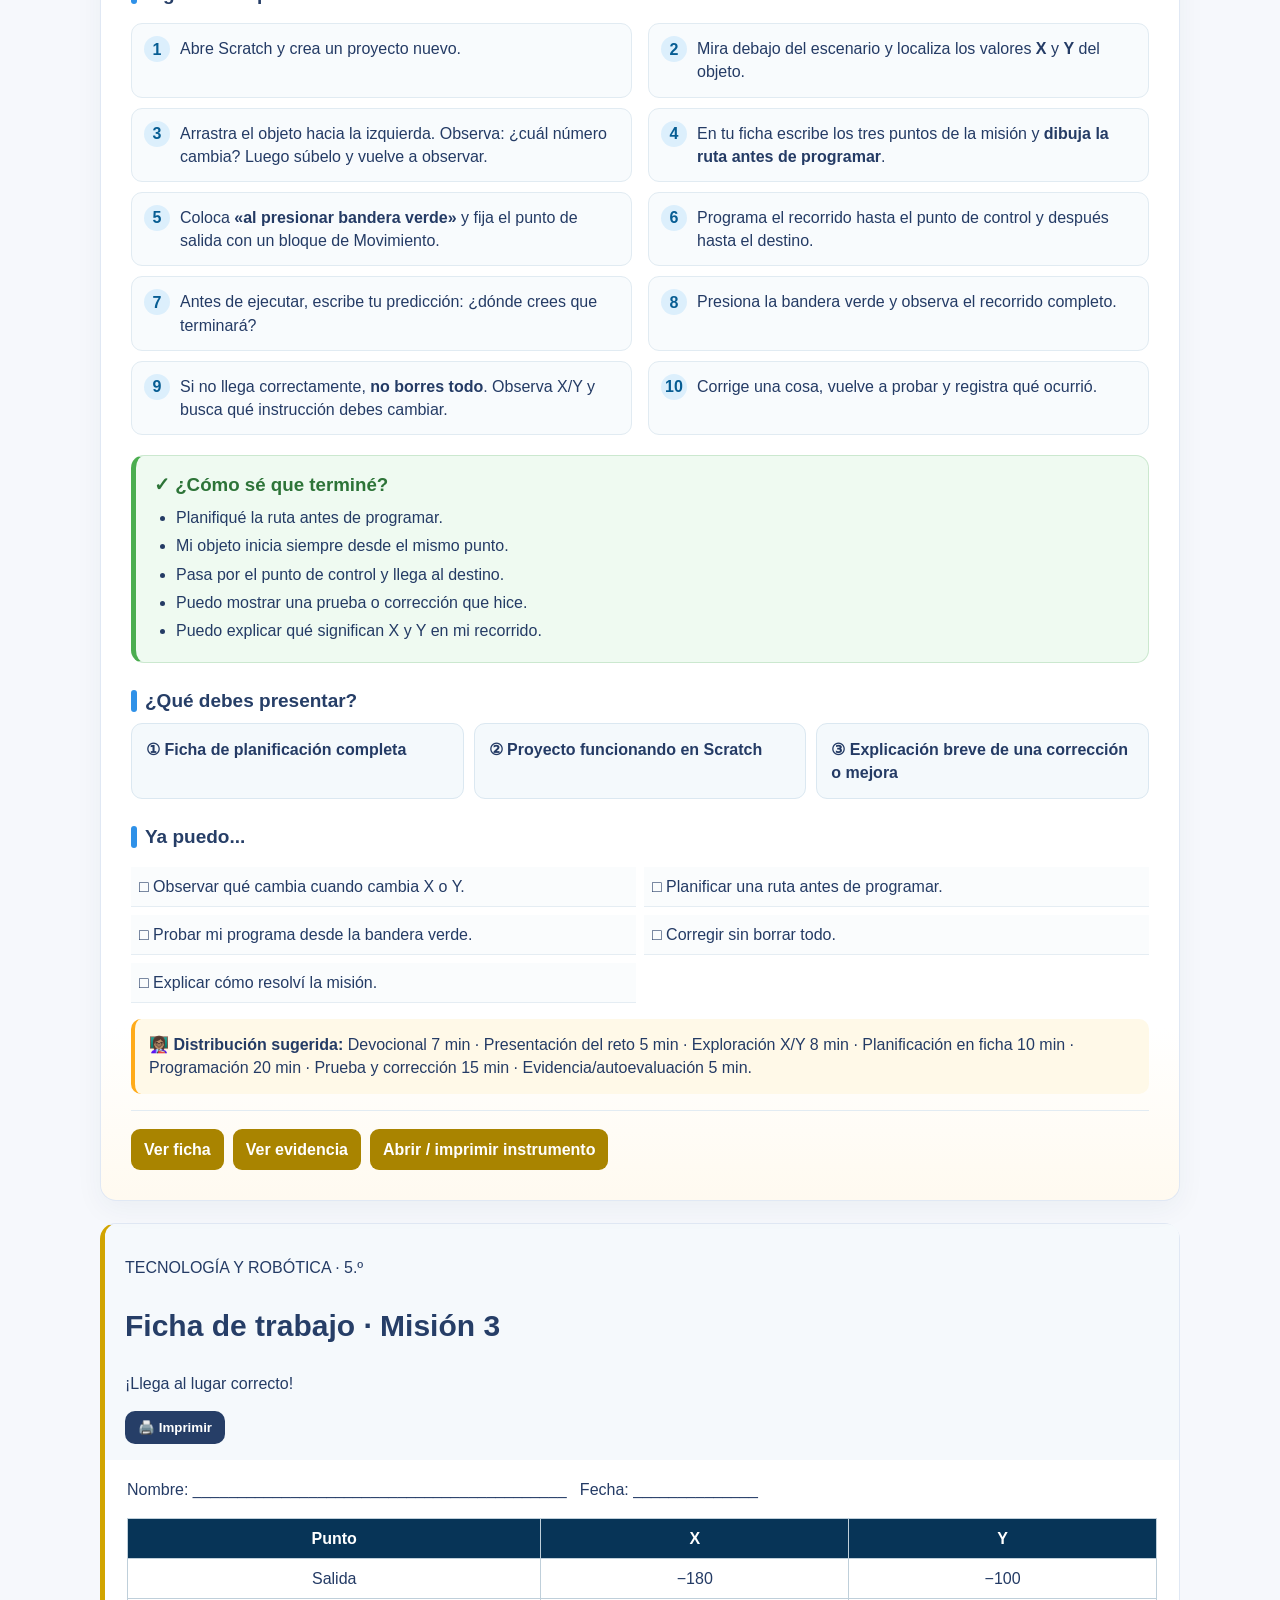
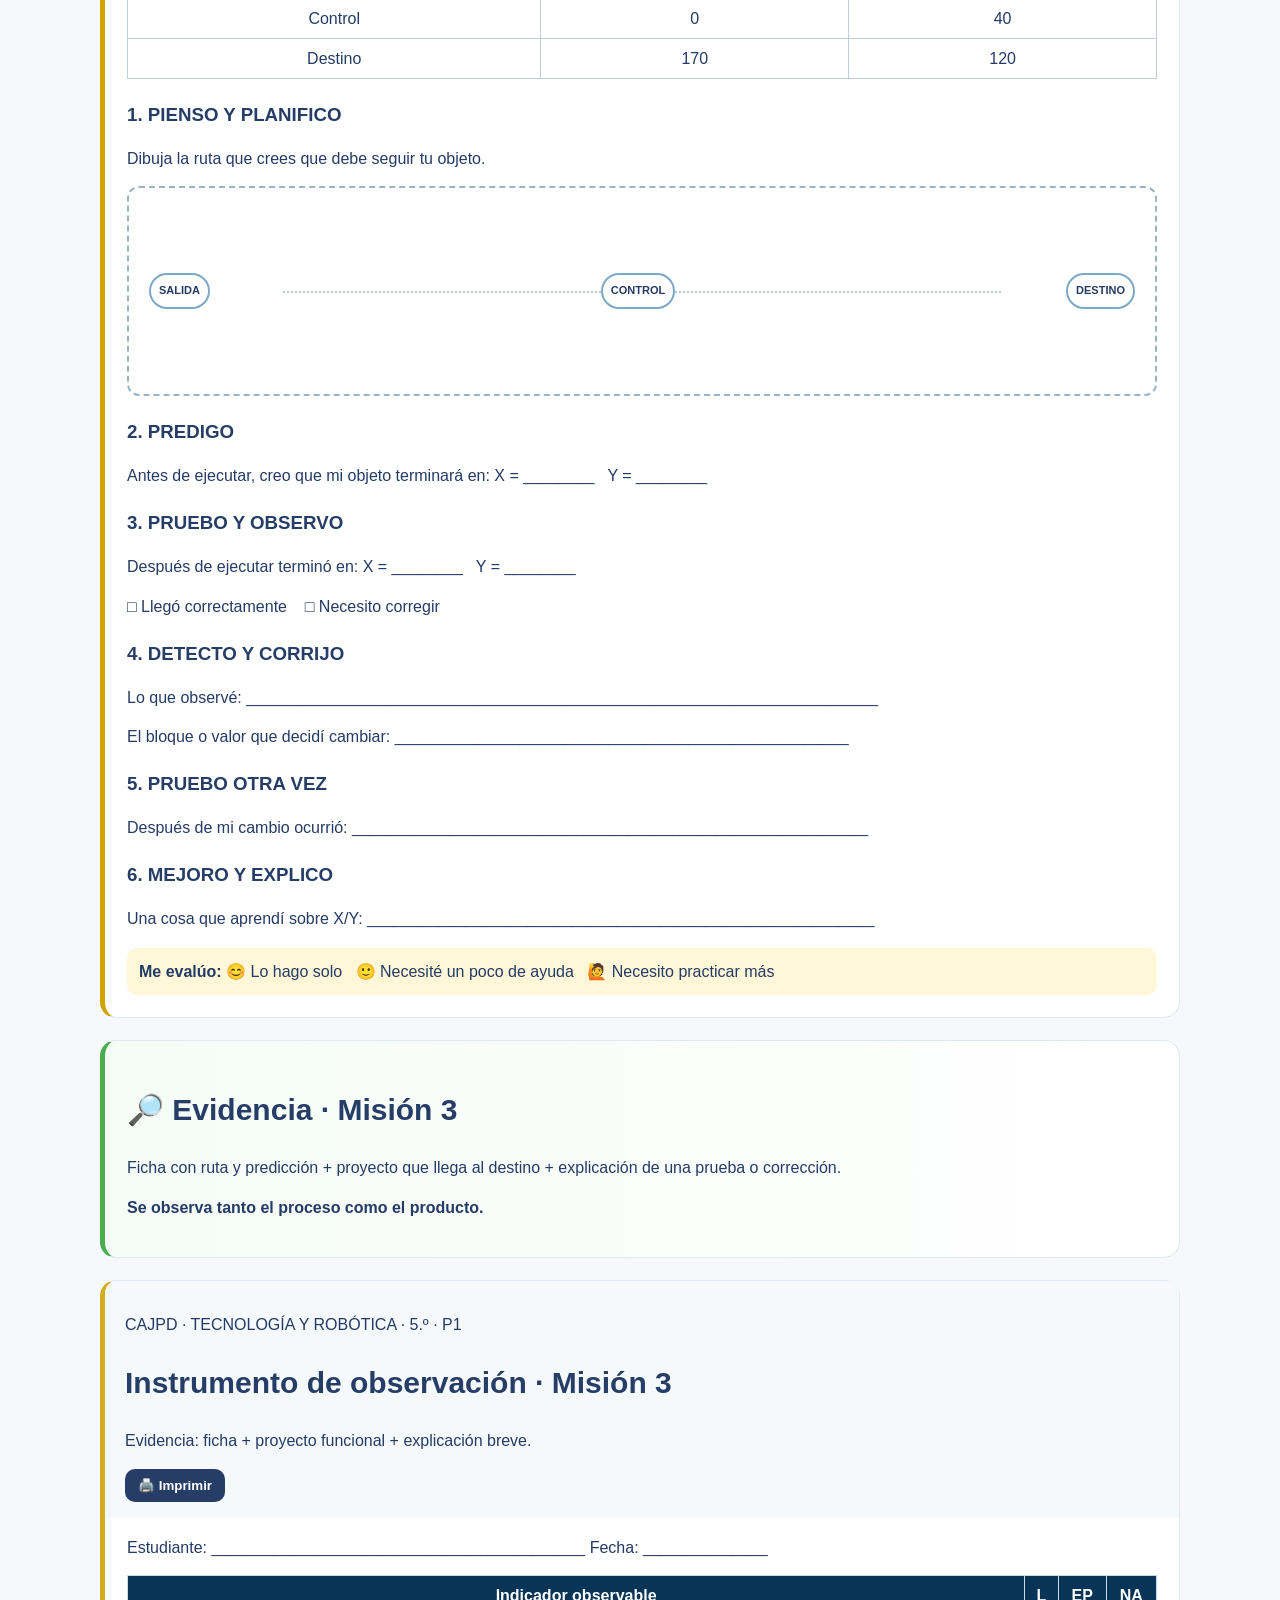
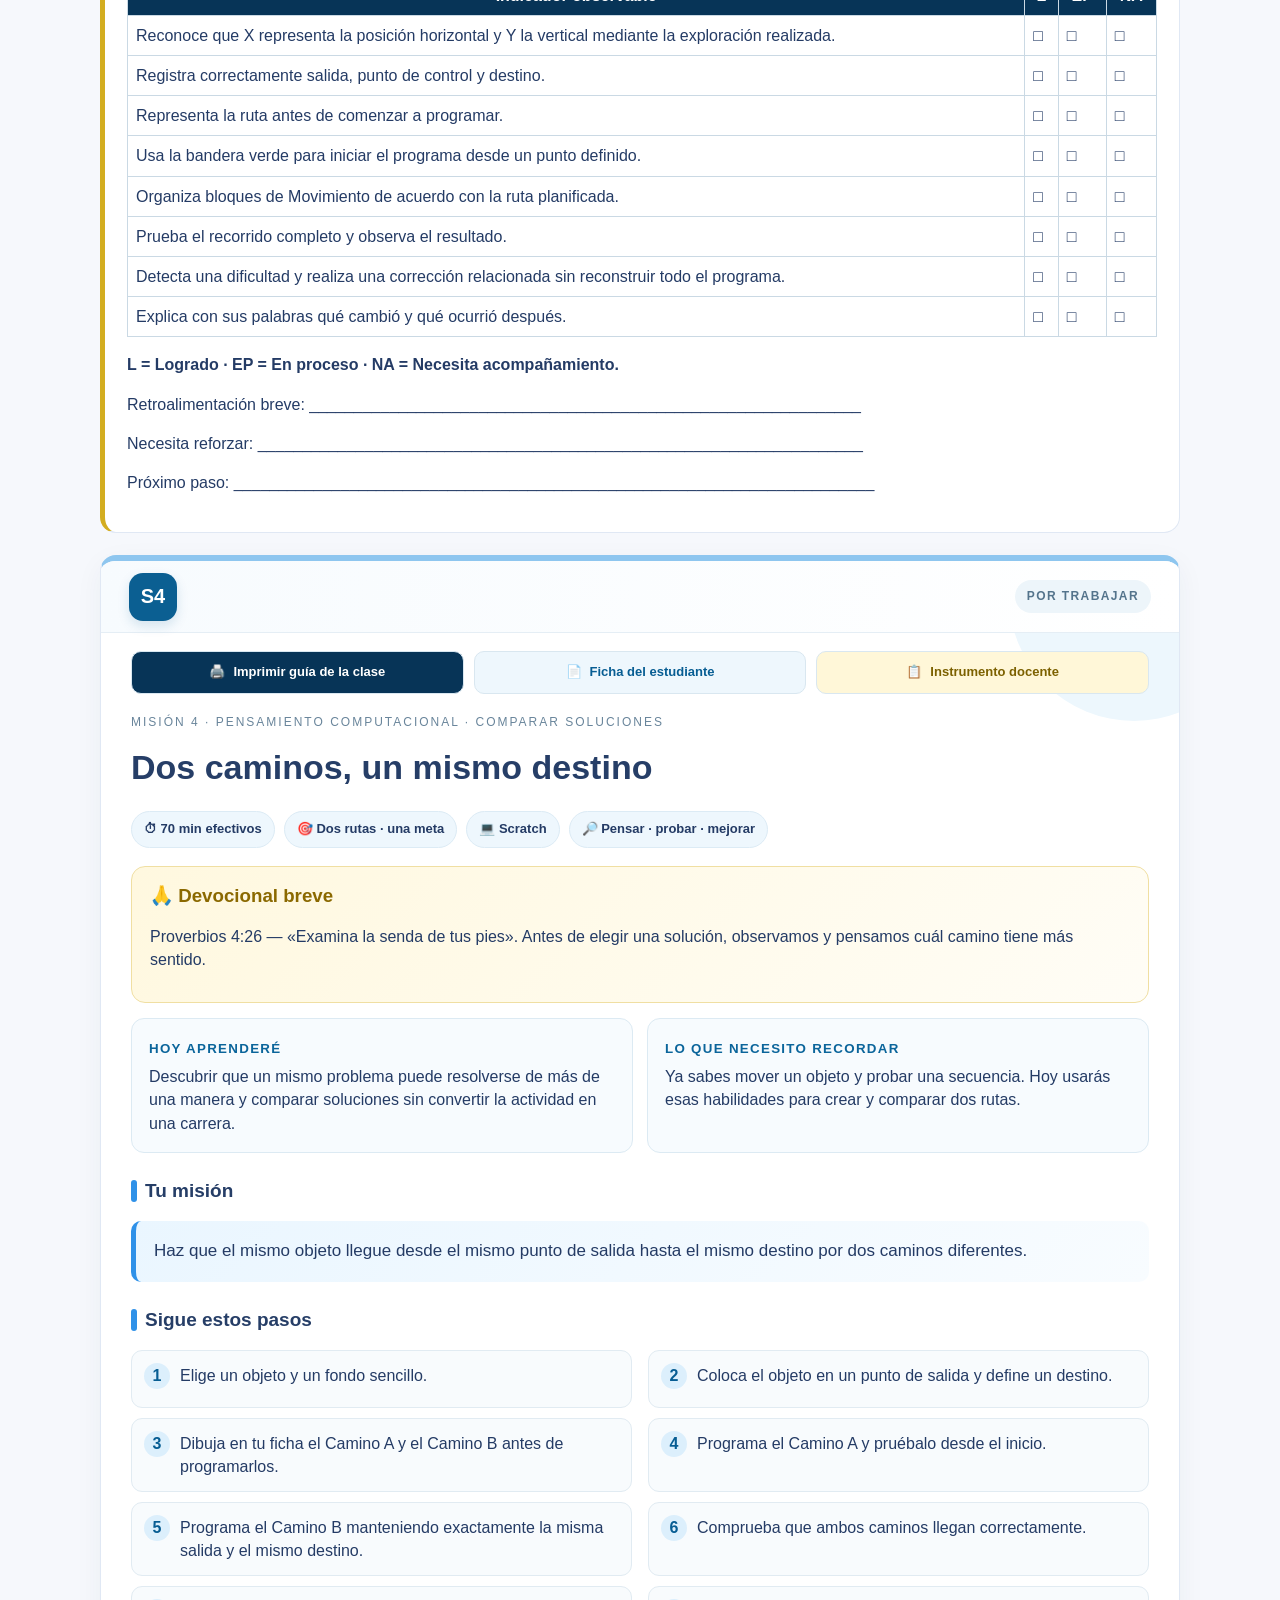
<file: index (7).html>
<!doctype html><html lang="es"><head><meta charset="utf-8"><meta name="viewport" content="width=device-width,initial-scale=1">
<title>Planificación de 5.º de Primaria · P1 | CAJPD</title>
<link rel="stylesheet" href="css/premium.css"><link rel="stylesheet" href="css/print.css" media="print">  <link rel="stylesheet" href="css/professional-final.css">

<style>
.activity-status-select{
  border:1px solid #cbd5e1;border-radius:999px;background:#fff;color:#334155;
  font:inherit;font-size:.82rem;font-weight:700;padding:7px 30px 7px 10px;max-width:180px;
}
.activity-status-select:focus{outline:3px solid rgba(14,116,144,.18);border-color:#0e7490}
.status-save-note{font-size:.82rem;color:#64748b;margin:.35rem 0 0}
.teacher-status-select{
  width:100%;min-width:135px;border:1px solid #cbd5e1;border-radius:8px;
  background:#fff;padding:7px;font:inherit;font-size:.9rem
}
@media(max-width:700px){
  .activity-card-head{align-items:flex-start;gap:8px}
  .activity-status-select{max-width:155px}
}
</style>
<link rel="stylesheet" href="css/scratch-armonia.css">
</head><body>
<header class="institutional">
 <div class="topbrand"><img src="assets/logo-cajpd.png" alt="Logo Colegio Adventista Juan Pablo Duarte">
 <div><h1>Colegio Adventista<br>Juan Pablo Duarte</h1><p>EDUCAR ES REDIMIR</p></div>
 <div class="motto">Tecnología que sirve,<br><em>vidas que dejan huella</em></div></div>
</header>
<nav class="mainnav"><a href="#inicio"><span class="navicon">⌂</span><span>Inicio</span></a><a class="selected" href="#planificacion"><span class="navicon">▤</span><span>Planificación P1</span></a><a href="#semanas"><span class="navicon">≡</span><span>Semanas</span></a><a href="#actividades"><span class="navicon">◇</span><span>Actividades</span></a><a href="#pasaporte"><span class="navicon">▧</span><span>Pasaporte</span></a><a href="#docente"><span class="navicon">●</span><span>Espacio docente</span></a></nav>
<main>
<section id="inicio" class="planning-hero">
 <div><p class="kicker">TECNOLOGÍA Y ROBÓTICA · SCRATCH</p><h2>Planificación de <strong>5.º de Primaria</strong></h2><h3>Período 1 · 2026–2027</h3><p>De ideas a soluciones. Aprendemos a pensar, crear, probar, corregir y compartir.</p></div>
 <div class="scratch-visual"><div class="code-mark" aria-hidden="true">&lt;/&gt;</div><span>imagina</span><span>programa</span><span>crea</span><span>comparte</span></div>
</section>

<section class="stats">
 <article><i class="uiicon">▦</i><div><small>Duración</small><b>10 semanas</b><span>Agosto – Octubre</span></div></article>
 <article><i class="uiicon">●</i><div><small>Nivel</small><b>5.º de Primaria</b></div></article>
 <article><i class="uiicon">▱</i><div><small>Herramienta</small><b>Scratch</b><span>scratch.mit.edu</span></div></article>
 <article><i class="uiicon">◎</i><div><small>Puntaje total</small><b>100 puntos</b></div></article>
 <article><i class="uiicon">⌁</i><div><small>Enfoque</small><b>Pensar · Crear · Resolver</b></div></article>
</section>

<section id="planificacion" class="route-card">
 <div class="section-title"><h3>Ruta del Período 1</h3><div class="legend"><span>● Trabajada</span><span>● Clase actual</span><span>● Por trabajar</span></div></div>
 <div class="route">
  <a href="#semana1" class="node worked"><b>1</b><small>Trabajada</small></a><a href="#semana2" class="node worked"><b>2</b><small>Trabajada</small></a><a href="#semana3" class="node current"><b>3</b><small>Clase actual</small></a><a href="#semana4" class="node future"><b>4</b><small>Por trabajar</small></a><a href="#semana5" class="node future"><b>5</b><small>Por trabajar</small></a><a href="#semana6" class="node future"><b>6</b><small>Por trabajar</small></a><a href="#semana7" class="node future"><b>7</b><small>Por trabajar</small></a><a href="#semana8" class="node future"><b>8</b><small>Por trabajar</small></a><a href="#semana9" class="node future"><b>9</b><small>Por trabajar</small></a><a href="#semana10" class="node future"><b>10</b><small>Por trabajar</small></a>
 </div>
</section>

<section class="planning-grid">
 <article class="info cardbox"><h3>Información general</h3>
 <dl><dt>Área</dt><dd>Tecnología y Robótica</dd><dt>Grado</dt><dd>5.º de Primaria</dd><dt>Período</dt><dd>1 · Agosto–Octubre</dd><dt>Herramienta</dt><dd>Scratch</dd><dt>Puntaje</dt><dd>100 puntos</dd><dt>Frecuencia</dt><dd>1 encuentro semanal · 90 min oficiales</dd><dt>Tiempo efectivo</dt><dd>≈ 70 minutos</dd><dt>Enfoque</dt><dd>Pensamiento computacional, creatividad y resolución de problemas</dd><dt>Valores</dt><dd>Servicio · Respeto · Perseverancia</dd></dl></article>
 <article class="purpose cardbox"><h3>◎ Propósito del período</h3><p>Que los estudiantes utilicen sus conocimientos previos de Scratch para avanzar desde acciones sencillas hacia proyectos con propósito, aplicando planificación, secuencias, coordenadas, patrones, repetición, eventos, prueba y corrección.</p><p>El período prioriza el <strong>proceso de solución</strong>: pensar antes de programar, observar lo que ocurre, detectar dificultades, realizar cambios razonados y comunicar cómo se llegó a la solución.</p><blockquote>“Confía en el Señor de todo corazón...”<br><b>Proverbios 3:5–6</b></blockquote></article>
 <article class="skillsbox cardbox"><h3>⚙ Competencias que se fortalecen</h3><ul><li>✓ Pensamiento computacional</li><li>✓ Resolución de problemas</li><li>✓ Creatividad e innovación</li><li>✓ Comunicación de ideas</li><li>✓ Trabajo colaborativo</li><li>✓ Uso responsable de la tecnología</li><li>✓ Integración de saberes de otras áreas</li></ul></article>
</section>

<section class="method cardbox"><h3>Cómo aprenderemos durante el período</h3><div class="process"><span>PIENSO</span><b>→</b><span>PLANIFICO</span><b>→</b><span>DISEÑO</span><b>→</b><span>PROGRAMO</span><b>→</b><span>PRUEBO</span><b>→</b><span>OBSERVO</span><b>→</b><span>DETECTO</span><b>→</b><span>CORRIJO</span><b>→</b><span>MEJORO</span><b>→</b><span>COMPARTO</span></div></section>

<section id="semanas" class="weeks-overview"><div class="section-title"><h3>Secuencia de las 10 semanas</h3><p>Cada semana abre su actividad, ficha, evidencia e instrumento.</p></div><div class="week-grid"><a class="week-mini worked" href="#semana1"><span>1</span><b>Volvemos a Scratch</b><small>Trabajada</small></a><a class="week-mini worked" href="#semana2"><span>2</span><b>¿Qué recuerdo y qué puedo hacer?</b><small>Trabajada</small></a><a class="week-mini current" href="#semana3"><span>3</span><b>¡Llega al lugar correcto!</b><small>Clase actual</small></a><a class="week-mini future" href="#semana4"><span>4</span><b>Dos caminos, un mismo destino</b><small>Por trabajar</small></a><a class="week-mini future" href="#semana5"><span>5</span><b>El baile que se repite</b><small>Por trabajar</small></a><a class="week-mini future" href="#semana6"><span>6</span><b>Una mini-historia que cobra vida</b><small>Por trabajar</small></a><a class="week-mini future" href="#semana7"><span>7</span><b>Scratch me ayuda a explicar</b><small>Por trabajar</small></a><a class="week-mini future" href="#semana8"><span>8</span><b>Diseño mi misión final</b><small>Por trabajar</small></a><a class="week-mini future" href="#semana9"><span>9</span><b>Construyo, pruebo y mejoro</b><small>Por trabajar</small></a><a class="week-mini future" href="#semana10"><span>10</span><b>Presento: Una misión con propósito</b><small>Por trabajar</small></a></div></section>

<section class="quick">
 <a href="#semanas"><b>▣ Secuencia de las 10 semanas</b><span>Vista general del período →</span></a>
 <a href="#instrumento3"><b>▥ Evaluación</b><span>Instrumentos y criterios →</span></a>
 <a href="#semana10"><b>★ Proyecto integrador</b><span>Semana 10 · 100 puntos →</span></a>
 <a href="#docente"><b>▰ Recursos</b><span>Materiales y seguimiento →</span></a>
</section>

<section id="actividades" class="cardbox activity-dashboard"><div class="section-title"><div><p class="eyebrow">ACCESO DIRECTO</p><h3>Actividades y productos del P1</h3></div><span class="dashboard-badge">10 misiones</span></div>
<p>Entra directamente a la actividad, ficha, evidencia o instrumento de cada semana.</p><p class="status-save-note">✓ El estado que selecciones se guarda automáticamente en este navegador y se sincroniza con la ruta, la vista de semanas, la misión y el espacio docente.</p><div class="activity-grid"><article class="activity-card">
<div class="activity-card-head"><span>S1</span><select class="activity-status-select" data-week="1" aria-label="Estado de la semana 1">
<option>Por trabajar</option><option>Próxima</option><option>Clase actual</option><option>Trabajada</option><option>Evaluada</option><option>Cerrada</option><option>Proyecto final</option>
</select></div>
<h4>Volvemos a Scratch</h4>
<div class="activity-links"><a href="#semana1">Ver actividad</a><a href="#ficha1">Ficha</a><a href="#evidencia1">Evidencia</a><a href="#instrumento1">Instrumento</a></div></article><article class="activity-card">
<div class="activity-card-head"><span>S2</span><select class="activity-status-select" data-week="2" aria-label="Estado de la semana 2">
<option>Por trabajar</option><option>Próxima</option><option>Clase actual</option><option>Trabajada</option><option>Evaluada</option><option>Cerrada</option><option>Proyecto final</option>
</select></div>
<h4>¿Qué recuerdo y qué puedo hacer?</h4>
<div class="activity-links"><a href="#semana2">Ver actividad</a><a href="#ficha2">Ficha</a><a href="#evidencia2">Evidencia</a><a href="#instrumento2">Instrumento</a></div></article><article class="activity-card">
<div class="activity-card-head"><span>S3</span><select class="activity-status-select" data-week="3" aria-label="Estado de la semana 3">
<option>Por trabajar</option><option>Próxima</option><option>Clase actual</option><option>Trabajada</option><option>Evaluada</option><option>Cerrada</option><option>Proyecto final</option>
</select></div>
<h4>¡Llega al lugar correcto!</h4>
<div class="activity-links"><a href="#semana3">Ver actividad</a><a href="#ficha3">Ficha</a><a href="#evidencia3">Evidencia</a><a href="#instrumento3">Instrumento</a></div></article><article class="activity-card">
<div class="activity-card-head"><span>S4</span><select class="activity-status-select" data-week="4" aria-label="Estado de la semana 4">
<option>Por trabajar</option><option>Próxima</option><option>Clase actual</option><option>Trabajada</option><option>Evaluada</option><option>Cerrada</option><option>Proyecto final</option>
</select></div>
<h4>Dos caminos, un mismo destino</h4>
<div class="activity-links"><a href="#semana4">Ver actividad</a><a href="#ficha4">Ficha</a><a href="#evidencia4">Evidencia</a><a href="#instrumento4">Instrumento</a></div></article><article class="activity-card">
<div class="activity-card-head"><span>S5</span><select class="activity-status-select" data-week="5" aria-label="Estado de la semana 5">
<option>Por trabajar</option><option>Próxima</option><option>Clase actual</option><option>Trabajada</option><option>Evaluada</option><option>Cerrada</option><option>Proyecto final</option>
</select></div>
<h4>El baile que se repite</h4>
<div class="activity-links"><a href="#semana5">Ver actividad</a><a href="#ficha5">Ficha</a><a href="#evidencia5">Evidencia</a><a href="#instrumento5">Instrumento</a></div></article><article class="activity-card">
<div class="activity-card-head"><span>S6</span><select class="activity-status-select" data-week="6" aria-label="Estado de la semana 6">
<option>Por trabajar</option><option>Próxima</option><option>Clase actual</option><option>Trabajada</option><option>Evaluada</option><option>Cerrada</option><option>Proyecto final</option>
</select></div>
<h4>Una mini-historia que cobra vida</h4>
<div class="activity-links"><a href="#semana6">Ver actividad</a><a href="#ficha6">Ficha</a><a href="#evidencia6">Evidencia</a><a href="#instrumento6">Instrumento</a></div></article><article class="activity-card">
<div class="activity-card-head"><span>S7</span><select class="activity-status-select" data-week="7" aria-label="Estado de la semana 7">
<option>Por trabajar</option><option>Próxima</option><option>Clase actual</option><option>Trabajada</option><option>Evaluada</option><option>Cerrada</option><option>Proyecto final</option>
</select></div>
<h4>Scratch me ayuda a explicar</h4>
<div class="activity-links"><a href="#semana7">Ver actividad</a><a href="#ficha7">Ficha</a><a href="#evidencia7">Evidencia</a><a href="#instrumento7">Instrumento</a></div></article><article class="activity-card">
<div class="activity-card-head"><span>S8</span><select class="activity-status-select" data-week="8" aria-label="Estado de la semana 8">
<option>Por trabajar</option><option>Próxima</option><option>Clase actual</option><option>Trabajada</option><option>Evaluada</option><option>Cerrada</option><option>Proyecto final</option>
</select></div>
<h4>Diseño mi misión final</h4>
<div class="activity-links"><a href="#semana8">Ver actividad</a><a href="#ficha8">Ficha</a><a href="#evidencia8">Evidencia</a><a href="#instrumento8">Instrumento</a></div></article><article class="activity-card">
<div class="activity-card-head"><span>S9</span><select class="activity-status-select" data-week="9" aria-label="Estado de la semana 9">
<option>Por trabajar</option><option>Próxima</option><option>Clase actual</option><option>Trabajada</option><option>Evaluada</option><option>Cerrada</option><option>Proyecto final</option>
</select></div>
<h4>Construyo, pruebo y mejoro</h4>
<div class="activity-links"><a href="#semana9">Ver actividad</a><a href="#ficha9">Ficha</a><a href="#evidencia9">Evidencia</a><a href="#instrumento9">Instrumento</a></div></article><article class="activity-card">
<div class="activity-card-head"><span>S10</span><select class="activity-status-select" data-week="10" aria-label="Estado de la semana 10">
<option>Por trabajar</option><option>Próxima</option><option>Clase actual</option><option>Trabajada</option><option>Evaluada</option><option>Cerrada</option><option>Proyecto final</option>
</select></div>
<h4>Presento: Una misión con propósito</h4>
<div class="activity-links"><a href="#semana10">Ver actividad</a><a href="#ficha10">Ficha</a><a href="#evidencia10">Evidencia</a><a href="#instrumento10">Instrumento</a></div></article></div></section>

<nav class="period-nav" aria-label="Navegación por semanas"><b>P1</b><a href="#semana1" class="done">1</a><a href="#semana2" class="done">2</a><a href="#semana3" class="now">3</a><a href="#semana4" class="">4</a><a href="#semana5" class="">5</a><a href="#semana6" class="">6</a><a href="#semana7" class="">7</a><a href="#semana8" class="">8</a><a href="#semana9" class="">9</a><a href="#semana10" class="">10</a><a href="#semanas" class="back">↑ Ruta</a></nav><section id="semana1" class="panel mission mission-worked" data-week="1"><div class="mission-top"><div class="week-number">S1</div><div class="mission-status">YA TRABAJADO</div></div><div class="print-actions no-print">
<a href="javascript:void(0)" onclick="printSection('semana1')" class="print-class">🖨️ <span>Imprimir guía de la clase</span></a>
<a href="#ficha1" class="print-student">📄 <span>Ficha del estudiante</span></a>
<a href="#instrumento1" class="print-teacher">📋 <span>Instrumento docente</span></a>
</div>
<p class="eyebrow">SEMANA 1 · YA TRABAJADO</p><h2>Misión 1: Volvemos a Scratch</h2>
<div class="devotional"><h3>🙏 Devocional breve</h3><p>Proverbios 2:6 — Aprender con sabiduría.</p><p><strong>Conexión:</strong> Lo aplicamos hoy al pensar, trabajar con orden, perseverar y mejorar nuestro trabajo.</p></div>
<h3>Hoy aprenderé</h3><p>Recordamos lo que ya sabíamos hacer en Scratch sin comenzar el curso desde cero.</p>
<h3>Lo que necesito recordar</h3><p>Ya conoces elementos básicos de Scratch. Hoy usarás lo que sabes para resolver un reto; no comenzaremos desde cero.</p>
<h3>¿Qué vas a hacer?</h3><p class="challenge">Demuestra lo que recuerdas: reconoce el escenario, elige un sprite y realiza movimientos sencillos.</p>
<h3>Sigue estos pasos</h3><ol class="steps"><li>Abre Scratch y entra al editor.</li><li>Reconoce el escenario y el área de bloques.</li><li>Elige un sprite.</li><li>Usa algunos bloques de Movimiento que ya conoces.</li><li>Pulsa la bandera verde o ejecuta tu secuencia.</li><li>Explica a la maestra qué recordabas y en qué necesitaste ayuda.</li></ol>
<h3>¿Qué debes presentar?</h3><p>Registro de lo que el estudiante pudo realizar con conocimientos anteriores.</p>
<h3>Mi evidencia</h3><p>Registro de lo que el estudiante pudo realizar con conocimientos anteriores.</p>
<h3>¿Cómo sabrás que terminaste?</h3><p>Cuando tu producto funcione según el reto, hayas completado la ficha y puedas explicar al menos una decisión que tomaste.</p>
<h3>Ya puedo...</h3><ul><li>___ Reconozco las partes principales de Scratch. &nbsp; 😊 / 🙂 / 🙋</li><li>___ Puedo crear una secuencia sencilla. &nbsp; 😊 / 🙂 / 🙋</li><li>___ Sé cuándo necesito ayuda. &nbsp; 😊 / 🙂 / 🙋</li></ul>
<h3>Autoevaluación</h3><p>😊 Lo hago solo · 🙂 Necesité un poco de ayuda · 🙋 Necesito practicar más.</p>
<div class="teacher-note"><strong>Para la maestra:</strong> Tiempo efectivo aproximado: devocional 5–7 min; reto y planificación 10–12 min; construcción/prueba 35–40 min; evidencia, explicación y cierre 10–15 min.</div>
<div class="actions"><a href="#ficha1">Ver ficha</a><a href="#evidencia1">Ver evidencia</a><a href="#instrumento1">Abrir / imprimir instrumento</a></div>
</section>
<section id="ficha1" class="printable panel">
<div class="print-head"><h2>Ficha · Misión 1: Volvemos a Scratch</h2><button class="btn" onclick="printSection('ficha1')">🖨️ Imprimir</button></div>
<p>Nombre: ______________________________ Fecha: __________</p>
<p><strong>1. ¿Qué debo lograr?</strong> ________________________________________________________</p>
<p><strong>2. Mi plan antes de programar:</strong></p><div class="drawbox">Dibuja, usa flechas o escribe una secuencia.</div>
<p><strong>3. Antes de probar, creo que...</strong> _________________________________________________</p>
<p><strong>4. Cuando probé, ocurrió...</strong> ____________________________________________________</p>
<p><strong>5. Algo que tuve que cambiar o mejorar:</strong> _________________________________________</p>
<p><strong>6. ¿Qué hice después del cambio?</strong> ______________________________________________</p>
<p><strong>7. Lo que voy a mostrar o explicar:</strong> ____________________________________________</p>
<h3>Me evalúo</h3><ul><li>___ Reconozco las partes principales de Scratch. &nbsp; 😊 / 🙂 / 🙋</li><li>___ Puedo crear una secuencia sencilla. &nbsp; 😊 / 🙂 / 🙋</li><li>___ Sé cuándo necesito ayuda. &nbsp; 😊 / 🙂 / 🙋</li></ul>
</section>
<section id="evidencia1" class="panel"><h2>🔎 Evidencia · Misión 1</h2><p>Registro de lo que el estudiante pudo realizar con conocimientos anteriores.</p><p><strong>Se observa tanto el proceso como el producto.</strong></p></section>
<section id="instrumento1" class="printable panel instrument">
<div class="print-head"><div><h2>Instrumento de observación · Misión 1</h2><p>CAJPD · Tecnología y Robótica · Scratch · 5.º · P1</p></div><button class="btn" onclick="printSection('instrumento1')">🖨️ Imprimir</button></div>
<p>Estudiante: ______________________________ Fecha: __________</p><table><thead><tr><th>Indicador observable</th><th>L</th><th>EP</th><th>NA</th></tr></thead><tbody><tr><td>Reconoce elementos del editor de Scratch.</td><td>□</td><td>□</td><td>□</td></tr><tr><td>Realiza movimientos sencillos con conocimientos previos.</td><td>□</td><td>□</td><td>□</td></tr><tr><td>Ejecuta una secuencia básica.</td><td>□</td><td>□</td><td>□</td></tr><tr><td>Comunica dónde necesita apoyo.</td><td>□</td><td>□</td><td>□</td></tr></tbody></table><p>L = Logrado · EP = En proceso · NA = Necesita acompañamiento.</p>
<p>Retroalimentación breve: _________________________________________________________________</p>
<p>Necesita reforzar: _______________________________________________________________________</p>
<p>Próximo paso: ___________________________________________________________________________</p>
</section>
<section id="semana2" class="panel mission mission-worked" data-week="2"><div class="mission-top"><div class="week-number">S2</div><div class="mission-status">YA TRABAJADO</div></div><div class="print-actions no-print">
<a href="javascript:void(0)" onclick="printSection('semana2')" class="print-class">🖨️ <span>Imprimir guía de la clase</span></a>
<a href="#ficha2" class="print-student">📄 <span>Ficha del estudiante</span></a>
<a href="#instrumento2" class="print-teacher">📋 <span>Instrumento docente</span></a>
</div>
<p class="eyebrow">SEMANA 2 · YA TRABAJADO</p><h2>Misión 2: ¿Qué recuerdo y qué puedo hacer?</h2>
<div class="devotional"><h3>🙏 Devocional breve</h3><p>Colosenses 3:23 — Trabajar con dedicación.</p><p><strong>Conexión:</strong> Lo aplicamos hoy al pensar, trabajar con orden, perseverar y mejorar nuestro trabajo.</p></div>
<h3>Hoy aprenderé</h3><p>Usamos lo que recordábamos para resolver pequeños retos con más autonomía.</p>
<h3>Lo que necesito recordar</h3><p>Ya conoces elementos básicos de Scratch. Hoy usarás lo que sabes para resolver un reto; no comenzaremos desde cero.</p>
<h3>¿Qué vas a hacer?</h3><p class="challenge">Resuelve pequeños desafíos con bloques que ya conoces y explica cómo lo hiciste.</p>
<h3>Sigue estos pasos</h3><ol class="steps"><li>Lee el reto que indica la maestra.</li><li>Piensa antes de buscar bloques.</li><li>Elige los bloques que crees que necesitas.</li><li>Ordénalos y prueba.</li><li>Si algo no funciona, cambia una cosa y vuelve a probar.</li><li>Muestra y explica tu solución.</li></ol>
<h3>¿Qué debes presentar?</h3><p>Pequeños retos realizados + observación de autonomía.</p>
<h3>Mi evidencia</h3><p>Pequeños retos realizados + observación de autonomía.</p>
<h3>¿Cómo sabrás que terminaste?</h3><p>Cuando tu producto funcione según el reto, hayas completado la ficha y puedas explicar al menos una decisión que tomaste.</p>
<h3>Ya puedo...</h3><ul><li>___ Puedo elegir bloques para un reto. &nbsp; 😊 / 🙂 / 🙋</li><li>___ Puedo probar y cambiar algo. &nbsp; 😊 / 🙂 / 🙋</li><li>___ Puedo explicar lo que hice. &nbsp; 😊 / 🙂 / 🙋</li></ul>
<h3>Autoevaluación</h3><p>😊 Lo hago solo · 🙂 Necesité un poco de ayuda · 🙋 Necesito practicar más.</p>
<div class="teacher-note"><strong>Para la maestra:</strong> Tiempo efectivo aproximado: devocional 5–7 min; reto y planificación 10–12 min; construcción/prueba 35–40 min; evidencia, explicación y cierre 10–15 min.</div>
<div class="actions"><a href="#ficha2">Ver ficha</a><a href="#evidencia2">Ver evidencia</a><a href="#instrumento2">Abrir / imprimir instrumento</a></div>
</section>
<section id="ficha2" class="printable panel">
<div class="print-head"><h2>Ficha · Misión 2: ¿Qué recuerdo y qué puedo hacer?</h2><button class="btn" onclick="printSection('ficha2')">🖨️ Imprimir</button></div>
<p>Nombre: ______________________________ Fecha: __________</p>
<p><strong>1. ¿Qué debo lograr?</strong> ________________________________________________________</p>
<p><strong>2. Mi plan antes de programar:</strong></p><div class="drawbox">Dibuja, usa flechas o escribe una secuencia.</div>
<p><strong>3. Antes de probar, creo que...</strong> _________________________________________________</p>
<p><strong>4. Cuando probé, ocurrió...</strong> ____________________________________________________</p>
<p><strong>5. Algo que tuve que cambiar o mejorar:</strong> _________________________________________</p>
<p><strong>6. ¿Qué hice después del cambio?</strong> ______________________________________________</p>
<p><strong>7. Lo que voy a mostrar o explicar:</strong> ____________________________________________</p>
<h3>Me evalúo</h3><ul><li>___ Puedo elegir bloques para un reto. &nbsp; 😊 / 🙂 / 🙋</li><li>___ Puedo probar y cambiar algo. &nbsp; 😊 / 🙂 / 🙋</li><li>___ Puedo explicar lo que hice. &nbsp; 😊 / 🙂 / 🙋</li></ul>
</section>
<section id="evidencia2" class="panel"><h2>🔎 Evidencia · Misión 2</h2><p>Pequeños retos realizados + observación de autonomía.</p><p><strong>Se observa tanto el proceso como el producto.</strong></p></section>
<section id="instrumento2" class="printable panel instrument">
<div class="print-head"><div><h2>Instrumento de observación · Misión 2</h2><p>CAJPD · Tecnología y Robótica · Scratch · 5.º · P1</p></div><button class="btn" onclick="printSection('instrumento2')">🖨️ Imprimir</button></div>
<p>Estudiante: ______________________________ Fecha: __________</p><table><thead><tr><th>Indicador observable</th><th>L</th><th>EP</th><th>NA</th></tr></thead><tbody><tr><td>Comprende un reto breve.</td><td>□</td><td>□</td><td>□</td></tr><tr><td>Selecciona bloques conocidos pertinentes.</td><td>□</td><td>□</td><td>□</td></tr><tr><td>Prueba y realiza ajustes sencillos.</td><td>□</td><td>□</td><td>□</td></tr><tr><td>Trabaja con autonomía acorde a su nivel.</td><td>□</td><td>□</td><td>□</td></tr></tbody></table><p>L = Logrado · EP = En proceso · NA = Necesita acompañamiento.</p>
<p>Retroalimentación breve: _________________________________________________________________</p>
<p>Necesita reforzar: _______________________________________________________________________</p>
<p>Próximo paso: ___________________________________________________________________________</p>
</section>
<section id="semana3" class="panel mission mission-current week3-ready" data-week="3">
<div class="mission-top"><div class="week-number">S3</div><div class="mission-status">CLASE ACTUAL · LISTA PARA USAR</div></div><div class="print-actions no-print">
<a href="javascript:void(0)" onclick="printSection('semana3')" class="print-class">🖨️ <span>Imprimir guía de la clase</span></a>
<a href="#ficha3" class="print-student">📄 <span>Ficha del estudiante</span></a>
<a href="#instrumento3" class="print-teacher">📋 <span>Instrumento docente</span></a>
</div>
<p class="eyebrow">MISIÓN 3 · PENSAMIENTO COMPUTACIONAL + MATEMÁTICA</p>
<h2>¡Llega al lugar correcto!</h2>

<div class="lesson-strip">
 <span><b>⏱</b> 70 min efectivos</span>
 <span><b>🎯</b> Ruta con X/Y</span>
 <span><b>💻</b> Scratch</span>
 <span><b>🔎</b> Planificar · probar · corregir</span>
</div>

<div class="devotional">
 <h3>🙏 Devocional · 7 min</h3>
 <p><strong>Proverbios 15:22.</strong> Antes de comenzar una tarea, pensar y planificar nos ayuda a tomar mejores decisiones.</p>
 <p><strong>Pregunta para conversar:</strong> ¿Qué puede ocurrir si comenzamos a dar instrucciones sin pensar primero adónde queremos llegar?</p>
 <p><strong>Conexión con la misión:</strong> Hoy no gana quien coloca bloques más rápido. Avanza quien piensa, prueba y mejora.</p>
</div>

<div class="goal-grid">
 <article><small>HOY APRENDERÉ</small><p>Descubrir cómo <strong>X</strong> y <strong>Y</strong> ayudan a ubicar un objeto (sprite) y a llevarlo a un lugar específico.</p></article>
 <article><small>LO QUE NECESITO RECORDAR</small><p>Ya sabes abrir Scratch, reconocer el escenario y utilizar bloques sencillos. <strong>No comenzamos desde cero.</strong></p></article>
</div>

<h3>Tu misión</h3>
<p class="challenge"><strong>Entrega especial:</strong> lleva tu objeto desde el punto de salida, pasa por el punto de control y llega al destino. Pero hay una regla: <strong>primero debes planificar la ruta; después programas.</strong></p>

<div class="coordinates">
 <article><small>SALIDA</small><b>X = −180</b><b>Y = −100</b></article>
 <div>→</div>
 <article><small>PUNTO DE CONTROL</small><b>X = 0</b><b>Y = 40</b></article>
 <div>→</div>
 <article><small>DESTINO</small><b>X = 170</b><b>Y = 120</b></article>
</div>

<h3>Sigue estos pasos</h3>
<ol class="steps">
 <li>Abre Scratch y crea un proyecto nuevo.</li>
 <li>Mira debajo del escenario y localiza los valores <strong>X</strong> y <strong>Y</strong> del objeto.</li>
 <li>Arrastra el objeto hacia la izquierda. Observa: ¿cuál número cambia? Luego súbelo y vuelve a observar.</li>
 <li>En tu ficha escribe los tres puntos de la misión y <strong>dibuja la ruta antes de programar</strong>.</li>
 <li>Coloca <strong>«al presionar bandera verde»</strong> y fija el punto de salida con un bloque de Movimiento.</li>
 <li>Programa el recorrido hasta el punto de control y después hasta el destino.</li>
 <li>Antes de ejecutar, escribe tu predicción: ¿dónde crees que terminará?</li>
 <li>Presiona la bandera verde y observa el recorrido completo.</li>
 <li>Si no llega correctamente, <strong>no borres todo</strong>. Observa X/Y y busca qué instrucción debes cambiar.</li>
 <li>Corrige una cosa, vuelve a probar y registra qué ocurrió.</li>
</ol>

<div class="success-box">
 <h3>✓ ¿Cómo sé que terminé?</h3>
 <ul><li>Planifiqué la ruta antes de programar.</li><li>Mi objeto inicia siempre desde el mismo punto.</li><li>Pasa por el punto de control y llega al destino.</li><li>Puedo mostrar una prueba o corrección que hice.</li><li>Puedo explicar qué significan X y Y en mi recorrido.</li></ul>
</div>

<h3>¿Qué debes presentar?</h3>
<div class="evidence-cards">
 <span>① Ficha de planificación completa</span><span>② Proyecto funcionando en Scratch</span><span>③ Explicación breve de una corrección o mejora</span>
</div>

<h3>Ya puedo...</h3>
<ul class="selfcheck"><li>□ Observar qué cambia cuando cambia X o Y.</li><li>□ Planificar una ruta antes de programar.</li><li>□ Probar mi programa desde la bandera verde.</li><li>□ Corregir sin borrar todo.</li><li>□ Explicar cómo resolví la misión.</li></ul>

<div class="teacher-note"><strong>👩🏽‍🏫 Distribución sugerida:</strong> Devocional 7 min · Presentación del reto 5 min · Exploración X/Y 8 min · Planificación en ficha 10 min · Programación 20 min · Prueba y corrección 15 min · Evidencia/autoevaluación 5 min.</div>
<div class="actions"><a href="#ficha3">Ver ficha</a><a href="#evidencia3">Ver evidencia</a><a href="#instrumento3">Abrir / imprimir instrumento</a></div>
</section>
<section id="ficha3" class="printable panel ficha-special">
<div class="print-head"><div><p class="eyebrow">TECNOLOGÍA Y ROBÓTICA · 5.º</p><h2>Ficha de trabajo · Misión 3</h2><p>¡Llega al lugar correcto!</p></div><button class="btn" onclick="printSection('ficha3')">🖨️ Imprimir</button></div>
<p>Nombre: __________________________________________ &nbsp; Fecha: ______________</p>
<table class="xy-table"><thead><tr><th>Punto</th><th>X</th><th>Y</th></tr></thead><tbody><tr><td>Salida</td><td>−180</td><td>−100</td></tr><tr><td>Control</td><td>0</td><td>40</td></tr><tr><td>Destino</td><td>170</td><td>120</td></tr></tbody></table>
<h3>1. PIENSO Y PLANIFICO</h3><p>Dibuja la ruta que crees que debe seguir tu objeto.</p><div class="route-paper"><span>SALIDA</span><span>CONTROL</span><span>DESTINO</span></div>
<h3>2. PREDIGO</h3><p>Antes de ejecutar, creo que mi objeto terminará en: X = ________ &nbsp; Y = ________</p>
<h3>3. PRUEBO Y OBSERVO</h3><p>Después de ejecutar terminó en: X = ________ &nbsp; Y = ________</p><p>□ Llegó correctamente &nbsp;&nbsp; □ Necesito corregir</p>
<h3>4. DETECTO Y CORRIJO</h3><p>Lo que observé: _______________________________________________________________________</p><p>El bloque o valor que decidí cambiar: ___________________________________________________</p>
<h3>5. PRUEBO OTRA VEZ</h3><p>Después de mi cambio ocurrió: __________________________________________________________</p>
<h3>6. MEJORO Y EXPLICO</h3><p>Una cosa que aprendí sobre X/Y: _________________________________________________________</p>
<div class="student-eval"><b>Me evalúo:</b> 😊 Lo hago solo &nbsp; 🙂 Necesité un poco de ayuda &nbsp; 🙋 Necesito practicar más</div>
</section>
<section id="evidencia3" class="panel"><h2>🔎 Evidencia · Misión 3</h2><p>Ficha con ruta y predicción + proyecto que llega al destino + explicación de una prueba o corrección.</p><p><strong>Se observa tanto el proceso como el producto.</strong></p></section>
<section id="instrumento3" class="printable panel instrument instrument-special">
<div class="print-head"><div><p class="eyebrow">CAJPD · TECNOLOGÍA Y ROBÓTICA · 5.º · P1</p><h2>Instrumento de observación · Misión 3</h2><p>Evidencia: ficha + proyecto funcional + explicación breve.</p></div><button class="btn" onclick="printSection('instrumento3')">🖨️ Imprimir</button></div>
<p>Estudiante: __________________________________________ Fecha: ______________</p>
<table><thead><tr><th>Indicador observable</th><th>L</th><th>EP</th><th>NA</th></tr></thead><tbody>
<tr><td>Reconoce que X representa la posición horizontal y Y la vertical mediante la exploración realizada.</td><td>□</td><td>□</td><td>□</td></tr>
<tr><td>Registra correctamente salida, punto de control y destino.</td><td>□</td><td>□</td><td>□</td></tr>
<tr><td>Representa la ruta antes de comenzar a programar.</td><td>□</td><td>□</td><td>□</td></tr>
<tr><td>Usa la bandera verde para iniciar el programa desde un punto definido.</td><td>□</td><td>□</td><td>□</td></tr>
<tr><td>Organiza bloques de Movimiento de acuerdo con la ruta planificada.</td><td>□</td><td>□</td><td>□</td></tr>
<tr><td>Prueba el recorrido completo y observa el resultado.</td><td>□</td><td>□</td><td>□</td></tr>
<tr><td>Detecta una dificultad y realiza una corrección relacionada sin reconstruir todo el programa.</td><td>□</td><td>□</td><td>□</td></tr>
<tr><td>Explica con sus palabras qué cambió y qué ocurrió después.</td><td>□</td><td>□</td><td>□</td></tr>
</tbody></table>
<p><b>L = Logrado · EP = En proceso · NA = Necesita acompañamiento.</b></p>
<p>Retroalimentación breve: ______________________________________________________________</p>
<p>Necesita reforzar: ____________________________________________________________________</p>
<p>Próximo paso: ________________________________________________________________________</p>
</section>
<section id="semana4" class="panel mission mission-future developed-week" data-week="4">
<div class="mission-top"><div class="week-number">S4</div><div class="mission-status">POR TRABAJAR</div></div>
<div class="print-actions no-print"><a href="javascript:void(0)" onclick="printSection('semana4')" class="print-class">🖨️ <span>Imprimir guía de la clase</span></a><a href="#ficha4" class="print-student">📄 <span>Ficha del estudiante</span></a><a href="#instrumento4" class="print-teacher">📋 <span>Instrumento docente</span></a></div>
<p class="eyebrow">MISIÓN 4 · PENSAMIENTO COMPUTACIONAL · COMPARAR SOLUCIONES</p><h2>Dos caminos, un mismo destino</h2>
<div class="lesson-strip"><span>⏱ 70 min efectivos</span><span>🎯 Dos rutas · una meta</span><span>💻 Scratch</span><span>🔎 Pensar · probar · mejorar</span></div>
<div class="devotional"><h3>🙏 Devocional breve</h3><p>Proverbios 4:26 — «Examina la senda de tus pies». Antes de elegir una solución, observamos y pensamos cuál camino tiene más sentido.</p></div>
<div class="goal-grid"><article><small>HOY APRENDERÉ</small><p>Descubrir que un mismo problema puede resolverse de más de una manera y comparar soluciones sin convertir la actividad en una carrera.</p></article><article><small>LO QUE NECESITO RECORDAR</small><p>Ya sabes mover un objeto y probar una secuencia. Hoy usarás esas habilidades para crear y comparar dos rutas.</p></article></div>
<h3>Tu misión</h3><p class="challenge">Haz que el mismo objeto llegue desde el mismo punto de salida hasta el mismo destino por dos caminos diferentes.</p>
<h3>Sigue estos pasos</h3><ol class="steps"><li>Elige un objeto y un fondo sencillo.</li><li>Coloca el objeto en un punto de salida y define un destino.</li><li>Dibuja en tu ficha el Camino A y el Camino B antes de programarlos.</li><li>Programa el Camino A y pruébalo desde el inicio.</li><li>Programa el Camino B manteniendo exactamente la misma salida y el mismo destino.</li><li>Comprueba que ambos caminos llegan correctamente.</li><li>Compara: ¿cuál usa menos pasos?, ¿cuál es más fácil de entender?, ¿hay algún bloque innecesario?</li><li>Mejora una de las rutas quitando o cambiando algo que no sea necesario.</li><li>Vuelve a probar para comprobar que la mejora no dañó la solución.</li><li>Muestra las dos rutas y explica una diferencia.</li></ol>
<div class="success-box"><h3>✓ ¿Cómo sé que terminé?</h3><p>Cuando pueda mostrar el producto solicitado, demostrar que lo probé y explicar al menos una decisión, corrección o mejora realizada.</p></div>
<h3>¿Qué debes presentar?</h3><div class="evidence-cards"><span>1 Ficha con Ruta A y Ruta B</span><span>2 Dos soluciones funcionales</span><span>3 Comparación y mejora explicada</span></div>
<h3>Autoevaluación</h3><ul class="selfcheck"><li>□ Planifiqué antes de programar.</li><li>□ Probé mi trabajo completo.</li><li>□ Puedo explicar una decisión que tomé.</li><li>□ Corregí o mejoré algo después de observar.</li></ul>
<div class="teacher-note"><strong>👩🏽‍🏫 Distribución sugerida:</strong> Devocional 5–7 min · Presentación/planificación 10–15 min · construcción y prueba 35–40 min · evidencia, explicación y cierre 10–15 min.</div>
<div class="actions"><a href="#ficha4">Ver ficha</a><a href="#evidencia4">Ver evidencia</a><a href="#instrumento4">Abrir / imprimir instrumento</a></div></section>

<section id="ficha4" class="printable panel ficha-special"><div class="print-head"><div><p class="eyebrow">TECNOLOGÍA Y ROBÓTICA · 5.º · P1</p><h2>Ficha · Misión 4: Dos caminos, un mismo destino</h2></div><button class="btn" onclick="printSection('ficha4')">🖨️ Imprimir</button></div>
<p>Nombre: __________________________________________ Fecha: ______________</p><h3>1. PIENSO</h3><p>¿Qué debo lograr? ___________________________________________________________________</p>
<h3>2. PLANIFICO</h3><div class="route-paper"><span>MI IDEA</span><span>SECUENCIA</span><span>META</span></div>
<h3>3. PREDIGO</h3><p>Antes de probar creo que ______________________________________________________________</p>
<h3>4. PRUEBO Y OBSERVO</h3><p>Cuando ejecuté ocurrió _________________________________________________________________</p>
<h3>5. DETECTO Y CORRIJO</h3><p>Noté que ____________________________ y decidí cambiar __________________________________</p>
<h3>6. VUELVO A PROBAR Y MEJORO</h3><p>Después del cambio ___________________________________________________________________</p>
<h3>7. COMPARTO</h3><p>Lo que voy a mostrar o explicar es _____________________________________________________</p>
<div class="student-eval"><b>Me evalúo:</b> 😊 Lo hago solo &nbsp; 🙂 Con un poco de ayuda &nbsp; 🙋 Necesito practicar más</div></section>

<section id="evidencia4" class="panel"><h2>🔎 Evidencia · Misión 4</h2><div class="evidence-cards"><span>1 Ficha con Ruta A y Ruta B</span><span>2 Dos soluciones funcionales</span><span>3 Comparación y mejora explicada</span></div><p><strong>Se observa el proceso y el producto.</strong></p></section>
<section id="instrumento4" class="printable panel instrument instrument-special"><div class="print-head"><div><p class="eyebrow">CAJPD · TECNOLOGÍA Y ROBÓTICA · 5.º · P1</p><h2>Instrumento de observación · Misión 4</h2></div><button class="btn" onclick="printSection('instrumento4')">🖨️ Imprimir</button></div><p>Estudiante: __________________________________________ Fecha: ______________</p><table><thead><tr><th>Indicador observable</th><th>L</th><th>EP</th><th>NA</th></tr></thead><tbody><tr><td>Planifica dos rutas para el mismo reto.</td><td>□</td><td>□</td><td>□</td></tr><tr><td>Mantiene el mismo inicio y destino.</td><td>□</td><td>□</td><td>□</td></tr><tr><td>Construye y prueba ambas soluciones.</td><td>□</td><td>□</td><td>□</td></tr><tr><td>Compara usando un criterio observable.</td><td>□</td><td>□</td><td>□</td></tr><tr><td>Identifica un paso que puede mejorar.</td><td>□</td><td>□</td><td>□</td></tr><tr><td>Explica una diferencia entre sus soluciones.</td><td>□</td><td>□</td><td>□</td></tr></tbody></table><p>Retroalimentación: ____________________________________________________________________</p><p>Refuerzo / próximo paso: _______________________________________________________________</p></section><section id="semana5" class="panel mission mission-future developed-week" data-week="5">
<div class="mission-top"><div class="week-number">S5</div><div class="mission-status">POR TRABAJAR</div></div>
<div class="print-actions no-print"><a href="javascript:void(0)" onclick="printSection('semana5')" class="print-class">🖨️ <span>Imprimir guía de la clase</span></a><a href="#ficha5" class="print-student">📄 <span>Ficha del estudiante</span></a><a href="#instrumento5" class="print-teacher">📋 <span>Instrumento docente</span></a></div>
<p class="eyebrow">MISIÓN 5 · PATRONES · REPETICIÓN · ORGANIZACIÓN</p><h2>El baile que se repite</h2>
<div class="lesson-strip"><span>⏱ 70 min efectivos</span><span>🎯 Patrones · repetir</span><span>💻 Scratch</span><span>🔎 Pensar · probar · mejorar</span></div>
<div class="devotional"><h3>🙏 Devocional breve</h3><p>Eclesiastés 3:1 — Hay un tiempo y un orden para cada cosa. En programación también podemos reconocer acciones que siguen un patrón.</p></div>
<div class="goal-grid"><article><small>HOY APRENDERÉ</small><p>Reconocer acciones repetidas y utilizar el bloque «repetir» para organizar mejor un programa.</p></article><article><small>LO QUE NECESITO RECORDAR</small><p>Ya puedes crear una secuencia y probarla. Ahora observarás qué ocurre cuando una parte de esa secuencia necesita ejecutarse varias veces.</p></article></div>
<h3>Tu misión</h3><p class="challenge">Crea un pequeño baile con un patrón de 2 a 4 acciones y haz que el objeto repita ese patrón varias veces.</p>
<h3>Sigue estos pasos</h3><ol class="steps"><li>Elige el objeto que será tu bailarín.</li><li>Inventa un patrón corto: por ejemplo mover, girar y volver.</li><li>Representa el patrón con flechas o palabras en tu ficha.</li><li>Programa el patrón una sola vez y comprueba que funciona.</li><li>Piensa: si debe hacerlo cuatro veces, ¿tendrías que copiar todos los bloques?</li><li>Busca en la categoría Control el bloque «repetir».</li><li>Coloca dentro de «repetir» las acciones que forman tu patrón.</li><li>Prueba el baile completo.</li><li>Cambia el número de repeticiones y observa qué sucede.</li><li>Presenta tu baile y señala qué parte del programa se repite.</li></ol>
<div class="success-box"><h3>✓ ¿Cómo sé que terminé?</h3><p>Cuando pueda mostrar el producto solicitado, demostrar que lo probé y explicar al menos una decisión, corrección o mejora realizada.</p></div>
<h3>¿Qué debes presentar?</h3><div class="evidence-cards"><span>1 Patrón dibujado o escrito</span><span>2 Animación usando «repetir»</span><span>3 Explicación de qué se repite</span></div>
<h3>Autoevaluación</h3><ul class="selfcheck"><li>□ Planifiqué antes de programar.</li><li>□ Probé mi trabajo completo.</li><li>□ Puedo explicar una decisión que tomé.</li><li>□ Corregí o mejoré algo después de observar.</li></ul>
<div class="teacher-note"><strong>👩🏽‍🏫 Distribución sugerida:</strong> Devocional 5–7 min · Presentación/planificación 10–15 min · construcción y prueba 35–40 min · evidencia, explicación y cierre 10–15 min.</div>
<div class="actions"><a href="#ficha5">Ver ficha</a><a href="#evidencia5">Ver evidencia</a><a href="#instrumento5">Abrir / imprimir instrumento</a></div></section>

<section id="ficha5" class="printable panel ficha-special"><div class="print-head"><div><p class="eyebrow">TECNOLOGÍA Y ROBÓTICA · 5.º · P1</p><h2>Ficha · Misión 5: El baile que se repite</h2></div><button class="btn" onclick="printSection('ficha5')">🖨️ Imprimir</button></div>
<p>Nombre: __________________________________________ Fecha: ______________</p><h3>1. PIENSO</h3><p>¿Qué debo lograr? ___________________________________________________________________</p>
<h3>2. PLANIFICO</h3><div class="route-paper"><span>MI IDEA</span><span>SECUENCIA</span><span>META</span></div>
<h3>3. PREDIGO</h3><p>Antes de probar creo que ______________________________________________________________</p>
<h3>4. PRUEBO Y OBSERVO</h3><p>Cuando ejecuté ocurrió _________________________________________________________________</p>
<h3>5. DETECTO Y CORRIJO</h3><p>Noté que ____________________________ y decidí cambiar __________________________________</p>
<h3>6. VUELVO A PROBAR Y MEJORO</h3><p>Después del cambio ___________________________________________________________________</p>
<h3>7. COMPARTO</h3><p>Lo que voy a mostrar o explicar es _____________________________________________________</p>
<div class="student-eval"><b>Me evalúo:</b> 😊 Lo hago solo &nbsp; 🙂 Con un poco de ayuda &nbsp; 🙋 Necesito practicar más</div></section>

<section id="evidencia5" class="panel"><h2>🔎 Evidencia · Misión 5</h2><div class="evidence-cards"><span>1 Patrón dibujado o escrito</span><span>2 Animación usando «repetir»</span><span>3 Explicación de qué se repite</span></div><p><strong>Se observa el proceso y el producto.</strong></p></section>
<section id="instrumento5" class="printable panel instrument instrument-special"><div class="print-head"><div><p class="eyebrow">CAJPD · TECNOLOGÍA Y ROBÓTICA · 5.º · P1</p><h2>Instrumento de observación · Misión 5</h2></div><button class="btn" onclick="printSection('instrumento5')">🖨️ Imprimir</button></div><p>Estudiante: __________________________________________ Fecha: ______________</p><table><thead><tr><th>Indicador observable</th><th>L</th><th>EP</th><th>NA</th></tr></thead><tbody><tr><td>Reconoce una secuencia repetitiva.</td><td>□</td><td>□</td><td>□</td></tr><tr><td>Representa el patrón antes de programar.</td><td>□</td><td>□</td><td>□</td></tr><tr><td>Usa «repetir» con sentido.</td><td>□</td><td>□</td><td>□</td></tr><tr><td>Prueba cambios en el número de repeticiones.</td><td>□</td><td>□</td><td>□</td></tr><tr><td>Ajusta el programa cuando es necesario.</td><td>□</td><td>□</td><td>□</td></tr><tr><td>Explica qué acciones forman el patrón.</td><td>□</td><td>□</td><td>□</td></tr></tbody></table><p>Retroalimentación: ____________________________________________________________________</p><p>Refuerzo / próximo paso: _______________________________________________________________</p></section><section id="semana6" class="panel mission mission-future developed-week" data-week="6">
<div class="mission-top"><div class="week-number">S6</div><div class="mission-status">POR TRABAJAR</div></div>
<div class="print-actions no-print"><a href="javascript:void(0)" onclick="printSection('semana6')" class="print-class">🖨️ <span>Imprimir guía de la clase</span></a><a href="#ficha6" class="print-student">📄 <span>Ficha del estudiante</span></a><a href="#instrumento6" class="print-teacher">📋 <span>Instrumento docente</span></a></div>
<p class="eyebrow">MISIÓN 6 · EVENTOS · SECUENCIA · COMUNICACIÓN</p><h2>Una mini-historia que cobra vida</h2>
<div class="lesson-strip"><span>⏱ 70 min efectivos</span><span>🎯 2 objetos · 3 momentos</span><span>💻 Scratch</span><span>🔎 Pensar · probar · mejorar</span></div>
<div class="devotional"><h3>🙏 Devocional breve</h3><p>Proverbios 25:11 — Comunicar bien nuestras ideas tiene valor. Hoy Scratch será una herramienta para contar algo con orden.</p></div>
<div class="goal-grid"><article><small>HOY APRENDERÉ</small><p>Organizar una historia muy breve mediante eventos, movimiento y mensajes, cuidando el orden de las acciones.</p></article><article><small>LO QUE NECESITO RECORDAR</small><p>Una historia necesita un orden. En Scratch, los bloques también deben organizarse para que el espectador entienda qué ocurre primero y qué ocurre después.</p></article></div>
<h3>Tu misión</h3><p class="challenge">Crea una mini-historia con dos objetos y solamente tres momentos: inicio, algo ocurre y final.</p>
<h3>Sigue estos pasos</h3><ol class="steps"><li>Escribe una frase para el inicio, una para lo que ocurre y una para el final.</li><li>Elige un fondo y dos objetos que tengan una función en la historia.</li><li>Decide qué personaje actúa o habla primero.</li><li>Comienza la historia con un evento, como la bandera verde.</li><li>Programa movimientos y mensajes cortos.</li><li>Ejecuta la historia completa sin detenerla.</li><li>Observa si algún personaje habla o se mueve fuera de tiempo.</li><li>Corrige el orden o agrega una espera solamente donde sea necesaria.</li><li>Muéstrala a un compañero sin explicarla primero y pregúntale qué entendió.</li><li>Realiza una mejora y presenta tu mini-historia.</li></ol>
<div class="success-box"><h3>✓ ¿Cómo sé que terminé?</h3><p>Cuando pueda mostrar el producto solicitado, demostrar que lo probé y explicar al menos una decisión, corrección o mejora realizada.</p></div>
<h3>¿Qué debes presentar?</h3><div class="evidence-cards"><span>1 Guion de tres momentos</span><span>2 Historia con dos objetos</span><span>3 Prueba con compañero + mejora</span></div>
<h3>Autoevaluación</h3><ul class="selfcheck"><li>□ Planifiqué antes de programar.</li><li>□ Probé mi trabajo completo.</li><li>□ Puedo explicar una decisión que tomé.</li><li>□ Corregí o mejoré algo después de observar.</li></ul>
<div class="teacher-note"><strong>👩🏽‍🏫 Distribución sugerida:</strong> Devocional 5–7 min · Presentación/planificación 10–15 min · construcción y prueba 35–40 min · evidencia, explicación y cierre 10–15 min.</div>
<div class="actions"><a href="#ficha6">Ver ficha</a><a href="#evidencia6">Ver evidencia</a><a href="#instrumento6">Abrir / imprimir instrumento</a></div></section>

<section id="ficha6" class="printable panel ficha-special"><div class="print-head"><div><p class="eyebrow">TECNOLOGÍA Y ROBÓTICA · 5.º · P1</p><h2>Ficha · Misión 6: Una mini-historia que cobra vida</h2></div><button class="btn" onclick="printSection('ficha6')">🖨️ Imprimir</button></div>
<p>Nombre: __________________________________________ Fecha: ______________</p><h3>1. PIENSO</h3><p>¿Qué debo lograr? ___________________________________________________________________</p>
<h3>2. PLANIFICO</h3><div class="route-paper"><span>MI IDEA</span><span>SECUENCIA</span><span>META</span></div>
<h3>3. PREDIGO</h3><p>Antes de probar creo que ______________________________________________________________</p>
<h3>4. PRUEBO Y OBSERVO</h3><p>Cuando ejecuté ocurrió _________________________________________________________________</p>
<h3>5. DETECTO Y CORRIJO</h3><p>Noté que ____________________________ y decidí cambiar __________________________________</p>
<h3>6. VUELVO A PROBAR Y MEJORO</h3><p>Después del cambio ___________________________________________________________________</p>
<h3>7. COMPARTO</h3><p>Lo que voy a mostrar o explicar es _____________________________________________________</p>
<div class="student-eval"><b>Me evalúo:</b> 😊 Lo hago solo &nbsp; 🙂 Con un poco de ayuda &nbsp; 🙋 Necesito practicar más</div></section>

<section id="evidencia6" class="panel"><h2>🔎 Evidencia · Misión 6</h2><div class="evidence-cards"><span>1 Guion de tres momentos</span><span>2 Historia con dos objetos</span><span>3 Prueba con compañero + mejora</span></div><p><strong>Se observa el proceso y el producto.</strong></p></section>
<section id="instrumento6" class="printable panel instrument instrument-special"><div class="print-head"><div><p class="eyebrow">CAJPD · TECNOLOGÍA Y ROBÓTICA · 5.º · P1</p><h2>Instrumento de observación · Misión 6</h2></div><button class="btn" onclick="printSection('instrumento6')">🖨️ Imprimir</button></div><p>Estudiante: __________________________________________ Fecha: ______________</p><table><thead><tr><th>Indicador observable</th><th>L</th><th>EP</th><th>NA</th></tr></thead><tbody><tr><td>Planifica inicio, situación y final.</td><td>□</td><td>□</td><td>□</td></tr><tr><td>Usa dos objetos con una función clara.</td><td>□</td><td>□</td><td>□</td></tr><tr><td>Inicia acciones mediante un evento.</td><td>□</td><td>□</td><td>□</td></tr><tr><td>Organiza movimientos y mensajes en secuencia.</td><td>□</td><td>□</td><td>□</td></tr><tr><td>Detecta y corrige un problema de orden o tiempo.</td><td>□</td><td>□</td><td>□</td></tr><tr><td>Comprueba que otra persona comprende la historia.</td><td>□</td><td>□</td><td>□</td></tr></tbody></table><p>Retroalimentación: ____________________________________________________________________</p><p>Refuerzo / próximo paso: _______________________________________________________________</p></section><section id="semana7" class="panel mission mission-future developed-week" data-week="7">
<div class="mission-top"><div class="week-number">S7</div><div class="mission-status">POR TRABAJAR</div></div>
<div class="print-actions no-print"><a href="javascript:void(0)" onclick="printSection('semana7')" class="print-class">🖨️ <span>Imprimir guía de la clase</span></a><a href="#ficha7" class="print-student">📄 <span>Ficha del estudiante</span></a><a href="#instrumento7" class="print-teacher">📋 <span>Instrumento docente</span></a></div>
<p class="eyebrow">MISIÓN 7 · INTEGRACIÓN CURRICULAR · COMUNICACIÓN DIGITAL</p><h2>Scratch me ayuda a explicar</h2>
<div class="lesson-strip"><span>⏱ 70 min efectivos</span><span>🎯 Explicar · comprobar</span><span>💻 Scratch</span><span>🔎 Pensar · probar · mejorar</span></div>
<div class="devotional"><h3>🙏 Devocional breve</h3><p>Mateo 5:16 — Lo que aprendemos puede utilizarse para ayudar a otros. Hoy crearemos algo que facilite comprender una idea.</p></div>
<div class="goal-grid"><article><small>HOY APRENDERÉ</small><p>Usar Scratch para representar y explicar visualmente un contenido real que el grupo esté trabajando en otra asignatura.</p></article><article><small>LO QUE NECESITO RECORDAR</small><p>No necesitas llenar el proyecto de información. Una buena explicación selecciona pocas ideas importantes y las presenta con claridad.</p></article></div>
<h3>Tu misión</h3><p class="challenge">Con la maestra, elige un contenido que ya estés estudiando y crea una explicación animada breve para ayudar a otra persona a comprenderlo.</p>
<h3>Sigue estos pasos</h3><ol class="steps"><li>Elige con la maestra un contenido real de Matemática, Lengua Española, Naturales o Sociales.</li><li>Escribe solamente de 2 a 4 ideas importantes que necesitas comunicar.</li><li>Dibuja rápidamente cómo aparecerán esas ideas en el escenario.</li><li>Elige fondo y objetos que ayuden a comprender, no solo a decorar.</li><li>Programa mensajes, movimiento o cambios necesarios.</li><li>Ejecuta la explicación completa.</li><li>Muéstrala a un compañero sin explicarle nada antes.</li><li>Pregúntale qué entendió y anota una observación.</li><li>Corrige la parte que no quedó suficientemente clara.</li><li>Presenta tu explicación y menciona qué contenido escolar representaste.</li></ol>
<div class="success-box"><h3>✓ ¿Cómo sé que terminé?</h3><p>Cuando pueda mostrar el producto solicitado, demostrar que lo probé y explicar al menos una decisión, corrección o mejora realizada.</p></div>
<h3>¿Qué debes presentar?</h3><div class="evidence-cards"><span>1 Mini-guion de 2–4 ideas</span><span>2 Explicación animada</span><span>3 Retroalimentación + mejora</span></div>
<h3>Autoevaluación</h3><ul class="selfcheck"><li>□ Planifiqué antes de programar.</li><li>□ Probé mi trabajo completo.</li><li>□ Puedo explicar una decisión que tomé.</li><li>□ Corregí o mejoré algo después de observar.</li></ul>
<div class="teacher-note"><strong>👩🏽‍🏫 Distribución sugerida:</strong> Devocional 5–7 min · Presentación/planificación 10–15 min · construcción y prueba 35–40 min · evidencia, explicación y cierre 10–15 min.</div>
<div class="actions"><a href="#ficha7">Ver ficha</a><a href="#evidencia7">Ver evidencia</a><a href="#instrumento7">Abrir / imprimir instrumento</a></div></section>

<section id="ficha7" class="printable panel ficha-special"><div class="print-head"><div><p class="eyebrow">TECNOLOGÍA Y ROBÓTICA · 5.º · P1</p><h2>Ficha · Misión 7: Scratch me ayuda a explicar</h2></div><button class="btn" onclick="printSection('ficha7')">🖨️ Imprimir</button></div>
<p>Nombre: __________________________________________ Fecha: ______________</p><h3>1. PIENSO</h3><p>¿Qué debo lograr? ___________________________________________________________________</p>
<h3>2. PLANIFICO</h3><div class="route-paper"><span>MI IDEA</span><span>SECUENCIA</span><span>META</span></div>
<h3>3. PREDIGO</h3><p>Antes de probar creo que ______________________________________________________________</p>
<h3>4. PRUEBO Y OBSERVO</h3><p>Cuando ejecuté ocurrió _________________________________________________________________</p>
<h3>5. DETECTO Y CORRIJO</h3><p>Noté que ____________________________ y decidí cambiar __________________________________</p>
<h3>6. VUELVO A PROBAR Y MEJORO</h3><p>Después del cambio ___________________________________________________________________</p>
<h3>7. COMPARTO</h3><p>Lo que voy a mostrar o explicar es _____________________________________________________</p>
<div class="student-eval"><b>Me evalúo:</b> 😊 Lo hago solo &nbsp; 🙂 Con un poco de ayuda &nbsp; 🙋 Necesito practicar más</div></section>

<section id="evidencia7" class="panel"><h2>🔎 Evidencia · Misión 7</h2><div class="evidence-cards"><span>1 Mini-guion de 2–4 ideas</span><span>2 Explicación animada</span><span>3 Retroalimentación + mejora</span></div><p><strong>Se observa el proceso y el producto.</strong></p></section>
<section id="instrumento7" class="printable panel instrument instrument-special"><div class="print-head"><div><p class="eyebrow">CAJPD · TECNOLOGÍA Y ROBÓTICA · 5.º · P1</p><h2>Instrumento de observación · Misión 7</h2></div><button class="btn" onclick="printSection('instrumento7')">🖨️ Imprimir</button></div><p>Estudiante: __________________________________________ Fecha: ______________</p><table><thead><tr><th>Indicador observable</th><th>L</th><th>EP</th><th>NA</th></tr></thead><tbody><tr><td>Selecciona información esencial.</td><td>□</td><td>□</td><td>□</td></tr><tr><td>Representa el contenido de forma comprensible.</td><td>□</td><td>□</td><td>□</td></tr><tr><td>Usa recursos de Scratch con intención comunicativa.</td><td>□</td><td>□</td><td>□</td></tr><tr><td>Organiza la explicación en una secuencia clara.</td><td>□</td><td>□</td><td>□</td></tr><tr><td>Recoge retroalimentación de otra persona.</td><td>□</td><td>□</td><td>□</td></tr><tr><td>Realiza una mejora relacionada con la comprensión.</td><td>□</td><td>□</td><td>□</td></tr></tbody></table><p>Retroalimentación: ____________________________________________________________________</p><p>Refuerzo / próximo paso: _______________________________________________________________</p></section><section id="semana8" class="panel mission mission-future developed-week" data-week="8">
<div class="mission-top"><div class="week-number">S8</div><div class="mission-status">POR TRABAJAR</div></div>
<div class="print-actions no-print"><a href="javascript:void(0)" onclick="printSection('semana8')" class="print-class">🖨️ <span>Imprimir guía de la clase</span></a><a href="#ficha8" class="print-student">📄 <span>Ficha del estudiante</span></a><a href="#instrumento8" class="print-teacher">📋 <span>Instrumento docente</span></a></div>
<p class="eyebrow">MISIÓN 8 · PROYECTO INTEGRADOR · PLANIFICACIÓN</p><h2>Diseño mi misión final</h2>
<div class="lesson-strip"><span>⏱ 70 min efectivos</span><span>🎯 Propósito · storyboard</span><span>💻 Scratch</span><span>🔎 Pensar · probar · mejorar</span></div>
<div class="devotional"><h3>🙏 Devocional breve</h3><p>Lucas 14:28 — Antes de construir, pensamos y calculamos lo que necesitamos. Un buen proyecto comienza con un buen plan.</p></div>
<div class="goal-grid"><article><small>HOY APRENDERÉ</small><p>Diseñar de manera completa el proyecto final antes de comenzar a programarlo.</p></article><article><small>LO QUE NECESITO RECORDAR</small><p>Tu proyecto debe mostrar lo aprendido durante el período. Esta semana no se trata de colocar bloques rápidamente: se trata de tomar buenas decisiones antes de construir.</p></article></div>
<h3>Tu misión</h3><p class="challenge">Diseña «Una misión con propósito»: un proyecto de Scratch que tenga una meta clara, una secuencia planificada y una forma de comprobar que funciona.</p>
<h3>Sigue estos pasos</h3><ol class="steps"><li>Escribe en una oración qué debe lograr tu proyecto.</li><li>Decide para quién o para qué lo estás creando.</li><li>Elige los objetos y escribe qué función tendrá cada uno.</li><li>Dibuja el escenario, recorrido o escenas principales.</li><li>Crea un pequeño storyboard o esquema de la secuencia.</li><li>Marca qué recursos necesitarás: movimiento, eventos, mensajes, repetición u otros ya trabajados.</li><li>Escribe cómo debe comenzar y cómo sabrás que terminó correctamente.</li><li>Piensa en una parte que podría necesitar pruebas especiales.</li><li>Intercambia el plan con un compañero y recibe una sugerencia.</li><li>Mejora tu diseño y déjalo listo para construir en la próxima clase.</li></ol>
<div class="success-box"><h3>✓ ¿Cómo sé que terminé?</h3><p>Cuando pueda mostrar el producto solicitado, demostrar que lo probé y explicar al menos una decisión, corrección o mejora realizada.</p></div>
<h3>¿Qué debes presentar?</h3><div class="evidence-cards"><span>1 Propósito del proyecto</span><span>2 Storyboard/recorrido completo</span><span>3 Secuencia y plan de prueba</span></div>
<h3>Autoevaluación</h3><ul class="selfcheck"><li>□ Planifiqué antes de programar.</li><li>□ Probé mi trabajo completo.</li><li>□ Puedo explicar una decisión que tomé.</li><li>□ Corregí o mejoré algo después de observar.</li></ul>
<div class="teacher-note"><strong>👩🏽‍🏫 Distribución sugerida:</strong> Devocional 5–7 min · Presentación/planificación 10–15 min · construcción y prueba 35–40 min · evidencia, explicación y cierre 10–15 min.</div>
<div class="actions"><a href="#ficha8">Ver ficha</a><a href="#evidencia8">Ver evidencia</a><a href="#instrumento8">Abrir / imprimir instrumento</a></div></section>

<section id="ficha8" class="printable panel ficha-special"><div class="print-head"><div><p class="eyebrow">TECNOLOGÍA Y ROBÓTICA · 5.º · P1</p><h2>Ficha · Misión 8: Diseño mi misión final</h2></div><button class="btn" onclick="printSection('ficha8')">🖨️ Imprimir</button></div>
<p>Nombre: __________________________________________ Fecha: ______________</p><h3>1. PIENSO</h3><p>¿Qué debo lograr? ___________________________________________________________________</p>
<h3>2. PLANIFICO</h3><div class="route-paper"><span>MI IDEA</span><span>SECUENCIA</span><span>META</span></div>
<h3>3. PREDIGO</h3><p>Antes de probar creo que ______________________________________________________________</p>
<h3>4. PRUEBO Y OBSERVO</h3><p>Cuando ejecuté ocurrió _________________________________________________________________</p>
<h3>5. DETECTO Y CORRIJO</h3><p>Noté que ____________________________ y decidí cambiar __________________________________</p>
<h3>6. VUELVO A PROBAR Y MEJORO</h3><p>Después del cambio ___________________________________________________________________</p>
<h3>7. COMPARTO</h3><p>Lo que voy a mostrar o explicar es _____________________________________________________</p>
<div class="student-eval"><b>Me evalúo:</b> 😊 Lo hago solo &nbsp; 🙂 Con un poco de ayuda &nbsp; 🙋 Necesito practicar más</div></section>

<section id="evidencia8" class="panel"><h2>🔎 Evidencia · Misión 8</h2><div class="evidence-cards"><span>1 Propósito del proyecto</span><span>2 Storyboard/recorrido completo</span><span>3 Secuencia y plan de prueba</span></div><p><strong>Se observa el proceso y el producto.</strong></p></section>
<section id="instrumento8" class="printable panel instrument instrument-special"><div class="print-head"><div><p class="eyebrow">CAJPD · TECNOLOGÍA Y ROBÓTICA · 5.º · P1</p><h2>Instrumento de observación · Misión 8</h2></div><button class="btn" onclick="printSection('instrumento8')">🖨️ Imprimir</button></div><p>Estudiante: __________________________________________ Fecha: ______________</p><table><thead><tr><th>Indicador observable</th><th>L</th><th>EP</th><th>NA</th></tr></thead><tbody><tr><td>Define un propósito claro.</td><td>□</td><td>□</td><td>□</td></tr><tr><td>Asigna función a objetos y escenario.</td><td>□</td><td>□</td><td>□</td></tr><tr><td>Representa la secuencia antes de programar.</td><td>□</td><td>□</td><td>□</td></tr><tr><td>Selecciona recursos de Scratch pertinentes.</td><td>□</td><td>□</td><td>□</td></tr><tr><td>Define cómo comprobará el funcionamiento.</td><td>□</td><td>□</td><td>□</td></tr><tr><td>Incorpora una mejora después de recibir retroalimentación.</td><td>□</td><td>□</td><td>□</td></tr></tbody></table><p>Retroalimentación: ____________________________________________________________________</p><p>Refuerzo / próximo paso: _______________________________________________________________</p></section><section id="semana9" class="panel mission mission-future developed-week" data-week="9">
<div class="mission-top"><div class="week-number">S9</div><div class="mission-status">POR TRABAJAR</div></div>
<div class="print-actions no-print"><a href="javascript:void(0)" onclick="printSection('semana9')" class="print-class">🖨️ <span>Imprimir guía de la clase</span></a><a href="#ficha9" class="print-student">📄 <span>Ficha del estudiante</span></a><a href="#instrumento9" class="print-teacher">📋 <span>Instrumento docente</span></a></div>
<p class="eyebrow">MISIÓN 9 · PROYECTO INTEGRADOR · DEPURACIÓN</p><h2>Construyo, pruebo y mejoro</h2>
<div class="lesson-strip"><span>⏱ 70 min efectivos</span><span>🎯 Construir · depurar</span><span>💻 Scratch</span><span>🔎 Pensar · probar · mejorar</span></div>
<div class="devotional"><h3>🙏 Devocional breve</h3><p>Gálatas 6:9 — Perseverar forma parte del aprendizaje. Cuando algo no sale a la primera, observamos, aprendemos y seguimos.</p></div>
<div class="goal-grid"><article><small>HOY APRENDERÉ</small><p>Construir el proyecto final siguiendo la planificación y documentar una prueba, un problema, una corrección y una mejora.</p></article><article><small>LO QUE NECESITO RECORDAR</small><p>Equivocarse durante la programación no significa comenzar de nuevo. Un programador observa qué ocurrió, busca una posible causa y prueba un cambio.</p></article></div>
<h3>Tu misión</h3><p class="challenge">Convierte el diseño de la Semana 8 en un proyecto funcional y demuestra al menos un ciclo real de prueba y corrección.</p>
<h3>Sigue estos pasos</h3><ol class="steps"><li>Abre Scratch y coloca al lado tu planificación de la Semana 8.</li><li>Construye primero la parte principal de tu proyecto siguiendo el plan.</li><li>Ejecuta desde el inicio, no solamente el último bloque que agregaste.</li><li>Escribe en tu ficha una cosa que funcionó como esperabas.</li><li>Identifica una cosa que no ocurrió como esperabas.</li><li>Busca qué bloque, valor u orden puede estar relacionado con el problema.</li><li>Cambia una sola cosa relacionada con esa posible causa.</li><li>Vuelve a ejecutar desde el inicio.</li><li>Registra qué ocurrió después de la corrección.</li><li>Completa y mejora tu proyecto para la presentación final.</li></ol>
<div class="success-box"><h3>✓ ¿Cómo sé que terminé?</h3><p>Cuando pueda mostrar el producto solicitado, demostrar que lo probé y explicar al menos una decisión, corrección o mejora realizada.</p></div>
<h3>¿Qué debes presentar?</h3><div class="evidence-cards"><span>1 Proyecto funcional</span><span>2 Registro prueba → problema → corrección</span><span>3 Versión mejorada</span></div>
<h3>Autoevaluación</h3><ul class="selfcheck"><li>□ Planifiqué antes de programar.</li><li>□ Probé mi trabajo completo.</li><li>□ Puedo explicar una decisión que tomé.</li><li>□ Corregí o mejoré algo después de observar.</li></ul>
<div class="teacher-note"><strong>👩🏽‍🏫 Distribución sugerida:</strong> Devocional 5–7 min · Presentación/planificación 10–15 min · construcción y prueba 35–40 min · evidencia, explicación y cierre 10–15 min.</div>
<div class="actions"><a href="#ficha9">Ver ficha</a><a href="#evidencia9">Ver evidencia</a><a href="#instrumento9">Abrir / imprimir instrumento</a></div></section>

<section id="ficha9" class="printable panel ficha-special"><div class="print-head"><div><p class="eyebrow">TECNOLOGÍA Y ROBÓTICA · 5.º · P1</p><h2>Ficha · Misión 9: Construyo, pruebo y mejoro</h2></div><button class="btn" onclick="printSection('ficha9')">🖨️ Imprimir</button></div>
<p>Nombre: __________________________________________ Fecha: ______________</p><h3>1. PIENSO</h3><p>¿Qué debo lograr? ___________________________________________________________________</p>
<h3>2. PLANIFICO</h3><div class="route-paper"><span>MI IDEA</span><span>SECUENCIA</span><span>META</span></div>
<h3>3. PREDIGO</h3><p>Antes de probar creo que ______________________________________________________________</p>
<h3>4. PRUEBO Y OBSERVO</h3><p>Cuando ejecuté ocurrió _________________________________________________________________</p>
<h3>5. DETECTO Y CORRIJO</h3><p>Noté que ____________________________ y decidí cambiar __________________________________</p>
<h3>6. VUELVO A PROBAR Y MEJORO</h3><p>Después del cambio ___________________________________________________________________</p>
<h3>7. COMPARTO</h3><p>Lo que voy a mostrar o explicar es _____________________________________________________</p>
<div class="student-eval"><b>Me evalúo:</b> 😊 Lo hago solo &nbsp; 🙂 Con un poco de ayuda &nbsp; 🙋 Necesito practicar más</div></section>

<section id="evidencia9" class="panel"><h2>🔎 Evidencia · Misión 9</h2><div class="evidence-cards"><span>1 Proyecto funcional</span><span>2 Registro prueba → problema → corrección</span><span>3 Versión mejorada</span></div><p><strong>Se observa el proceso y el producto.</strong></p></section>
<section id="instrumento9" class="printable panel instrument instrument-special"><div class="print-head"><div><p class="eyebrow">CAJPD · TECNOLOGÍA Y ROBÓTICA · 5.º · P1</p><h2>Instrumento de observación · Misión 9</h2></div><button class="btn" onclick="printSection('instrumento9')">🖨️ Imprimir</button></div><p>Estudiante: __________________________________________ Fecha: ______________</p><table><thead><tr><th>Indicador observable</th><th>L</th><th>EP</th><th>NA</th></tr></thead><tbody><tr><td>Construye siguiendo su planificación.</td><td>□</td><td>□</td><td>□</td></tr><tr><td>Realiza una prueba completa.</td><td>□</td><td>□</td><td>□</td></tr><tr><td>Describe un problema realmente observado.</td><td>□</td><td>□</td><td>□</td></tr><tr><td>Relaciona la corrección con el problema.</td><td>□</td><td>□</td><td>□</td></tr><tr><td>Vuelve a probar después del cambio.</td><td>□</td><td>□</td><td>□</td></tr><tr><td>Conserva evidencia de una mejora.</td><td>□</td><td>□</td><td>□</td></tr></tbody></table><p>Retroalimentación: ____________________________________________________________________</p><p>Refuerzo / próximo paso: _______________________________________________________________</p></section><section id="semana10" class="panel mission mission-final developed-week" data-week="10">
<div class="mission-top"><div class="week-number">S10</div><div class="mission-status">PROYECTO FINAL</div></div>
<div class="print-actions no-print"><a href="javascript:void(0)" onclick="printSection('semana10')" class="print-class">🖨️ <span>Imprimir guía de la clase</span></a><a href="#ficha10" class="print-student">📄 <span>Ficha del estudiante</span></a><a href="#instrumento10" class="print-teacher">📋 <span>Instrumento docente</span></a></div>
<p class="eyebrow">MISIÓN 10 · PROYECTO FINAL · PRESENTACIÓN · REFLEXIÓN</p><h2>Presento: Una misión con propósito</h2>
<div class="lesson-strip"><span>⏱ 70 min efectivos</span><span>🎯 Presentar · explicar</span><span>💻 Scratch</span><span>🔎 Pensar · probar · mejorar</span></div>
<div class="devotional"><h3>🙏 Devocional breve</h3><p>1 Pedro 4:10 — Podemos usar nuestras capacidades para servir y aportar. Hoy compartimos lo que fuimos capaces de crear y aprender.</p></div>
<div class="goal-grid"><article><small>HOY APRENDERÉ</small><p>Presentar una solución programada y explicar el proceso seguido desde la planificación hasta la mejora.</p></article><article><small>LO QUE NECESITO RECORDAR</small><p>La evaluación no mira solamente si el proyecto es bonito. También importa cómo planificaste, cómo programaste, qué probaste, qué corregiste y qué puedes explicar.</p></article></div>
<h3>Tu misión</h3><p class="challenge">Presenta «Una misión con propósito» y demuestra qué problema o propósito atendiste, cómo lo programaste y cómo mejoraste tu solución.</p>
<h3>Sigue estos pasos</h3><ol class="steps"><li>Prueba tu proyecto una vez antes de comenzar la presentación.</li><li>Di en una oración cuál es el propósito de tu proyecto.</li><li>Muestra brevemente tu planificación de la Semana 8.</li><li>Ejecuta el proyecto para la maestra o el grupo.</li><li>Elige una parte del programa y explica qué hace.</li><li>Cuenta un problema real que encontraste mientras programabas.</li><li>Explica qué cambiaste y qué ocurrió después.</li><li>Menciona una decisión de la que te sientas satisfecho.</li><li>Di qué mejorarías si tuvieras más tiempo.</li><li>Completa tu autoevaluación y entrega las evidencias.</li></ol>
<div class="success-box"><h3>✓ ¿Cómo sé que terminé?</h3><p>Cuando pueda mostrar el producto solicitado, demostrar que lo probé y explicar al menos una decisión, corrección o mejora realizada.</p></div>
<h3>¿Qué debes presentar?</h3><div class="evidence-cards"><span>1 Proyecto final funcional</span><span>2 Planificación + depuración</span><span>3 Presentación y reflexión</span></div>
<h3>Autoevaluación</h3><ul class="selfcheck"><li>□ Planifiqué antes de programar.</li><li>□ Probé mi trabajo completo.</li><li>□ Puedo explicar una decisión que tomé.</li><li>□ Corregí o mejoré algo después de observar.</li></ul>
<div class="teacher-note"><strong>👩🏽‍🏫 Distribución sugerida:</strong> Devocional 5–7 min · Presentación/planificación 10–15 min · construcción y prueba 35–40 min · evidencia, explicación y cierre 10–15 min.</div>
<div class="actions"><a href="#ficha10">Ver ficha</a><a href="#evidencia10">Ver evidencia</a><a href="#instrumento10">Abrir / imprimir instrumento</a></div></section>

<section id="ficha10" class="printable panel ficha-special"><div class="print-head"><div><p class="eyebrow">TECNOLOGÍA Y ROBÓTICA · 5.º · P1</p><h2>Ficha · Misión 10: Presento: Una misión con propósito</h2></div><button class="btn" onclick="printSection('ficha10')">🖨️ Imprimir</button></div>
<p>Nombre: __________________________________________ Fecha: ______________</p><h3>1. PIENSO</h3><p>¿Qué debo lograr? ___________________________________________________________________</p>
<h3>2. PLANIFICO</h3><div class="route-paper"><span>MI IDEA</span><span>SECUENCIA</span><span>META</span></div>
<h3>3. PREDIGO</h3><p>Antes de probar creo que ______________________________________________________________</p>
<h3>4. PRUEBO Y OBSERVO</h3><p>Cuando ejecuté ocurrió _________________________________________________________________</p>
<h3>5. DETECTO Y CORRIJO</h3><p>Noté que ____________________________ y decidí cambiar __________________________________</p>
<h3>6. VUELVO A PROBAR Y MEJORO</h3><p>Después del cambio ___________________________________________________________________</p>
<h3>7. COMPARTO</h3><p>Lo que voy a mostrar o explicar es _____________________________________________________</p>
<div class="student-eval"><b>Me evalúo:</b> 😊 Lo hago solo &nbsp; 🙂 Con un poco de ayuda &nbsp; 🙋 Necesito practicar más</div></section>

<section id="evidencia10" class="panel"><h2>🔎 Evidencia · Misión 10</h2><div class="evidence-cards"><span>1 Proyecto final funcional</span><span>2 Planificación + depuración</span><span>3 Presentación y reflexión</span></div><p><strong>Se observa el proceso y el producto.</strong></p></section>
<section id="instrumento10" class="printable panel instrument instrument-special"><div class="print-head"><div><p class="eyebrow">CAJPD · TECNOLOGÍA Y ROBÓTICA · 5.º · P1</p><h2>Rúbrica analítica · Proyecto final</h2></div><button class="btn" onclick="printSection('instrumento10')">🖨️ Imprimir</button></div><p>Estudiante: __________________________________________ Fecha: ______________</p><table><thead><tr><th>Criterio</th><th>Máx.</th><th>Puntos</th></tr></thead><tbody><tr><td>Planificación y propósito</td><td>20 pts</td><td>____</td></tr><tr><td>Programación y funcionamiento</td><td>25 pts</td><td>____</td></tr><tr><td>Prueba, corrección y mejora</td><td>20 pts</td><td>____</td></tr><tr><td>Producto y comunicación</td><td>20 pts</td><td>____</td></tr><tr><td>Presentación, reflexión y autonomía</td><td>15 pts</td><td>____</td></tr><tr><th>TOTAL</th><th>100</th><th>____</th></tr></tbody></table><p>Retroalimentación: ____________________________________________________________________</p><p>Refuerzo / próximo paso: _______________________________________________________________</p></section><section id="pasaporte" class="cardbox"><h3>🎫 Mi Pasaporte Scratch</h3><div class="passport"><span>Uso Scratch con autonomía</span><span>Planifico</span><span>Comprendo X/Y</span><span>Busco soluciones</span><span>Reconozco patrones</span><span>Uso repetición</span><span>Creo historias</span><span>Explico ideas</span><span>Pruebo y corrijo</span><span>Presento mi solución</span></div></section>
<section id="docente" class="cardbox teacher-dashboard">
<div class="section-title"><div><p class="eyebrow">USO DOCENTE</p><h3>Espacio docente · Período 1</h3></div><span class="private-badge">🔒 Seguimiento privado fuera de la web pública</span></div>
<div class="teacher-tools"><a href="#planificacion">Planificación P1</a><a href="#semanas">Secuencia de 10 semanas</a><a href="#actividades">Actividades</a><a href="#instrumento10">Rúbrica final · 100 pts</a><a href="#pasaporte">Pasaporte</a></div>
<div class="table-scroll"><table><thead><tr><th>Semana</th><th>Misión</th><th>Estado</th><th>Accesos</th></tr></thead><tbody><tr><td><b>S1</b></td><td>Volvemos a Scratch</td><td><select class="teacher-status-select" data-week="1" aria-label="Estado docente semana 1">
<option>Por trabajar</option><option>Próxima</option><option>Clase actual</option><option>Trabajada</option><option>Evaluada</option><option>Cerrada</option><option>Proyecto final</option>
</select></td><td><a href="#semana1">Actividad</a> · <a href="#ficha1">Ficha</a> · <a href="#instrumento1">Evaluación</a></td></tr><tr><td><b>S2</b></td><td>¿Qué recuerdo y qué puedo hacer?</td><td><select class="teacher-status-select" data-week="2" aria-label="Estado docente semana 2">
<option>Por trabajar</option><option>Próxima</option><option>Clase actual</option><option>Trabajada</option><option>Evaluada</option><option>Cerrada</option><option>Proyecto final</option>
</select></td><td><a href="#semana2">Actividad</a> · <a href="#ficha2">Ficha</a> · <a href="#instrumento2">Evaluación</a></td></tr><tr><td><b>S3</b></td><td>¡Llega al lugar correcto!</td><td><select class="teacher-status-select" data-week="3" aria-label="Estado docente semana 3">
<option>Por trabajar</option><option>Próxima</option><option>Clase actual</option><option>Trabajada</option><option>Evaluada</option><option>Cerrada</option><option>Proyecto final</option>
</select></td><td><a href="#semana3">Actividad</a> · <a href="#ficha3">Ficha</a> · <a href="#instrumento3">Evaluación</a></td></tr><tr><td><b>S4</b></td><td>Dos caminos, un mismo destino</td><td><select class="teacher-status-select" data-week="4" aria-label="Estado docente semana 4">
<option>Por trabajar</option><option>Próxima</option><option>Clase actual</option><option>Trabajada</option><option>Evaluada</option><option>Cerrada</option><option>Proyecto final</option>
</select></td><td><a href="#semana4">Actividad</a> · <a href="#ficha4">Ficha</a> · <a href="#instrumento4">Evaluación</a></td></tr><tr><td><b>S5</b></td><td>El baile que se repite</td><td><select class="teacher-status-select" data-week="5" aria-label="Estado docente semana 5">
<option>Por trabajar</option><option>Próxima</option><option>Clase actual</option><option>Trabajada</option><option>Evaluada</option><option>Cerrada</option><option>Proyecto final</option>
</select></td><td><a href="#semana5">Actividad</a> · <a href="#ficha5">Ficha</a> · <a href="#instrumento5">Evaluación</a></td></tr><tr><td><b>S6</b></td><td>Una mini-historia que cobra vida</td><td><select class="teacher-status-select" data-week="6" aria-label="Estado docente semana 6">
<option>Por trabajar</option><option>Próxima</option><option>Clase actual</option><option>Trabajada</option><option>Evaluada</option><option>Cerrada</option><option>Proyecto final</option>
</select></td><td><a href="#semana6">Actividad</a> · <a href="#ficha6">Ficha</a> · <a href="#instrumento6">Evaluación</a></td></tr><tr><td><b>S7</b></td><td>Scratch me ayuda a explicar</td><td><select class="teacher-status-select" data-week="7" aria-label="Estado docente semana 7">
<option>Por trabajar</option><option>Próxima</option><option>Clase actual</option><option>Trabajada</option><option>Evaluada</option><option>Cerrada</option><option>Proyecto final</option>
</select></td><td><a href="#semana7">Actividad</a> · <a href="#ficha7">Ficha</a> · <a href="#instrumento7">Evaluación</a></td></tr><tr><td><b>S8</b></td><td>Diseño mi misión final</td><td><select class="teacher-status-select" data-week="8" aria-label="Estado docente semana 8">
<option>Por trabajar</option><option>Próxima</option><option>Clase actual</option><option>Trabajada</option><option>Evaluada</option><option>Cerrada</option><option>Proyecto final</option>
</select></td><td><a href="#semana8">Actividad</a> · <a href="#ficha8">Ficha</a> · <a href="#instrumento8">Evaluación</a></td></tr><tr><td><b>S9</b></td><td>Construyo, pruebo y mejoro</td><td><select class="teacher-status-select" data-week="9" aria-label="Estado docente semana 9">
<option>Por trabajar</option><option>Próxima</option><option>Clase actual</option><option>Trabajada</option><option>Evaluada</option><option>Cerrada</option><option>Proyecto final</option>
</select></td><td><a href="#semana9">Actividad</a> · <a href="#ficha9">Ficha</a> · <a href="#instrumento9">Evaluación</a></td></tr><tr><td><b>S10</b></td><td>Presento: Una misión con propósito</td><td><select class="teacher-status-select" data-week="10" aria-label="Estado docente semana 10">
<option>Por trabajar</option><option>Próxima</option><option>Clase actual</option><option>Trabajada</option><option>Evaluada</option><option>Cerrada</option><option>Proyecto final</option>
</select></td><td><a href="#semana10">Actividad</a> · <a href="#ficha10">Ficha</a> · <a href="#instrumento10">Evaluación</a></td></tr></tbody></table></div>
<p class="privacy">🔒 Esta versión pública contiene instrumentos en blanco. No registrar aquí calificaciones, observaciones privadas ni nombres vinculados al desempeño.</p></section>
</main>
<footer><span>Colegio Adventista Juan Pablo Duarte · Tecnología y Robótica · 5.º de Primaria · 2026–2027</span><em>“Todo lo puedo en Cristo que me fortalece.” · Filipenses 4:13</em></footer>
<script src="js/app.js"></script>
<script>
(function(){
  const defaults={1:"Trabajada",2:"Trabajada",3:"Clase actual",4:"Por trabajar",5:"Por trabajar",6:"Por trabajar",7:"Por trabajar",8:"Por trabajar",9:"Por trabajar",10:"Proyecto final"};
  const key=n=>"cajpd-5p-p1-status-"+n;
  const get=n=>localStorage.getItem(key(n))||defaults[n];
  const set=(n,v)=>{localStorage.setItem(key(n),v);syncWeek(n,v);};

  function cssState(v){
    if(["Trabajada","Evaluada","Cerrada"].includes(v)) return "worked";
    if(["Clase actual","Próxima"].includes(v)) return "current";
    return "future";
  }
  function missionText(v){
    if(v==="Trabajada") return "YA TRABAJADO";
    if(v==="Clase actual") return "CLASE ACTUAL · LISTA PARA USAR";
    if(v==="Próxima") return "PRÓXIMA CLASE";
    if(v==="Evaluada") return "EVALUADA";
    if(v==="Cerrada") return "CERRADA";
    if(v==="Proyecto final") return "PROYECTO FINAL";
    return "POR TRABAJAR";
  }
  function routeText(v){
    if(v==="Trabajada") return "Trabajada";
    if(v==="Clase actual") return "Clase actual";
    if(v==="Próxima") return "Próxima";
    if(v==="Evaluada") return "Evaluada";
    if(v==="Cerrada") return "Cerrada";
    if(v==="Proyecto final") return "Proyecto final";
    return "Por trabajar";
  }

  function syncWeek(n,v){
    document.querySelectorAll('select[data-week="'+n+'"]').forEach(s=>{if(s.value!==v)s.value=v;});

    const route=document.querySelector('.route a[href="#semana'+n+'"]');
    if(route){
      route.classList.remove("worked","current","future");
      route.classList.add(cssState(v));
      const sm=route.querySelector("small"); if(sm) sm.textContent=routeText(v);
    }

    const mini=document.querySelector('.week-grid a[href="#semana'+n+'"]');
    if(mini){
      mini.classList.remove("worked","current","future");
      mini.classList.add(cssState(v));
      const sm=mini.querySelector("small"); if(sm) sm.textContent=routeText(v);
    }

    const period=document.querySelector('.period-nav a[href="#semana'+n+'"]');
    if(period){
      period.classList.remove("done","now");
      if(["Trabajada","Evaluada","Cerrada"].includes(v)) period.classList.add("done");
      else if(["Clase actual","Próxima"].includes(v)) period.classList.add("now");
    }

    const mission=document.getElementById("semana"+n);
    if(mission){
      mission.classList.remove("mission-worked","mission-current","mission-future");
      mission.classList.add(cssState(v)==="worked"?"mission-worked":cssState(v)==="current"?"mission-current":"mission-future");
      const ms=mission.querySelector(".mission-status"); if(ms) ms.textContent=missionText(v);
    }
  }

  document.querySelectorAll(".activity-status-select,.teacher-status-select").forEach(sel=>{
    const n=Number(sel.dataset.week);
    sel.value=get(n);
    sel.addEventListener("change",()=>set(n,sel.value));
  });
  for(let n=1;n<=10;n++) syncWeek(n,get(n));
})();
</script>
</body></html>
</file>
<file: css/premium.css>
:root{--navy:#073457;--navy2:#0a426d;--gold:#d2a91f;--gold2:#f4c928;--blue:#2f91e8;--green:#49ad43;--ink:#123654;--muted:#62788d;--bg:#f4f9fd;--line:#dce8f1}
*{box-sizing:border-box}html{scroll-behavior:smooth}body{margin:0;background:var(--bg);color:var(--ink);font-family:Inter,Arial,sans-serif;line-height:1.45}.institutional{background:linear-gradient(110deg,#063252,#08446e 65%,#0a3554);color:white}.topbrand{max-width:1440px;margin:auto;min-height:210px;padding:20px 38px;display:flex;align-items:center;gap:28px;position:relative;overflow:hidden}.topbrand:after{content:"";position:absolute;right:-60px;top:-90px;width:520px;height:340px;background:radial-gradient(circle at center,rgba(255,255,255,.16),transparent 65%);transform:rotate(-10deg)}.topbrand img{width:165px;height:165px;object-fit:contain;filter:drop-shadow(0 8px 12px #001b2b66)}.topbrand h1{font-size:38px;line-height:1.12;margin:0;border-bottom:3px solid var(--gold);padding-bottom:13px}.topbrand p{letter-spacing:9px;margin:14px 0 0}.motto{margin-left:auto;font-size:26px;font-family:Georgia,serif;font-style:italic;text-align:center;transform:rotate(-4deg);position:relative;z-index:2}.mainnav{max-width:1370px;margin:-24px auto 20px;background:#fff;border-radius:18px;padding:8px 20px;display:flex;justify-content:space-around;align-items:center;position:relative;z-index:5;box-shadow:0 8px 24px #0a36531c}.mainnav a{color:#0b3154;text-decoration:none;font-weight:800;padding:14px 18px;border-radius:12px;font-size:16px}.mainnav a.selected{background:linear-gradient(135deg,#e7b900,#f5d34a)}main{max-width:1370px;margin:auto;padding:0 28px 50px}.planning-hero{display:flex;justify-content:space-between;align-items:center;padding:28px 12px 20px}.kicker{letter-spacing:5px;font-size:13px;font-weight:800;color:#4d7192}.planning-hero h2{font-size:54px;line-height:1.05;margin:8px 0;color:#092f53}.planning-hero h2 strong{color:#c49b0d}.planning-hero h3{font-size:26px;margin:8px 0}.planning-hero>div>p:last-child{font-size:18px}.scratch-visual{display:grid;grid-template-columns:120px 110px;gap:7px;align-items:center;transform:rotate(-3deg)}.scratch-visual .cat{grid-row:1/5;font-size:90px}.scratch-visual span{padding:5px 10px;border-radius:6px;color:#fff;font-weight:800;font-size:18px;text-align:center}.scratch-visual span:nth-child(2){background:#348fdf}.scratch-visual span:nth-child(3){background:#f2a81d}.scratch-visual span:nth-child(4){background:#51b548}.scratch-visual span:nth-child(5){background:#7650d7}.stats{display:grid;grid-template-columns:repeat(5,1fr);gap:14px;margin:18px 0}.stats article{background:#fff;border:1px solid var(--line);border-radius:14px;padding:17px;display:flex;gap:13px;align-items:flex-start;box-shadow:0 5px 16px #1236540c}.stats i{font-size:30px;color:#0c5d91;font-style:normal}.stats small,.stats span{display:block;color:var(--muted)}.stats b{display:block;font-size:17px;margin:3px 0}.route-card,.cardbox,.weeks-overview{background:#fff;border:1px solid var(--line);border-radius:16px;padding:20px;margin:18px 0;box-shadow:0 5px 16px #1236540b}.section-title{display:flex;justify-content:space-between;align-items:center}.section-title h3,.cardbox h3{font-size:23px;margin:0 0 14px}.legend{display:flex;gap:18px;font-size:13px}.legend span:nth-child(1){color:var(--green)}.legend span:nth-child(2){color:#c99800}.legend span:nth-child(3){color:var(--blue)}.route{display:grid;grid-template-columns:repeat(10,1fr);position:relative;gap:6px;margin-top:12px}.route:before{content:"";height:4px;background:#9ed2fa;position:absolute;left:5%;right:5%;top:23px}.node{position:relative;z-index:1;text-align:center;text-decoration:none;color:var(--ink)}.node b{display:grid;place-items:center;width:48px;height:48px;border-radius:50%;margin:auto;background:#9ed2fa;font-size:18px}.node small{display:block;margin-top:7px}.node.worked b{background:var(--green);color:white}.node.current b{background:#d8a900;color:white;box-shadow:0 0 0 7px #f5df8b77}.planning-grid{display:grid;grid-template-columns:1.05fr 1fr 1fr;gap:16px}.planning-grid .cardbox{margin:0}.info h3{background:var(--navy);color:#fff;margin:-20px -20px 15px;padding:13px 18px;border-radius:15px 15px 0 0}.info dl{display:grid;grid-template-columns:125px 1fr;margin:0}.info dt,.info dd{padding:6px 3px;border-bottom:1px solid #e2ebf2;margin:0}.info dt{font-weight:800}.purpose{background:linear-gradient(#fff,#fffaf0)}.purpose h3{color:#a07800}.purpose blockquote{background:#fff1bd;border-radius:12px;padding:14px;margin:18px 0 0;text-align:center;color:#8a6500}.skillsbox{background:linear-gradient(#f7fcff,#edf7ff)}.skillsbox ul{list-style:none;padding:0;margin:0}.skillsbox li{padding:7px 0;color:#164d78}.method .process{display:flex;gap:8px;align-items:center;flex-wrap:wrap}.process span{background:#eaf5fd;border-radius:999px;padding:7px 11px;font-size:12px;font-weight:800}.week-grid{display:grid;grid-template-columns:repeat(5,1fr);gap:12px}.week-mini{padding:14px;border:1px solid var(--line);border-radius:13px;text-decoration:none;color:var(--ink);display:flex;flex-direction:column;min-height:132px}.week-mini span{display:grid;place-items:center;width:34px;height:34px;border-radius:50%;background:#a9d5f6;font-weight:800}.week-mini b{margin:9px 0 5px}.week-mini small{margin-top:auto}.week-mini.worked{background:#f1fbf2}.week-mini.worked span{background:var(--green);color:#fff}.week-mini.current{border:2px solid var(--gold);background:#fffaf0}.week-mini.current span{background:var(--gold);color:#fff}.quick{display:grid;grid-template-columns:repeat(4,1fr);gap:14px;margin:18px 0}.quick a{border-radius:14px;padding:18px;text-decoration:none;display:flex;flex-direction:column;gap:5px}.quick a:nth-child(1){background:#e4f7ec;color:#13703d}.quick a:nth-child(2){background:#ffe7e7;color:#c93142}.quick a:nth-child(3){background:#eee6ff;color:#643bc1}.quick a:nth-child(4){background:#e5f2ff;color:#1767b5}.panel{background:#fff;border:1px solid var(--line);border-radius:16px;padding:22px;margin:22px 0}.panel h2{color:var(--navy);font-size:30px}.panel h3{color:var(--navy);margin-top:22px}.steps li{margin:9px 0}.challenge,.teacher-note{padding:14px;border-radius:10px;background:#f2f8fc}.teacher-note{border-left:4px solid var(--gold);background:#fff9e8}.actions{display:flex;gap:9px;flex-wrap:wrap;margin-top:16px}.actions a,.btn{background:var(--navy);color:white;border:0;border-radius:9px;padding:9px 13px;text-decoration:none;font-weight:700}.drawbox{height:150px;border:2px dashed #9fb6c8;border-radius:10px;padding:10px;color:#789}.instrument table{width:100%;border-collapse:collapse}.instrument th,.instrument td{border:1px solid #cad9e4;padding:8px}.passport{display:flex;gap:8px;flex-wrap:wrap}.passport span{background:#eaf5fd;border-radius:999px;padding:8px 12px}footer{background:var(--navy);color:#fff;padding:16px 35px;display:flex;justify-content:space-between;gap:20px;font-size:13px}
@media(max-width:900px){.topbrand{min-height:160px;padding:15px}.topbrand img{width:105px;height:105px}.topbrand h1{font-size:25px}.motto{display:none}.mainnav{margin:-12px 10px 15px;overflow:auto;justify-content:flex-start}.mainnav a{white-space:nowrap}.planning-hero h2{font-size:39px}.scratch-visual{display:none}.stats{grid-template-columns:repeat(2,1fr)}.planning-grid{grid-template-columns:1fr}.route{overflow:auto;display:flex;padding-bottom:8px}.node{min-width:80px}.week-grid{grid-template-columns:repeat(2,1fr)}.quick{grid-template-columns:1fr 1fr}footer{flex-direction:column}}@media(max-width:520px){main{padding:0 14px 30px}.topbrand h1{font-size:20px}.topbrand p{letter-spacing:4px;font-size:10px}.planning-hero h2{font-size:34px}.stats,.week-grid,.quick{grid-template-columns:1fr}.planning-hero{padding-left:0}.legend{display:none}}

/* Refinamiento visual v2 */
.topbrand{min-height:188px;padding-top:14px;padding-bottom:14px}
.topbrand img{width:142px;height:142px;background:transparent;border-radius:50%;clip-path:circle(49%);object-fit:cover}
.topbrand h1{font-size:34px;max-width:610px}
.topbrand p{font-size:13px}
.motto{font-size:24px;line-height:1.35;max-width:360px}
.mainnav{min-height:78px;padding:9px 26px}
.mainnav a{display:flex;align-items:center;gap:9px;font-size:17px;padding:14px 22px}
.navicon{display:grid;place-items:center;width:25px;height:25px;color:#0a426d;font-size:20px;font-weight:900}
.mainnav .selected .navicon{color:#082f50}
.planning-hero{min-height:305px;padding:34px 18px 28px;gap:35px}
.planning-hero>div:first-child{max-width:950px}
.planning-hero h2{font-size:52px;letter-spacing:-1.4px}
.planning-hero h3{margin-top:16px}
.scratch-visual{grid-template-columns:128px 122px;gap:8px;margin-right:18px;transform:rotate(-2deg)}
.code-mark{grid-row:1/5;display:grid;place-items:center;width:112px;height:112px;border-radius:28px;background:linear-gradient(145deg,#ffb21b,#f78a19);color:#fff;font-size:35px;font-weight:900;box-shadow:0 12px 24px #0b345122}
.scratch-visual span{box-shadow:0 5px 10px #17395716}
.stats{gap:18px}
.stats article{min-height:132px;padding:22px 18px;border-color:#d8e6f0;align-items:center}
.uiicon{display:grid;place-items:center;width:42px;height:42px;border-radius:11px;background:#eef7fd;color:#075d93!important;font-size:27px!important}
.stats b{font-size:18px}.stats small{font-size:14px}.stats span{margin-top:6px}
.route-card{padding:24px 26px}.route{margin-top:20px}.node b{width:52px;height:52px}.node small{font-weight:700}
.planning-grid{gap:20px}.planning-grid .cardbox{box-shadow:0 7px 22px #143a550d}
.week-mini{box-shadow:0 4px 14px #143a5509;transition:.18s ease}
.week-mini:hover{transform:translateY(-2px);box-shadow:0 8px 20px #143a5515}
.quick a{box-shadow:0 5px 15px #143a550b}
@media(max-width:900px){.topbrand img{width:96px;height:96px}.topbrand h1{font-size:24px}.planning-hero{min-height:auto}.planning-hero h2{font-size:39px}}

/* Interior visual de las 10 semanas */
.period-nav{position:sticky;top:8px;z-index:20;margin:26px auto 14px;background:#fff;border:1px solid #dbe8f2;border-radius:999px;padding:8px 12px;display:flex;align-items:center;justify-content:center;gap:7px;width:max-content;max-width:100%;box-shadow:0 8px 25px #12365418}
.period-nav b{background:#073457;color:#fff;border-radius:999px;padding:7px 12px}.period-nav a{width:34px;height:34px;display:grid;place-items:center;border-radius:50%;text-decoration:none;color:#17415f;background:#eef6fb;font-weight:800}.period-nav a.done{background:#e1f5e5;color:#247338}.period-nav a.now{background:#f3c51c;color:#082f50;box-shadow:0 0 0 4px #f7df7866}.period-nav a.back{width:auto;padding:0 12px;border-radius:999px}
.mission{position:relative;overflow:hidden;padding:0 30px 30px;border-top:6px solid #8ec6ef;box-shadow:0 8px 28px #1236540d}
.mission:before{content:"";position:absolute;right:-80px;top:-90px;width:250px;height:250px;border-radius:50%;background:#edf7fd;z-index:0}
.mission>*{position:relative;z-index:1}
.mission-top{height:72px;margin:0 -30px 18px;padding:14px 28px;background:linear-gradient(90deg,#f7fbfe,#fff);display:flex;align-items:center;justify-content:space-between;border-bottom:1px solid #e5eef5}
.week-number{display:grid;place-items:center;width:48px;height:48px;border-radius:14px;background:#0b5f92;color:#fff;font-size:20px;font-weight:900;box-shadow:0 5px 12px #0b5f9226}
.mission-status{font-size:12px;letter-spacing:1.4px;font-weight:900;color:#54748c;background:#edf5fa;padding:8px 12px;border-radius:999px}
.mission-worked{border-top-color:#4bad50}.mission-worked .week-number{background:#4bad50}.mission-worked .mission-status{background:#e7f7e9;color:#28783a}
.mission-current{border-top-color:#d1a400}.mission-current .week-number{background:#d1a400}.mission-current .mission-status{background:#fff2bd;color:#866700}
.mission-final{border-top-color:#7650d7}.mission-final .week-number{background:#7650d7}.mission-final .mission-status{background:#eee8ff;color:#5b39b1}
.mission>.eyebrow{margin-top:0;color:#69859b;letter-spacing:2px;font-size:12px}.mission>h2{font-size:34px;margin:4px 0 18px;max-width:900px}
.mission .devotional{background:linear-gradient(135deg,#fff8df,#fffdf6);border:1px solid #f0dfa2;border-radius:14px;padding:15px 18px;margin:15px 0}.mission .devotional h3{margin:0 0 5px;color:#8b6900}
.mission>h3{display:flex;align-items:center;gap:8px;font-size:19px;margin:24px 0 8px}.mission>h3:before{content:"";width:6px;height:22px;border-radius:4px;background:#2f91e8}
.mission .challenge{background:linear-gradient(135deg,#eaf6ff,#f8fcff);border-left:5px solid #2f91e8;padding:18px;font-size:17px}
.mission .steps{counter-reset:missionstep;list-style:none;padding:0;display:grid;grid-template-columns:1fr 1fr;gap:10px 16px}
.mission .steps li{counter-increment:missionstep;position:relative;margin:0;padding:13px 14px 13px 48px;background:#f8fbfd;border:1px solid #e1ebf2;border-radius:11px;min-height:58px}
.mission .steps li:before{content:counter(missionstep);position:absolute;left:12px;top:12px;width:26px;height:26px;display:grid;place-items:center;border-radius:50%;background:#dceffc;color:#075d93;font-weight:900}
.mission .actions{border-top:1px solid #e2ebf2;padding-top:18px}.mission .actions a{background:#0b5f92}.mission-current .actions a{background:#a98400}
.printable{border-left:5px solid #b7d5e8}.printable .print-head{background:#f5f9fc;margin:-22px -22px 18px;padding:16px 20px;border-radius:12px 12px 0 0}
.instrument{border-left-color:#d3ad20}.instrument table thead{background:#073457;color:#fff}
#evidencia1,#evidencia2,#evidencia3,#evidencia4,#evidencia5,#evidencia6,#evidencia7,#evidencia8,#evidencia9,#evidencia10{border-left:5px solid #4bad50;background:linear-gradient(90deg,#f5fcf6,#fff)}
@media(max-width:760px){.period-nav{justify-content:flex-start;overflow-x:auto;width:100%;border-radius:16px}.period-nav a{min-width:34px}.mission{padding:0 18px 22px}.mission-top{margin:0 -18px 15px;padding:12px 17px}.mission .steps{grid-template-columns:1fr}.mission>h2{font-size:28px}}

/* Semana 3 lista para aula */
.week3-ready{background:linear-gradient(180deg,#fff 0,#fff 92%,#fffaf0 100%)}
.lesson-strip{display:flex;gap:9px;flex-wrap:wrap;margin:12px 0 18px}.lesson-strip span{background:#eef7fd;border:1px solid #dcebf5;border-radius:999px;padding:8px 12px;font-weight:700;font-size:13px}.lesson-strip b{color:#b78e00}
.goal-grid{display:grid;grid-template-columns:1fr 1fr;gap:14px}.goal-grid article{padding:17px;border-radius:13px;background:#f7fbfe;border:1px solid #dceaf3}.goal-grid small{font-weight:900;letter-spacing:1.3px;color:#0b659b}.goal-grid p{margin:6px 0 0}
.coordinates{display:grid;grid-template-columns:1fr auto 1fr auto 1fr;align-items:center;gap:12px;margin:18px 0}.coordinates article{text-align:center;background:#f7fbfe;border:2px solid #d9e9f4;border-radius:14px;padding:17px}.coordinates article:nth-of-type(2){border-color:#f0cc4b;background:#fffaf0}.coordinates article:nth-of-type(3){border-color:#7bc67e;background:#f4fcf4}.coordinates small,.coordinates b{display:block}.coordinates small{font-size:11px;letter-spacing:1px;font-weight:900;color:#658198}.coordinates b{font-size:19px;margin-top:4px}.coordinates>div{font-size:27px;color:#7d99ac}
.success-box{background:#effaf1;border:1px solid #cbe8cf;border-left:5px solid #4bad50;border-radius:13px;padding:15px 18px;margin:20px 0}.success-box h3{margin:0 0 8px;color:#2d7438}.success-box ul{margin:0;padding-left:22px}.success-box li{margin:5px 0}
.evidence-cards{display:grid;grid-template-columns:repeat(3,1fr);gap:10px}.evidence-cards span{background:#f4f9fc;border:1px solid #dbe8f1;border-radius:11px;padding:14px;font-weight:700}.selfcheck{list-style:none;padding:0;display:grid;grid-template-columns:1fr 1fr;gap:8px}.selfcheck li{background:#fafcfd;border-bottom:1px solid #e5edf3;padding:8px}
.ficha-special{border-left-color:#d1a400}.xy-table{width:100%;border-collapse:collapse;margin:12px 0}.xy-table th,.xy-table td{border:1px solid #bfcfda;padding:8px;text-align:center}.xy-table th{background:#073457;color:#fff}.route-paper{height:210px;border:2px dashed #9bb4c5;border-radius:12px;display:flex;align-items:center;justify-content:space-between;padding:20px;position:relative}.route-paper:before{content:"";position:absolute;left:15%;right:15%;top:50%;border-top:2px dotted #b5c8d5}.route-paper span{position:relative;background:#fff;border:2px solid #7da9c7;border-radius:999px;padding:8px;font-size:11px;font-weight:900}.student-eval{background:#fff7d8;padding:12px;border-radius:10px;margin-top:18px}
@media(max-width:700px){.goal-grid,.evidence-cards,.selfcheck{grid-template-columns:1fr}.coordinates{grid-template-columns:1fr}.coordinates>div{transform:rotate(90deg);text-align:center}}

.print-actions{display:grid;grid-template-columns:repeat(3,1fr);gap:10px;margin:2px 0 20px}
.print-actions a{display:flex;align-items:center;justify-content:center;gap:8px;text-decoration:none;border-radius:10px;padding:11px 12px;font-weight:800;font-size:13px;border:1px solid #d9e7f0}
.print-class{background:#073457;color:#fff!important}.print-student{background:#eef7fd;color:#075d93}.print-teacher{background:#fff7d8;color:#7c6100}
@media(max-width:650px){.print-actions{grid-template-columns:1fr}.print-actions a{justify-content:flex-start}}
@media print{.no-print,.site-header,.institutional,.mainnav,.period-nav,footer{display:none!important}.mission{box-shadow:none;border:0;padding:0}.mission:before{display:none}.mission .steps{grid-template-columns:1fr}.mission-top{margin:0 0 10px}.actions{display:none!important}}

.developed-week{scroll-margin-top:90px}.developed-week .goal-grid article{min-height:125px}

/* Auditoría final de navegación */
.activity-dashboard,.teacher-dashboard{scroll-margin-top:95px}
.dashboard-badge,.private-badge{background:#eaf5fd;color:#0a5e92;border-radius:999px;padding:8px 12px;font-size:12px;font-weight:900}
.private-badge{background:#fff4cf;color:#7b6200}
.activity-grid{display:grid;grid-template-columns:repeat(2,1fr);gap:12px;margin-top:16px}
.activity-card{border:1px solid #dce8f1;border-radius:14px;padding:15px;background:#fbfdff}
.activity-card-head{display:flex;justify-content:space-between;align-items:center}
.activity-card-head span{display:grid;place-items:center;width:38px;height:38px;border-radius:11px;background:#0b5f92;color:white;font-weight:900}
.activity-card-head small{color:#688298;font-weight:800}.activity-card h4{font-size:17px;margin:10px 0}
.activity-links{display:flex;gap:6px;flex-wrap:wrap}.activity-links a{font-size:12px;font-weight:800;text-decoration:none;color:#0b5f92;background:#eaf5fd;border-radius:999px;padding:6px 9px}
.teacher-tools{display:flex;gap:8px;flex-wrap:wrap;margin:12px 0 18px}.teacher-tools a{text-decoration:none;background:#073457;color:#fff;padding:8px 11px;border-radius:9px;font-weight:800;font-size:13px}
.table-scroll{overflow:auto}.teacher-dashboard table{width:100%;border-collapse:collapse}.teacher-dashboard th,.teacher-dashboard td{border-bottom:1px solid #dce8f1;padding:10px;text-align:left}.teacher-dashboard thead{background:#073457;color:#fff}.teacher-dashboard td a{color:#0a649b;font-weight:700}
@media(max-width:700px){.activity-grid{grid-template-columns:1fr}.private-badge{display:none}}
</file>
<file: css/print.css>
@media print{
 body{background:#fff;color:#000;font-size:11pt}
 body *{visibility:hidden}
 body.printing .print-target,body.printing .print-target *{visibility:visible}
 body.printing .print-target{position:absolute;left:0;top:0;width:100%;margin:0;border:0;box-shadow:none;padding:0}
 .print-target button{display:none!important}
 table{page-break-inside:auto}tr{page-break-inside:avoid}
 @page{margin:1.2cm}
}
</file>
<file: css/professional-final.css>
/* CAJPD · 5.º Scratch · Professional UI — final visual layer */
:root{--navy:#07375d;--navy2:#0b527d;--gold:#e8b80b;--ink:#092f51;--muted:#607b91;--line:#dce8f1;--pale:#f4f9fc}
html,body{max-width:100%;overflow-x:hidden!important}
*,*:before,*:after{box-sizing:border-box}
body{min-width:0!important;background:#f7fafc;color:var(--ink)}
.institutional,.site-header{background:linear-gradient(105deg,#06395f,#0c527d)!important}
.institutional .inner,.site-header .inner{max-width:1280px!important;margin:auto!important;padding:18px 34px!important;min-height:145px!important}
.institutional img,.site-header img,.logo{max-width:130px!important;max-height:130px!important}
.institutional h1,.site-header h1{font-size:clamp(28px,3vw,44px)!important;line-height:1.05!important}
.institutional .tagline,.site-header .tagline{font-size:clamp(20px,2vw,31px)!important;line-height:1.15!important}

/* Professional one-line desktop navigation */
.mainnav,.main-nav{max-width:1280px!important;width:calc(100% - 28px)!important;margin:-18px auto 20px!important;padding:9px 14px!important;border-radius:16px!important;background:#fff!important;box-shadow:0 8px 25px rgba(4,45,75,.10)!important;display:grid!important;grid-template-columns:repeat(6,minmax(0,1fr))!important;gap:4px!important;overflow:hidden!important}
.mainnav a,.main-nav a{min-width:0!important;display:flex!important;align-items:center!important;justify-content:center!important;text-align:center!important;white-space:nowrap!important;padding:10px 7px!important;border-radius:10px!important;font-size:clamp(11px,1.12vw,15px)!important;line-height:1.1!important;font-weight:800!important;letter-spacing:-.01em!important}
.mainnav a.active,.main-nav a.active,.mainnav a[aria-current="page"],.main-nav a[aria-current="page"]{background:var(--navy)!important;color:#fff!important;box-shadow:inset 0 -3px 0 var(--gold)!important}

/* Hero and information cards */
.hero,.hero-inner{max-width:1240px!important;margin:auto!important;padding:46px 32px 38px!important;min-width:0!important}
.hero h1{font-size:clamp(40px,5.2vw,72px)!important;line-height:1.02!important;letter-spacing:-.035em!important}
.hero p{font-size:clamp(15px,1.55vw,20px)!important}
.stats,.info-cards{max-width:1240px!important;margin-left:auto!important;margin-right:auto!important;gap:12px!important}
.stats>* ,.info-cards>*{border-radius:15px!important;box-shadow:0 6px 18px rgba(5,56,91,.05)!important}
.panel,.cardbox{max-width:1240px!important;margin-left:auto!important;margin-right:auto!important}
img,svg,video,canvas{max-width:100%;height:auto}
.table-scroll{max-width:100%;overflow:auto}

/* Google Sites iframe width: compact professional menu, no horizontal scroll */
@media(max-width:1050px){
 .institutional .inner,.site-header .inner{padding:15px 22px!important;min-height:120px!important}
 .institutional img,.site-header img,.logo{max-width:96px!important;max-height:96px!important}
 .institutional .tagline,.site-header .tagline{display:none!important}
 .mainnav,.main-nav{width:calc(100% - 20px)!important;grid-template-columns:repeat(6,minmax(0,1fr))!important;padding:7px!important;gap:2px!important}
 .mainnav a,.main-nav a{font-size:11px!important;padding:9px 3px!important}
 .hero,.hero-inner{grid-template-columns:minmax(0,1fr) minmax(170px,.45fr)!important;padding:34px 24px!important}
 .stats,.info-cards{grid-template-columns:repeat(3,minmax(0,1fr))!important}
}
@media(max-width:760px){
 .institutional .inner,.site-header .inner{display:grid!important;grid-template-columns:72px minmax(0,1fr)!important;gap:12px!important}
 .institutional img,.site-header img,.logo{max-width:72px!important}
 .institutional h1,.site-header h1{font-size:24px!important}
 .mainnav,.main-nav{grid-template-columns:repeat(3,minmax(0,1fr))!important;gap:5px!important}
 .mainnav a,.main-nav a{white-space:normal!important;font-size:11px!important;min-height:42px!important}
 .hero,.hero-inner{grid-template-columns:1fr!important}
 .hero-visual{display:none!important}
 .stats,.info-cards,.activity-grid,.goal-grid{grid-template-columns:repeat(2,minmax(0,1fr))!important}
}
@media(max-width:480px){
 .mainnav,.main-nav{grid-template-columns:repeat(2,minmax(0,1fr))!important}
 .stats,.info-cards,.activity-grid,.goal-grid{grid-template-columns:1fr!important}
 .hero,.hero-inner{padding:28px 16px!important}
 .hero h1{font-size:38px!important}
}
@media print{.mainnav,.main-nav,.site-header,.institutional{display:none!important}}
</file>
<file: css/scratch-armonia.css>
/* Scratch Armonizado — CAJPD · capa visual, sin alterar lógica */
:root{--navy:#263e67;--navy2:#3466aa;--gold:#ffab19;--gold2:#ffd37c;--blue:#4c97ff;--green:#0fbd8c;--ink:#243b65;--muted:#65758e;--bg:#f6f8fc;--line:#e0e8f4;--pale:#eef5ff}
html,body{max-width:100%;overflow-x:hidden!important}body{background:#f6f8fc!important;color:#243b65!important;font-family:Arial,'Segoe UI',sans-serif!important}
.institutional{background:#fff!important;color:#263e67!important;border-bottom:4px solid #ffab19!important;box-shadow:0 4px 18px #263e6712!important}
.topbrand{max-width:1120px!important;min-height:110px!important;padding:15px 25px!important;gap:17px!important}
.topbrand:after{display:none!important}.topbrand img{width:80px!important;height:80px!important;max-width:80px!important;max-height:80px!important;filter:none!important;background:#fff!important;object-fit:contain!important}
.topbrand h1{color:#263e67!important;font-size:clamp(19px,2.6vw,28px)!important;line-height:1.16!important;margin:0!important}.topbrand p{color:#b16d06!important;font-size:12px!important;letter-spacing:.08em!important}.topbrand .motto{color:#62718b!important;font-size:13px!important}
.mainnav{background:#fff!important;border-bottom:1px solid #e1e8f3!important;box-shadow:0 3px 12px #263e670b!important;justify-content:center!important;gap:5px!important;padding:9px 12px!important}
.mainnav a{color:#3c5276!important;background:transparent!important;border-radius:12px!important;border:0!important;padding:9px 12px!important;font-size:13px!important;box-shadow:none!important}.mainnav a:hover,.mainnav a.selected{background:#e9f2ff!important;color:#2867ba!important;border-bottom:3px solid #ffab19!important}
main{max-width:1120px!important;padding:22px 20px!important;margin:auto!important}
.planning-hero{background:#fff!important;border:1px solid #e3eaf4!important;border-radius:18px!important;box-shadow:0 6px 20px #263e6710!important;padding:26px!important;min-height:0!important;color:#263e67!important}
.planning-hero h2,.planning-hero h2 strong{color:#263e67!important;font-size:clamp(24px,3vw,36px)!important}.planning-hero h3{color:#3474c6!important}.planning-hero p{color:#65758e!important}.planning-hero .kicker{color:#b16d06!important;font-weight:800!important}.scratch-visual{background:#eaf3ff!important;border-radius:18px!important;color:#2867ba!important;box-shadow:none!important}.scratch-visual span{background:#fff!important;color:#2867ba!important;border:1px solid #c8dfff!important}.code-mark{color:#ff9f18!important}
.stats article,.route-card,.cardbox,.week-mini,.activity-card,.student-card,.teacher-card{background:#fff!important;border:1px solid #e2e9f3!important;box-shadow:0 5px 18px #263e670d!important;border-radius:14px!important}
.stats article:nth-child(5n+1){border-top:4px solid #ffab19!important}.stats article:nth-child(5n+2){border-top:4px solid #4c97ff!important}.stats article:nth-child(5n+3){border-top:4px solid #9966ff!important}.stats article:nth-child(5n+4){border-top:4px solid #0fbd8c!important}.stats article:nth-child(5n){border-top:4px solid #ff6680!important}
.section-title h3,.cardbox h3,.route-card h3{color:#263e67!important}.route-card{border-top:4px solid #4c97ff!important}.node.current,.week-mini.current{border-color:#ffab19!important;background:#fff5e4!important}.node.worked,.week-mini.worked{border-color:#0fbd8c!important}.week-mini.future{background:#fff!important}
.week-mini:hover,.mainnav a:hover{transform:translateY(-2px)}.week-mini{transition:transform .2s}.week-mini b{color:#263e67!important}
.cardbox blockquote{background:#f0f7ff!important;border-left:4px solid #4c97ff!important;color:#2c4f7b!important}.process span{background:#eaf3ff!important;color:#2867ba!important;border-radius:10px!important}.process span:nth-of-type(3n+2){background:#fff2dd!important;color:#9e5a08!important}.process span:nth-of-type(3n){background:#e5faf2!important;color:#087e60!important}
button,.btn{border-radius:10px!important}.activity-status-select:focus,.teacher-status-select:focus{outline-color:#4c97ff!important}
@media(max-width:720px){main{padding:12px!important}.topbrand{padding:13px!important;gap:10px!important}.topbrand img{width:58px!important;height:58px!important}.topbrand .motto{display:none!important}.mainnav{justify-content:flex-start!important}.planning-hero{padding:17px!important}.scratch-visual{display:none!important}}
@media print{.institutional,.mainnav{display:none!important}body{background:white!important}.cardbox,.route-card,.activity-card{box-shadow:none!important}}

.code-mark {
  color: #ffffff !important;
}
</file>
